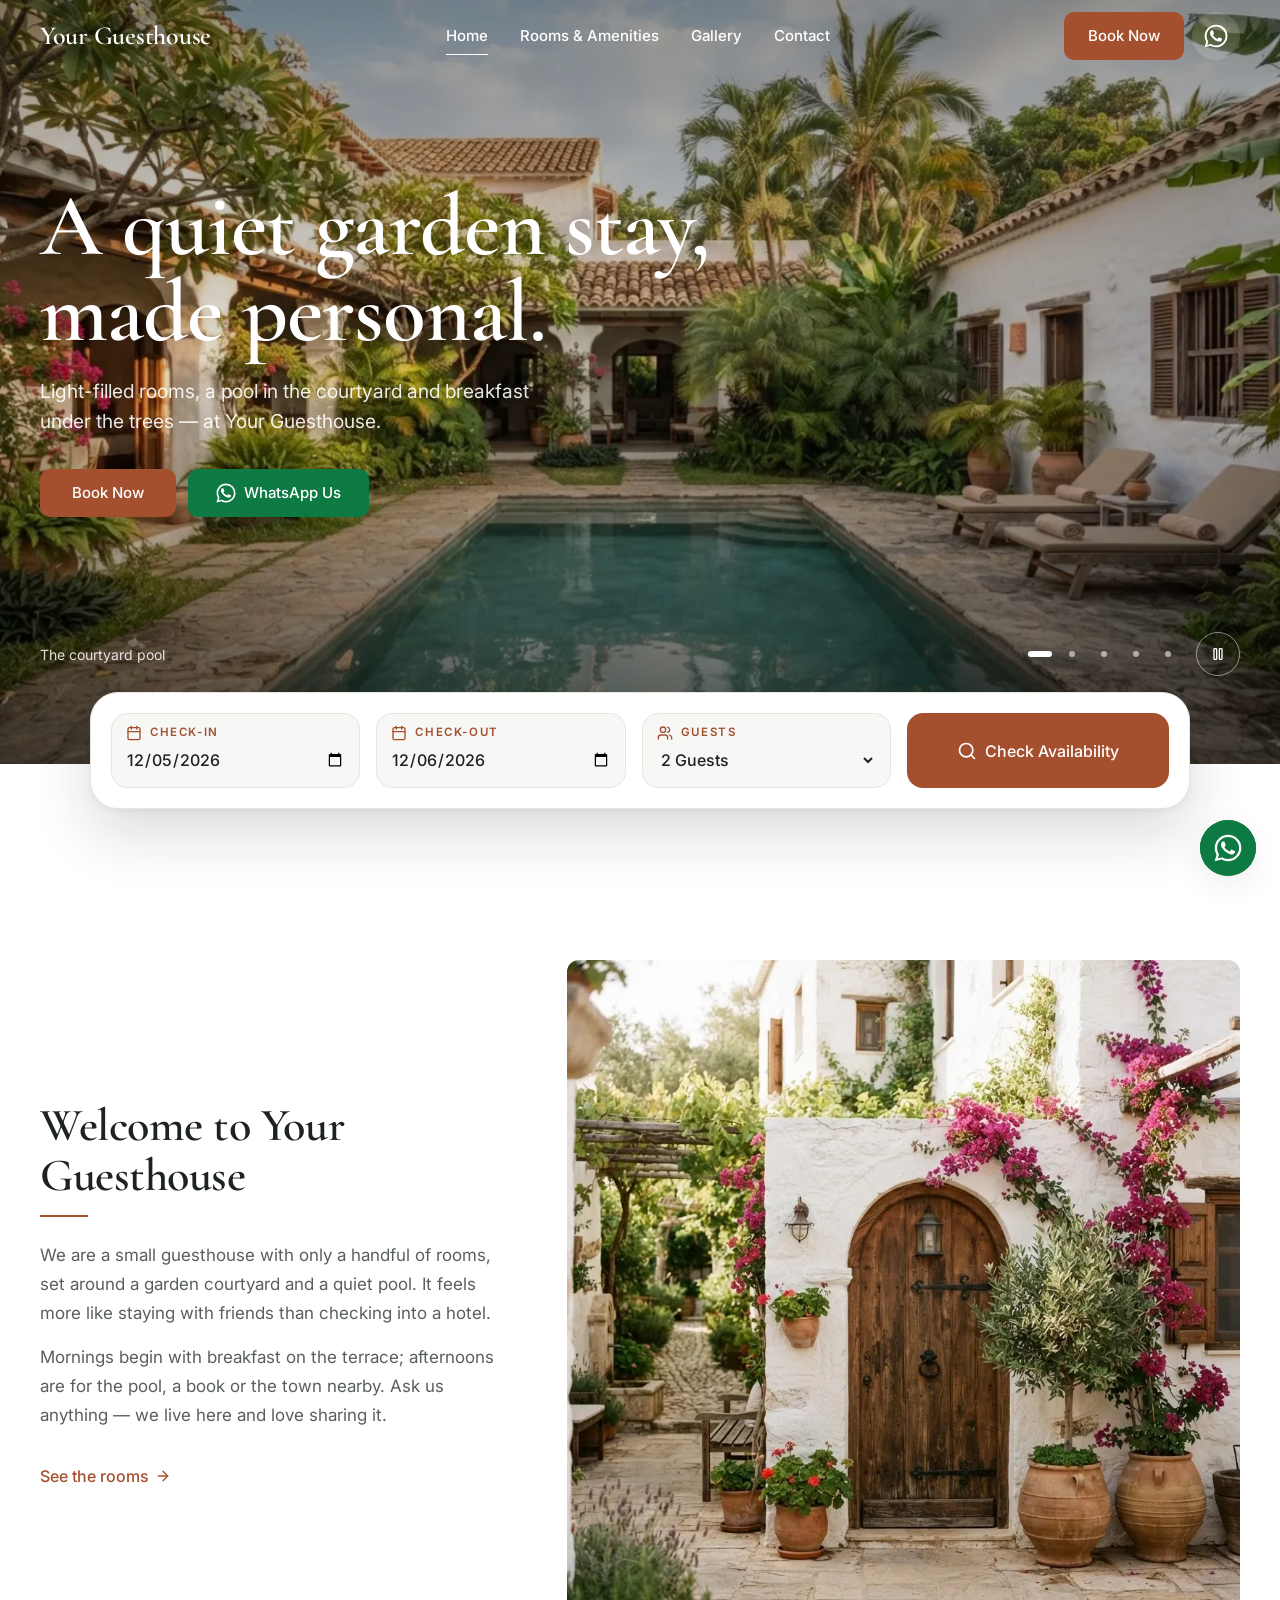
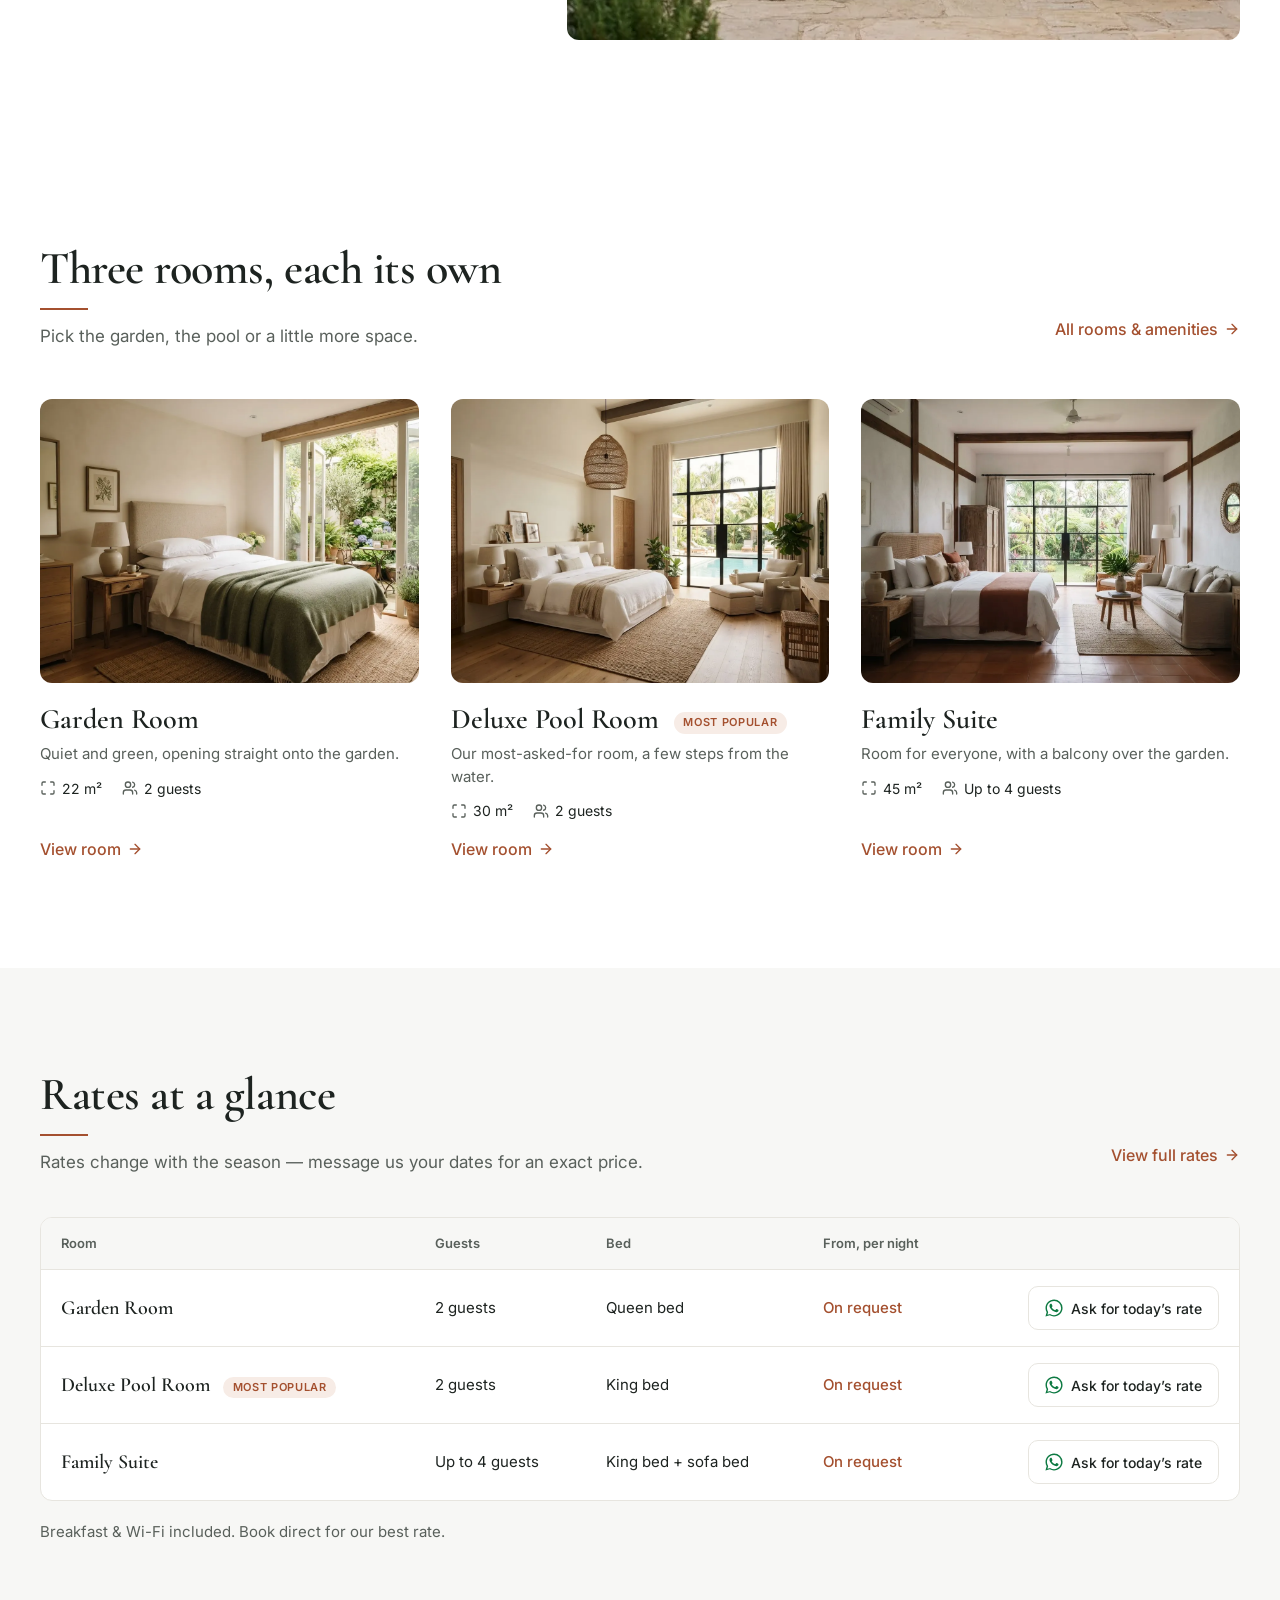
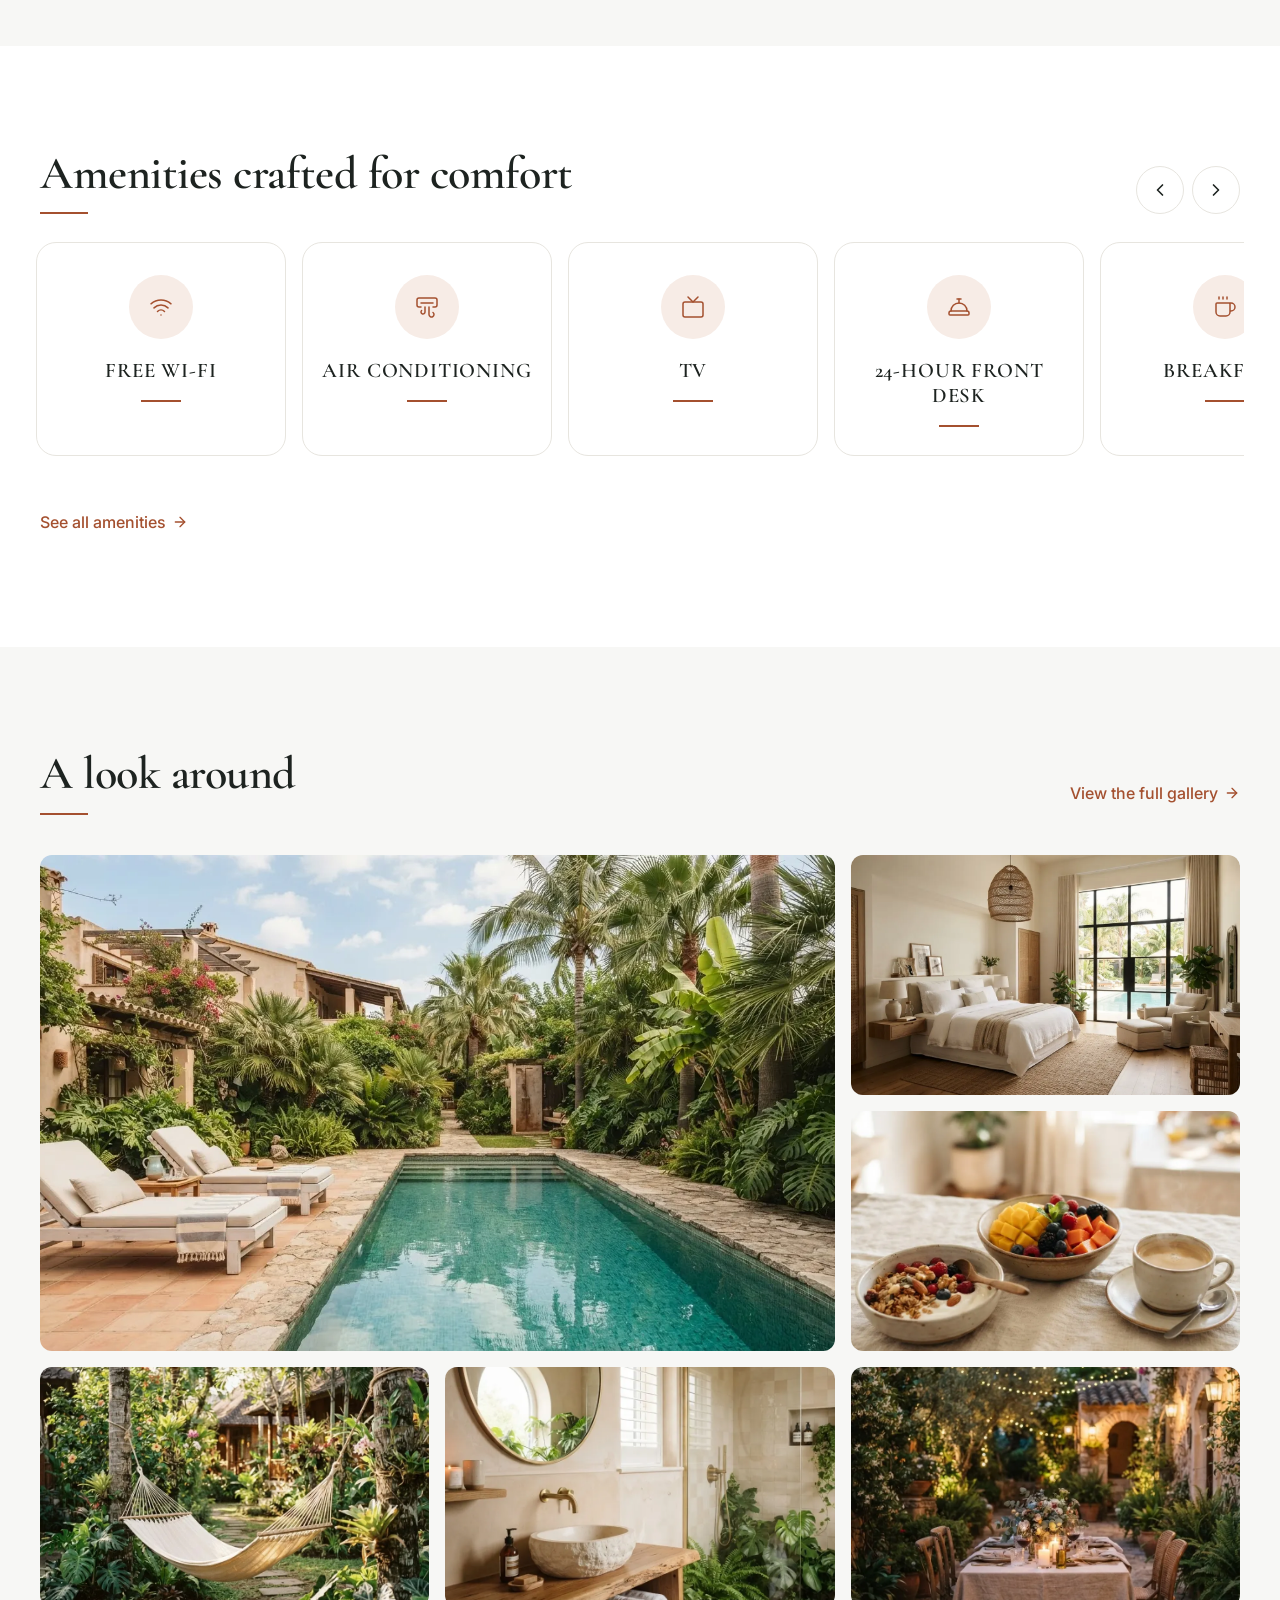
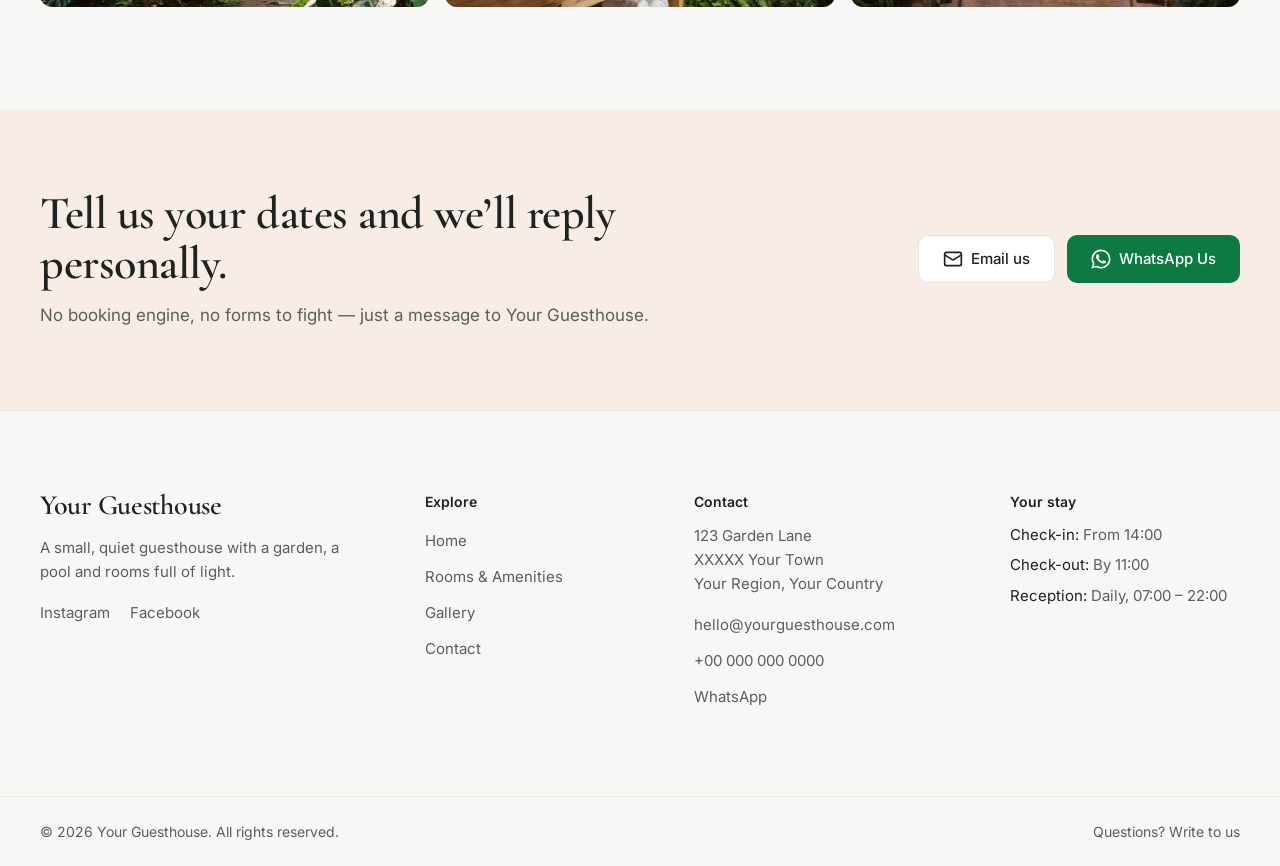
<file: index.html>
<!DOCTYPE html>
<html lang="en">
<head>
  <meta charset="utf-8">
  <meta name="viewport" content="width=device-width, initial-scale=1">
  <title>Your Guesthouse — Boutique guesthouse with garden &amp; pool</title>
  <meta name="description" content="Your Guesthouse is a small boutique guesthouse with light-filled rooms, a courtyard pool and breakfast included. Message us on WhatsApp or email to check availability.">
  <meta name="theme-color" content="#ffffff">
  <!-- TODO: replace the domain below with your real website address (also in sitemap.xml and robots.txt) -->
  <link rel="canonical" href="https://www.yourguesthouse.com/">

  <!-- Social sharing (Facebook, WhatsApp, X) -->
  <meta property="og:type" content="website">
  <meta property="og:site_name" content="Your Guesthouse">
  <meta property="og:title" content="Your Guesthouse — Boutique guesthouse with garden &amp; pool">
  <meta property="og:description" content="Your Guesthouse is a small boutique guesthouse with light-filled rooms, a courtyard pool and breakfast included. Message us on WhatsApp or email to check availability.">
  <meta property="og:url" content="https://www.yourguesthouse.com/">
  <meta property="og:image" content="https://www.yourguesthouse.com/images/hero-1.webp">
  <meta name="twitter:card" content="summary_large_image">
  <meta name="twitter:title" content="Your Guesthouse — Boutique guesthouse with garden &amp; pool">
  <meta name="twitter:description" content="Your Guesthouse is a small boutique guesthouse with light-filled rooms, a courtyard pool and breakfast included. Message us on WhatsApp or email to check availability.">
  <meta name="twitter:image" content="https://www.yourguesthouse.com/images/hero-1.webp">

  <!-- Tells the stylesheet that JavaScript is on, so scroll animations can start hidden. If main.js ever fails, a CSS fallback shows everything after 2 seconds. -->
  <script>document.documentElement.classList.add('js')</script>

  <link rel="icon" href="favicon.svg" type="image/svg+xml">

  <!-- Fonts: Cormorant Garamond (headings) + Inter (text). To change fonts, edit this URL and --font-serif / --font-sans in css/style.css -->
  <link rel="preconnect" href="https://fonts.googleapis.com">
  <link rel="preconnect" href="https://fonts.gstatic.com" crossorigin>
  <link rel="stylesheet" href="https://fonts.googleapis.com/css2?family=Cormorant+Garamond:wght@500;600;700&family=Inter:wght@400;500;600&display=swap">
  <link rel="stylesheet" href="css/style.css">
  <!-- Loads the first hero photo as early as possible so there is no blank flash -->
  <link rel="preload" as="image" href="images/hero-1.webp" imagesrcset="images/hero-1-800.webp 800w, images/hero-1.webp 1376w" imagesizes="100vw" fetchpriority="high">

  <!-- Structured data for Google (LodgingBusiness). TODO: replace the placeholder values; no ratings or reviews are invented. -->
  <script type="application/ld+json">
{
  "@context": "https://schema.org",
  "@type": "LodgingBusiness",
  "name": "Your Guesthouse",
  "description": "A small, quiet guesthouse with a garden, a pool and rooms full of light.",
  "url": "https://www.yourguesthouse.com",
  "email": "hello@yourguesthouse.com",
  "telephone": "+000000000000",
  "image": [
    "https://www.yourguesthouse.com/images/hero-1.webp",
    "https://www.yourguesthouse.com/images/room-deluxe.webp"
  ],
  "checkinTime": "14:00",
  "checkoutTime": "11:00",
  "address": {
    "@type": "PostalAddress",
    "streetAddress": "123 Garden Lane",
    "addressLocality": "Your Town",
    "addressRegion": "Your Region",
    "postalCode": "XXXXX",
    "addressCountry": "Your Country"
  },
  "amenityFeature": [
    {
      "@type": "LocationFeatureSpecification",
      "name": "Free Wi-Fi",
      "value": true
    },
    {
      "@type": "LocationFeatureSpecification",
      "name": "Breakfast included",
      "value": true
    },
    {
      "@type": "LocationFeatureSpecification",
      "name": "Air conditioning",
      "value": true
    },
    {
      "@type": "LocationFeatureSpecification",
      "name": "Courtyard pool",
      "value": true
    },
    {
      "@type": "LocationFeatureSpecification",
      "name": "Free parking",
      "value": true
    },
    {
      "@type": "LocationFeatureSpecification",
      "name": "Daily housekeeping",
      "value": true
    },
    {
      "@type": "LocationFeatureSpecification",
      "name": "Airport transfer",
      "value": true
    },
    {
      "@type": "LocationFeatureSpecification",
      "name": "Laundry service",
      "value": true
    },
    {
      "@type": "LocationFeatureSpecification",
      "name": "Reception",
      "value": true
    },
    {
      "@type": "LocationFeatureSpecification",
      "name": "Bicycles to borrow",
      "value": true
    },
    {
      "@type": "LocationFeatureSpecification",
      "name": "In-room safe",
      "value": true
    },
    {
      "@type": "LocationFeatureSpecification",
      "name": "Tropical garden",
      "value": true
    }
  ],
  "sameAs": [
    "https://www.instagram.com/",
    "https://www.facebook.com/"
  ]
}
  </script>
  <script src="js/main.js" defer></script>
</head>
<body>
<!-- Icons: one inline sprite, referenced everywhere with an svg use element -->
<svg width="0" height="0" style="position:absolute" aria-hidden="true" focusable="false">
<symbol id="i-air-vent" viewBox="0 0 24 24"><path d="M18 17.5a2.5 2.5 0 1 1-4 2.03V12" /> <path d="M6 12H4a2 2 0 0 1-2-2V5a2 2 0 0 1 2-2h16a2 2 0 0 1 2 2v5a2 2 0 0 1-2 2h-2" /> <path d="M6 8h12" /> <path d="M6.6 15.572A2 2 0 1 0 10 17v-5" /></symbol>
<symbol id="i-arrow-right" viewBox="0 0 24 24"><path d="M5 12h14" /> <path d="m12 5 7 7-7 7" /></symbol>
<symbol id="i-calendar" viewBox="0 0 24 24"><path d="M8 2v4" /> <path d="M16 2v4" /> <rect width="18" height="18" x="3" y="4" rx="2" /> <path d="M3 10h18" /></symbol>
<symbol id="i-car" viewBox="0 0 24 24"><path d="M19 17h2c.6 0 1-.4 1-1v-3c0-.9-.7-1.7-1.5-1.9C18.7 10.6 16 10 16 10s-1.3-1.4-2.2-2.3c-.5-.4-1.1-.7-1.8-.7H5c-.6 0-1.1.4-1.4.9l-1.4 2.9A3.7 3.7 0 0 0 2 12v4c0 .6.4 1 1 1h2" /> <circle cx="7" cy="17" r="2" /> <path d="M9 17h6" /> <circle cx="17" cy="17" r="2" /></symbol>
<symbol id="i-chevron-left" viewBox="0 0 24 24"><path d="m15 18-6-6 6-6" /></symbol>
<symbol id="i-chevron-right" viewBox="0 0 24 24"><path d="m9 18 6-6-6-6" /></symbol>
<symbol id="i-coffee" viewBox="0 0 24 24"><path d="M10 2v2" /> <path d="M14 2v2" /> <path d="M16 8a1 1 0 0 1 1 1v8a4 4 0 0 1-4 4H7a4 4 0 0 1-4-4V9a1 1 0 0 1 1-1h14a4 4 0 1 1 0 8h-1" /> <path d="M6 2v2" /></symbol>
<symbol id="i-concierge-bell" viewBox="0 0 24 24"><path d="M3 20a1 1 0 0 1-1-1v-1a2 2 0 0 1 2-2h16a2 2 0 0 1 2 2v1a1 1 0 0 1-1 1Z" /> <path d="M20 16a8 8 0 1 0-16 0" /> <path d="M12 4v4" /> <path d="M10 4h4" /></symbol>
<symbol id="i-mail" viewBox="0 0 24 24"><path d="m22 7-8.991 5.727a2 2 0 0 1-2.009 0L2 7" /> <rect x="2" y="4" width="20" height="16" rx="2" /></symbol>
<symbol id="i-maximize" viewBox="0 0 24 24"><path d="M8 3H5a2 2 0 0 0-2 2v3" /> <path d="M21 8V5a2 2 0 0 0-2-2h-3" /> <path d="M3 16v3a2 2 0 0 0 2 2h3" /> <path d="M16 21h3a2 2 0 0 0 2-2v-3" /></symbol>
<symbol id="i-menu" viewBox="0 0 24 24"><path d="M4 12h16" /> <path d="M4 18h16" /> <path d="M4 6h16" /></symbol>
<symbol id="i-pause" viewBox="0 0 24 24"><rect x="14" y="4" width="4" height="16" rx="1" /> <rect x="6" y="4" width="4" height="16" rx="1" /></symbol>
<symbol id="i-play" viewBox="0 0 24 24"><polygon points="6 3 20 12 6 21 6 3" /></symbol>
<symbol id="i-search" viewBox="0 0 24 24"><path d="m21 21-4.34-4.34" /> <circle cx="11" cy="11" r="8" /></symbol>
<symbol id="i-sparkles" viewBox="0 0 24 24"><path d="M9.937 15.5A2 2 0 0 0 8.5 14.063l-6.135-1.582a.5.5 0 0 1 0-.962L8.5 9.936A2 2 0 0 0 9.937 8.5l1.582-6.135a.5.5 0 0 1 .963 0L14.063 8.5A2 2 0 0 0 15.5 9.937l6.135 1.581a.5.5 0 0 1 0 .964L15.5 14.063a2 2 0 0 0-1.437 1.437l-1.582 6.135a.5.5 0 0 1-.963 0z" /> <path d="M20 3v4" /> <path d="M22 5h-4" /> <path d="M4 17v2" /> <path d="M5 18H3" /></symbol>
<symbol id="i-tv" viewBox="0 0 24 24"><path d="m17 2-5 5-5-5" /> <rect width="20" height="15" x="2" y="7" rx="2" /></symbol>
<symbol id="i-users" viewBox="0 0 24 24"><path d="M16 21v-2a4 4 0 0 0-4-4H6a4 4 0 0 0-4 4v2" /> <path d="M16 3.128a4 4 0 0 1 0 7.744" /> <path d="M22 21v-2a4 4 0 0 0-3-3.87" /> <circle cx="9" cy="7" r="4" /></symbol>
<symbol id="i-waves" viewBox="0 0 24 24"><path d="M2 6c.6.5 1.2 1 2.5 1C7 7 7 5 9.5 5c2.6 0 2.4 2 5 2 2.5 0 2.5-2 5-2 1.3 0 1.9.5 2.5 1" /> <path d="M2 12c.6.5 1.2 1 2.5 1 2.5 0 2.5-2 5-2 2.6 0 2.4 2 5 2 2.5 0 2.5-2 5-2 1.3 0 1.9.5 2.5 1" /> <path d="M2 18c.6.5 1.2 1 2.5 1 2.5 0 2.5-2 5-2 2.6 0 2.4 2 5 2 2.5 0 2.5-2 5-2 1.3 0 1.9.5 2.5 1" /></symbol>
<symbol id="i-whatsapp" viewBox="0 0 24 24"><path d="M17.47 14.38c-.3-.15-1.76-.87-2.03-.97-.27-.1-.47-.15-.67.15-.2.3-.77.97-.94 1.17-.17.2-.35.22-.65.07-.3-.15-1.26-.46-2.4-1.48-.89-.79-1.49-1.77-1.66-2.07-.17-.3-.02-.46.13-.61.13-.13.3-.35.45-.52.15-.17.2-.3.3-.5.1-.2.05-.37-.03-.52-.07-.15-.67-1.62-.92-2.22-.24-.58-.49-.5-.67-.51h-.57c-.2 0-.52.07-.79.37-.27.3-1.04 1.02-1.04 2.48s1.07 2.88 1.21 3.08c.15.2 2.1 3.2 5.08 4.49.71.31 1.26.49 1.69.63.71.23 1.36.2 1.87.12.57-.08 1.76-.72 2-1.41.25-.7.25-1.29.17-1.41-.07-.13-.27-.2-.57-.35zM12.04 21.5h-.01a9.43 9.43 0 0 1-4.8-1.32l-.35-.2-3.57.93.95-3.48-.22-.36a9.4 9.4 0 0 1-1.44-5.02c0-5.2 4.24-9.43 9.45-9.43a9.38 9.38 0 0 1 6.68 2.77 9.37 9.37 0 0 1 2.76 6.67c0 5.2-4.24 9.44-9.45 9.44zm8.04-17.47A11.3 11.3 0 0 0 12.04.7C5.77.7.67 5.8.67 12.06c0 2 .52 3.96 1.52 5.68L.57 23.3l5.7-1.5a11.33 11.33 0 0 0 5.77 1.47h.01c6.26 0 11.36-5.1 11.37-11.37a11.3 11.3 0 0 0-3.34-8.04z"/></symbol>
<symbol id="i-wifi" viewBox="0 0 24 24"><path d="M12 20h.01" /> <path d="M2 8.82a15 15 0 0 1 20 0" /> <path d="M5 12.859a10 10 0 0 1 14 0" /> <path d="M8.5 16.429a5 5 0 0 1 7 0" /></symbol>
<symbol id="i-x" viewBox="0 0 24 24"><path d="M18 6 6 18" /> <path d="m6 6 12 12" /></symbol>
</svg>
<a class="skip-link" href="#main">Skip to content</a>

<!-- ===== HEADER (same on every page) ===== -->
<header class="site-header site-header--home">
  <div class="container site-header__bar">
    <!-- TODO: replace "Your Guesthouse" with your guesthouse name (use Find &amp; Replace, see README) -->
    <a class="logo" href="index.html">Your Guesthouse</a>

    <nav class="main-nav" aria-label="Main">
      <ul>
          <li><a href="index.html" aria-current="page">Home</a></li>
          <li><a href="rooms.html">Rooms &amp; Amenities</a></li>
          <li><a href="gallery.html">Gallery</a></li>
          <li><a href="contact.html">Contact</a></li>
      </ul>
    </nav>

    <div class="header-actions">
      <a class="btn btn-accent" href="contact.html#booking">Book Now</a>
      <a class="icon-btn icon-btn--wa" href="https://wa.me/000000000001?text=Hello%2C%20I%27d%20like%20to%20check%20availability" target="_blank" rel="noopener noreferrer" aria-label="Message us on WhatsApp (opens in a new tab)"><svg class="icon icon--fill icon--lg" aria-hidden="true" focusable="false"><use href="#i-whatsapp"/></svg></a>
      <button class="icon-btn menu-toggle" type="button" aria-expanded="false" aria-controls="mobile-menu" aria-label="Open menu">
        <svg class="icon icon--lg icon-open" aria-hidden="true" focusable="false"><use href="#i-menu"/></svg><svg class="icon icon--lg icon-close" aria-hidden="true" focusable="false"><use href="#i-x"/></svg>
      </button>
    </div>
  </div>

  <!-- Mobile menu (opens with the hamburger button) -->
  <div id="mobile-menu" class="mobile-menu">
    <nav class="container" aria-label="Mobile">
      <ul>
          <li><a href="index.html" aria-current="page">Home</a></li>
          <li><a href="rooms.html">Rooms &amp; Amenities</a></li>
          <li><a href="gallery.html">Gallery</a></li>
          <li><a href="contact.html">Contact</a></li>
      </ul>
      <div class="mobile-menu__actions">
        <a class="btn btn-accent" href="contact.html#booking">Book Now</a>
        <a class="btn btn-whatsapp" href="https://wa.me/000000000001?text=Hello%2C%20I%27d%20like%20to%20check%20availability" target="_blank" rel="noopener noreferrer"><svg class="icon icon--fill" aria-hidden="true" focusable="false"><use href="#i-whatsapp"/></svg> WhatsApp Us</a>
      </div>
      <p class="mobile-menu__mail"><a href="mailto:hello@yourguesthouse.com">hello@yourguesthouse.com</a></p>
    </nav>
  </div>
</header>

<main id="main" tabindex="-1">
    <!-- ===== HERO SLIDER =====
         5 full-screen photos. Timing / zoom are set in js/main.js (HERO block).
         To change a photo: replace the file in /images, or edit the src below. Edit data-label for the small caption. -->
    <section class="hero hero--bar" aria-roledescription="carousel" aria-label="Photos of Your Guesthouse">
      <div class="hero__slides">
        <div class="hero__slide" role="group" aria-roledescription="slide" aria-label="1 of 5: The courtyard pool" data-label="The courtyard pool" style="--origin: 50% 60%">
          <img src="images/hero-1.webp" srcset="images/hero-1-800.webp 800w, images/hero-1.webp 1376w" sizes="100vw" width="1376" height="768" alt="Whitewashed guesthouse with terracotta roofs around a turquoise courtyard pool and frangipani trees" fetchpriority="high" decoding="async">
        </div>
        <div class="hero__slide" role="group" aria-roledescription="slide" aria-label="2 of 5: Loungers in the garden" data-label="Loungers in the garden" style="--origin: 40% 50%">
          <img src="[data-uri]" data-src="images/hero-3.webp" data-srcset="images/hero-3-800.webp 800w, images/hero-3.webp 1376w" sizes="100vw" width="1376" height="768" alt="Two white sun loungers beside a clear garden pool framed by palm trees" decoding="async">
        </div>
        <div class="hero__slide" role="group" aria-roledescription="slide" aria-label="3 of 5: A light-filled bedroom" data-label="A light-filled bedroom" style="--origin: 55% 45%">
          <img src="[data-uri]" data-src="images/hero-2.webp" data-srcset="images/hero-2-800.webp 800w, images/hero-2.webp 1376w" sizes="100vw" width="1376" height="768" alt="Bright bedroom with white linen, a rattan headboard and sheer curtains open to the garden" decoding="async">
        </div>
        <div class="hero__slide" role="group" aria-roledescription="slide" aria-label="4 of 5: Breakfast on the terrace" data-label="Breakfast on the terrace" style="--origin: 50% 55%">
          <img src="[data-uri]" data-src="images/hero-4.webp" data-srcset="images/hero-4-800.webp 800w, images/hero-4.webp 1376w" sizes="100vw" width="1376" height="768" alt="Breakfast of tropical fruit, coffee and croissants on a shaded wooden terrace table" decoding="async">
        </div>
        <div class="hero__slide" role="group" aria-roledescription="slide" aria-label="5 of 5: The garden path" data-label="The garden path" style="--origin: 50% 40%">
          <img src="[data-uri]" data-src="images/hero-5.webp" data-srcset="images/hero-5-800.webp 800w, images/hero-5.webp 1376w" sizes="100vw" width="1376" height="768" alt="Stone path winding through a lush courtyard garden towards white guesthouse walls" decoding="async">
        </div>
      </div>
      <div class="hero__overlay" aria-hidden="true"></div>

      <div class="hero__content">
        <div class="container">
          <div class="hero__text">
            <h1 data-reveal>A quiet garden stay, made personal.</h1>
            <p class="hero__sub" data-reveal style="--d:150ms">Light-filled rooms, a pool in the courtyard and breakfast under the trees — at Your Guesthouse.</p>
            <div class="btn-row" data-reveal style="--d:300ms">
              <a class="btn btn-accent" href="contact.html#booking">Book Now</a>
              <a class="btn btn-whatsapp" href="https://wa.me/000000000001?text=Hello%2C%20I%27d%20like%20to%20check%20availability" target="_blank" rel="noopener noreferrer"><svg class="icon icon--fill" aria-hidden="true" focusable="false"><use href="#i-whatsapp"/></svg> WhatsApp Us</a>
            </div>
          </div>
        </div>
      </div>

      <div class="hero__controls">
        <div class="container">
          <p class="hero__caption" aria-hidden="true"></p>
          <div class="hero__nav">
            <div class="hero__dots" role="group" aria-label="Choose slide"></div>
            <button class="hero__pause" type="button" aria-pressed="false" aria-label="Pause slideshow">
              <svg class="icon icon--sm icon-pause" aria-hidden="true" focusable="false"><use href="#i-pause"/></svg><svg class="icon icon--sm icon-play" aria-hidden="true" focusable="false"><use href="#i-play"/></svg>
            </button>
          </div>
        </div>
      </div>
      <p class="sr-only hero__live" aria-live="off"></p>
    </section>

    <!-- ===== AVAILABILITY BAR =====
         No backend: "Check Availability" opens the Contact page with these dates filled in (see js/main.js, section 5b). -->
    <div class="availability" data-reveal style="--d:700ms">
      <div class="container">
        <form id="availability-form" class="availability__card" novalidate aria-labelledby="availability-title">
          <h2 id="availability-title" class="sr-only">Check availability</h2>
          <div class="availability__field">
            <label for="avail-checkin"><svg class="icon icon--sm" aria-hidden="true" focusable="false"><use href="#i-calendar"/></svg> Check-in</label>
            <input class="control" type="date" id="avail-checkin" name="checkin" required aria-describedby="avail-error">
          </div>
          <div class="availability__field">
            <label for="avail-checkout"><svg class="icon icon--sm" aria-hidden="true" focusable="false"><use href="#i-calendar"/></svg> Check-out</label>
            <input class="control" type="date" id="avail-checkout" name="checkout" required aria-describedby="avail-error">
          </div>
          <div class="availability__field availability__field--guests">
            <label for="avail-guests"><svg class="icon icon--sm" aria-hidden="true" focusable="false"><use href="#i-users"/></svg> Guests</label>
            <select class="control" id="avail-guests" name="guests">
              <option value="1">1 Guest</option>
              <option value="2" selected>2 Guests</option>
              <option value="3">3 Guests</option>
              <option value="4">4 Guests</option>
              <option value="5">5 Guests</option>
              <option value="6">6 Guests</option>
            </select>
          </div>
          <button class="btn btn-accent availability__btn" type="submit"><svg class="icon" aria-hidden="true" focusable="false"><use href="#i-search"/></svg> Check Availability</button>
          <p id="avail-error" class="availability__error" aria-live="polite"></p>
        </form>
      </div>
    </div>

    <!-- ===== WELCOME ===== -->
    <section class="section bg-paper" aria-labelledby="welcome-heading">
      <div class="container welcome">
        <div class="welcome__text" data-reveal>
          <h2 id="welcome-heading" class="heading-2 heading--line" data-reveal>Welcome to Your Guesthouse</h2>
          <p class="lead mt-6">We are a small guesthouse with only a handful of rooms, set around a garden courtyard and a quiet pool. It feels more like staying with friends than checking into a hotel.</p>
          <p class="lead mt-4">Mornings begin with breakfast on the terrace; afternoons are for the pool, a book or the town nearby. Ask us anything — we live here and love sharing it.</p>
          <a class="text-link mt-6" href="rooms.html">See the rooms <svg class="icon icon--sm" aria-hidden="true" focusable="false"><use href="#i-arrow-right"/></svg></a>
        </div>
        <div class="welcome__media" data-reveal style="--d:150ms">
          <img class="welcome__img" src="images/intro-entrance.webp" width="928" height="1152" alt="Arched wooden entrance door flanked by olive trees in terracotta pots and bougainvillea" loading="lazy" decoding="async">
        </div>
      </div>
    </section>

    <!-- ===== HIGHLIGHTS ===== -->
    <!-- <section class="highlights" aria-labelledby="highlights-heading">
      <h2 id="highlights-heading" class="sr-only">What every stay includes</h2>
      <ul class="container">
        <li data-reveal>
          <svg class="icon icon--thin" aria-hidden="true" focusable="false"><use href="#i-coffee"/></svg>
          <div><h3>Breakfast included</h3><p>Fresh fruit, eggs and good coffee every morning.</p></div>
        </li>
        <li data-reveal style="--d:100ms">
          <svg class="icon icon--thin" aria-hidden="true" focusable="false"><use href="#i-wifi"/></svg>
          <div><h3>Free Wi-Fi</h3><p>A steady connection in every room and the garden.</p></div>
        </li>
        <li data-reveal style="--d:200ms">
          <svg class="icon icon--thin" aria-hidden="true" focusable="false"><use href="#i-waves"/></svg>
          <div><h3>Courtyard pool</h3><p>A quiet place to swim and read between outings.</p></div>
        </li>
        <li data-reveal style="--d:300ms">
          <svg class="icon icon--thin" aria-hidden="true" focusable="false"><use href="#i-concierge-bell"/></svg>
          <div><h3>A personal welcome</h3><p>We greet you ourselves and help plan your days.</p></div>
        </li>
      </ul>
    </section> -->

    <!-- ===== FEATURED ROOMS (edit the room details in rooms.html too) ===== -->
    <section class="section bg-paper" aria-labelledby="rooms-heading">
      <div class="container">
        <div class="section-head">
          <div>
            <h2 id="rooms-heading" class="heading-2 heading--line" data-reveal>Three rooms, each its own</h2>
            <p class="lead mt-3">Pick the garden, the pool or a little more space.</p>
          </div>
          <a class="text-link" href="rooms.html">All rooms &amp; amenities <svg class="icon icon--sm" aria-hidden="true" focusable="false"><use href="#i-arrow-right"/></svg></a>
        </div>
        <ul class="room-cards">
        <li data-reveal>
          <article class="room-card">
            <a class="room-card__img-link" href="rooms.html#garden-room" tabindex="-1" aria-hidden="true"><img src="images/room-garden.webp" width="1200" height="896" alt="" loading="lazy" decoding="async"></a>
            <h3 class="heading-3">Garden Room</h3>
            <p class="room-card__summary">Quiet and green, opening straight onto the garden.</p>
            <p class="room-card__meta">
              <span><svg class="icon icon--sm icon--muted" aria-hidden="true" focusable="false"><use href="#i-maximize"/></svg>22 m²</span>
              <span><svg class="icon icon--sm icon--muted" aria-hidden="true" focusable="false"><use href="#i-users"/></svg>2 guests</span>
            </p>
            <a class="text-link" href="rooms.html#garden-room" aria-label="View room: Garden Room">View room <svg class="icon icon--sm" aria-hidden="true" focusable="false"><use href="#i-arrow-right"/></svg></a>
          </article>
        </li>
        <li data-reveal style="--d:120ms">
          <article class="room-card">
            <a class="room-card__img-link" href="rooms.html#deluxe-pool-room" tabindex="-1" aria-hidden="true"><img src="images/room-deluxe.webp" width="1200" height="896" alt="" loading="lazy" decoding="async"></a>
            <h3 class="heading-3">Deluxe Pool Room <span class="badge">Most popular</span></h3>
            <p class="room-card__summary">Our most-asked-for room, a few steps from the water.</p>
            <p class="room-card__meta">
              <span><svg class="icon icon--sm icon--muted" aria-hidden="true" focusable="false"><use href="#i-maximize"/></svg>30 m²</span>
              <span><svg class="icon icon--sm icon--muted" aria-hidden="true" focusable="false"><use href="#i-users"/></svg>2 guests</span>
            </p>
            <a class="text-link" href="rooms.html#deluxe-pool-room" aria-label="View room: Deluxe Pool Room">View room <svg class="icon icon--sm" aria-hidden="true" focusable="false"><use href="#i-arrow-right"/></svg></a>
          </article>
        </li>
        <li data-reveal style="--d:240ms">
          <article class="room-card">
            <a class="room-card__img-link" href="rooms.html#family-suite" tabindex="-1" aria-hidden="true"><img src="images/room-suite.webp" width="1200" height="896" alt="" loading="lazy" decoding="async"></a>
            <h3 class="heading-3">Family Suite</h3>
            <p class="room-card__summary">Room for everyone, with a balcony over the garden.</p>
            <p class="room-card__meta">
              <span><svg class="icon icon--sm icon--muted" aria-hidden="true" focusable="false"><use href="#i-maximize"/></svg>45 m²</span>
              <span><svg class="icon icon--sm icon--muted" aria-hidden="true" focusable="false"><use href="#i-users"/></svg>Up to 4 guests</span>
            </p>
            <a class="text-link" href="rooms.html#family-suite" aria-label="View room: Family Suite">View room <svg class="icon icon--sm" aria-hidden="true" focusable="false"><use href="#i-arrow-right"/></svg></a>
          </article>
        </li>
        </ul>
      </div>
    </section>

    <!-- ===== RATES AT A GLANCE =====
         TODO: keep these prices the same as the table in rooms.html (section "RATES"). Replace "On request" with your price, e.g. "€95". -->
    <section class="section bg-mist" aria-labelledby="home-rates-heading">
      <div class="container">
        <div class="section-head">
          <div>
            <h2 id="home-rates-heading" class="heading-2 heading--line" data-reveal>Rates at a glance</h2>
            <p class="lead mt-3">Rates change with the season — message us your dates for an exact price.</p>
          </div>
          <a class="text-link" href="rooms.html#rates">View full rates <svg class="icon icon--sm" aria-hidden="true" focusable="false"><use href="#i-arrow-right"/></svg></a>
        </div>
        <div class="rates-wrap" data-reveal>
          <table class="rates-table">
            <caption class="sr-only">Room rates per night</caption>
            <thead>
              <tr>
                <th scope="col">Room</th>
                <th scope="col">Guests</th>
                <th scope="col">Bed</th>
                <th scope="col">From, per night</th>
                <th scope="col"><span class="sr-only">Ask about this room</span></th>
              </tr>
            </thead>
            <tbody>
            <tr data-reveal>
              <th scope="row" class="room-name">Garden Room</th>
              <td data-label="Guests">2 guests</td>
              <td data-label="Bed">Queen bed</td>
              <td data-label="From, per night" class="price">On request</td>
              <td class="rates-action"><a class="btn btn-outline btn-sm" href="https://wa.me/000000000001?text=Hello%2C%20I%27d%20like%20to%20know%20today%27s%20rate%20for%20the%20Garden%20Room%20at%20Your%20Guesthouse." target="_blank" rel="noopener noreferrer"><svg class="icon icon--fill" aria-hidden="true" focusable="false"><use href="#i-whatsapp"/></svg> Ask for today’s rate</a></td>
            </tr>
            <tr data-reveal style="--d:80ms">
              <th scope="row" class="room-name">Deluxe Pool Room <span class="badge">Most popular</span></th>
              <td data-label="Guests">2 guests</td>
              <td data-label="Bed">King bed</td>
              <td data-label="From, per night" class="price">On request</td>
              <td class="rates-action"><a class="btn btn-outline btn-sm" href="https://wa.me/000000000001?text=Hello%2C%20I%27d%20like%20to%20know%20today%27s%20rate%20for%20the%20Deluxe%20Pool%20Room%20at%20Your%20Guesthouse." target="_blank" rel="noopener noreferrer"><svg class="icon icon--fill" aria-hidden="true" focusable="false"><use href="#i-whatsapp"/></svg> Ask for today’s rate</a></td>
            </tr>
            <tr data-reveal style="--d:160ms">
              <th scope="row" class="room-name">Family Suite</th>
              <td data-label="Guests">Up to 4 guests</td>
              <td data-label="Bed">King bed + sofa bed</td>
              <td data-label="From, per night" class="price">On request</td>
              <td class="rates-action"><a class="btn btn-outline btn-sm" href="https://wa.me/000000000001?text=Hello%2C%20I%27d%20like%20to%20know%20today%27s%20rate%20for%20the%20Family%20Suite%20at%20Your%20Guesthouse." target="_blank" rel="noopener noreferrer"><svg class="icon icon--fill" aria-hidden="true" focusable="false"><use href="#i-whatsapp"/></svg> Ask for today’s rate</a></td>
            </tr>
            </tbody>
          </table>
        </div>
        <p class="rates-note">Breakfast &amp; Wi-Fi included. Book direct for our best rate.</p>
      </div>
    </section>

    <!-- ===== AMENITIES CAROUSEL =====
         Swipe or use the arrow buttons. To change an item, edit its <li>. Full list lives on rooms.html. -->
    <section class="section bg-paper" aria-labelledby="home-amenities-heading">
      <div class="container" data-carousel>
        <div class="section-head">
          <h2 id="home-amenities-heading" class="heading-2 heading--line" data-reveal>Amenities crafted for comfort</h2>
          <div class="carousel__arrows">
            <button class="carousel__btn" type="button" data-carousel-prev aria-label="Previous amenities"><svg class="icon" aria-hidden="true" focusable="false"><use href="#i-chevron-left"/></svg></button>
            <button class="carousel__btn" type="button" data-carousel-next aria-label="Next amenities"><svg class="icon" aria-hidden="true" focusable="false"><use href="#i-chevron-right"/></svg></button>
          </div>
        </div>
        <ul class="carousel__track" tabindex="0" role="region" aria-label="Amenities, scroll sideways">
          <li class="amenity-card" data-reveal>
            <div class="amenity-card__inner">
              <span class="amenity-card__icon"><svg class="icon icon--lg icon--thin" aria-hidden="true" focusable="false"><use href="#i-wifi"/></svg></span>
              <h3>Free Wi-Fi</h3>
              <span class="amenity-card__line" aria-hidden="true"></span>
            </div>
          </li>
          <li class="amenity-card" data-reveal style="--d:70ms">
            <div class="amenity-card__inner">
              <span class="amenity-card__icon"><svg class="icon icon--lg icon--thin" aria-hidden="true" focusable="false"><use href="#i-air-vent"/></svg></span>
              <h3>Air conditioning</h3>
              <span class="amenity-card__line" aria-hidden="true"></span>
            </div>
          </li>
          <li class="amenity-card" data-reveal style="--d:140ms">
            <div class="amenity-card__inner">
              <span class="amenity-card__icon"><svg class="icon icon--lg icon--thin" aria-hidden="true" focusable="false"><use href="#i-tv"/></svg></span>
              <h3>TV</h3>
              <span class="amenity-card__line" aria-hidden="true"></span>
            </div>
          </li>
          <li class="amenity-card" data-reveal style="--d:210ms">
            <div class="amenity-card__inner">
              <span class="amenity-card__icon"><svg class="icon icon--lg icon--thin" aria-hidden="true" focusable="false"><use href="#i-concierge-bell"/></svg></span>
              <h3>24-hour front desk</h3>
              <span class="amenity-card__line" aria-hidden="true"></span>
            </div>
          </li>
          <li class="amenity-card" data-reveal style="--d:280ms">
            <div class="amenity-card__inner">
              <span class="amenity-card__icon"><svg class="icon icon--lg icon--thin" aria-hidden="true" focusable="false"><use href="#i-coffee"/></svg></span>
              <h3>Breakfast</h3>
              <span class="amenity-card__line" aria-hidden="true"></span>
            </div>
          </li>
          <li class="amenity-card" data-reveal style="--d:350ms">
            <div class="amenity-card__inner">
              <span class="amenity-card__icon"><svg class="icon icon--lg icon--thin" aria-hidden="true" focusable="false"><use href="#i-waves"/></svg></span>
              <h3>Pool</h3>
              <span class="amenity-card__line" aria-hidden="true"></span>
            </div>
          </li>
          <li class="amenity-card" data-reveal style="--d:420ms">
            <div class="amenity-card__inner">
              <span class="amenity-card__icon"><svg class="icon icon--lg icon--thin" aria-hidden="true" focusable="false"><use href="#i-car"/></svg></span>
              <h3>Parking</h3>
              <span class="amenity-card__line" aria-hidden="true"></span>
            </div>
          </li>
          <li class="amenity-card" data-reveal style="--d:490ms">
            <div class="amenity-card__inner">
              <span class="amenity-card__icon"><svg class="icon icon--lg icon--thin" aria-hidden="true" focusable="false"><use href="#i-sparkles"/></svg></span>
              <h3>Housekeeping</h3>
              <span class="amenity-card__line" aria-hidden="true"></span>
            </div>
          </li>
        </ul>
        <a class="text-link mt-4" href="rooms.html#amenities">See all amenities <svg class="icon icon--sm" aria-hidden="true" focusable="false"><use href="#i-arrow-right"/></svg></a>
      </div>
    </section>

    <!-- ===== GALLERY PREVIEW (6 photos) ===== -->
    <section class="section bg-mist" aria-labelledby="gallery-heading">
      <div class="container">
        <div class="section-head">
          <h2 id="gallery-heading" class="heading-2 heading--line" data-reveal>A look around</h2>
          <a class="text-link" href="gallery.html">View the full gallery <svg class="icon icon--sm" aria-hidden="true" focusable="false"><use href="#i-arrow-right"/></svg></a>
        </div>
        <ul class="preview-grid">
          <li data-reveal><a href="gallery.html" aria-label="Loungers by the water — open the gallery"><img src="images/hero-3.webp" width="1376" height="768" alt="Two white sun loungers beside a clear garden pool framed by palm trees" loading="lazy" decoding="async"></a></li>
          <li data-reveal style="--d:80ms"><a href="gallery.html" aria-label="Deluxe Pool Room — open the gallery"><img src="images/room-deluxe.webp" width="1200" height="896" alt="Deluxe Pool Room with a king bed, rattan pendant lamp and tall windows facing the pool" loading="lazy" decoding="async"></a></li>
          <li data-reveal style="--d:160ms"><a href="gallery.html" aria-label="Fresh fruit at breakfast — open the gallery"><img src="images/breakfast.webp" width="1024" height="1024" alt="Bowls of fresh mango, papaya and berries with yoghurt, granola and a cup of coffee" loading="lazy" decoding="async"></a></li>
          <li data-reveal style="--d:240ms"><a href="gallery.html" aria-label="A hammock under the palms — open the gallery"><img src="images/garden-hammock.webp" width="928" height="1152" alt="Cream cotton hammock strung between palms in dappled garden light" loading="lazy" decoding="async"></a></li>
          <li data-reveal style="--d:320ms"><a href="gallery.html" aria-label="Stone basin and rain shower — open the gallery"><img src="images/bathroom.webp" width="896" height="1200" alt="Bathroom with a stone basin on a wooden vanity, round mirror and rain shower with plants" loading="lazy" decoding="async"></a></li>
          <li data-reveal style="--d:400ms"><a href="gallery.html" aria-label="Dinner in the courtyard — open the gallery"><img src="images/dinner-courtyard.webp" width="896" height="1200" alt="Candlelit table for two under string lights in the garden courtyard" loading="lazy" decoding="async"></a></li>
        </ul>
      </div>
    </section>

    <!-- ===== CALL TO ACTION ===== -->
    <section class="cta" aria-labelledby="cta-heading">
      <div class="container cta__inner">
        <div class="cta__text" data-reveal>
          <h2 id="cta-heading" class="heading-2">Tell us your dates and we’ll reply personally.</h2>
          <p class="lead mt-3">No booking engine, no forms to fight — just a message to Your Guesthouse.</p>
        </div>
        <div class="btn-row" data-reveal style="--d:150ms">
          <a class="btn btn-outline" href="mailto:hello@yourguesthouse.com?subject=Availability%20request%20%E2%80%93%20Your%20Guesthouse"><svg class="icon" aria-hidden="true" focusable="false"><use href="#i-mail"/></svg> Email us</a>
          <a class="btn btn-whatsapp" href="https://wa.me/000000000001?text=Hello%2C%20I%27d%20like%20to%20check%20availability" target="_blank" rel="noopener noreferrer"><svg class="icon icon--fill" aria-hidden="true" focusable="false"><use href="#i-whatsapp"/></svg> WhatsApp Us</a>
        </div>
      </div>
    </section>
</main>

<!-- ===== FOOTER (same on every page) ===== -->
<footer class="site-footer">
  <div class="container site-footer__grid">
    <div>
      <a class="logo" href="index.html">Your Guesthouse</a>
      <p class="site-footer__tagline">A small, quiet guesthouse with a garden, a pool and rooms full of light.</p>
      <!-- TODO: replace the social links with your own profiles (or delete this list) -->
      <ul class="site-footer__social">
        <li><a class="footer-link" href="https://www.instagram.com/" target="_blank" rel="noopener noreferrer">Instagram</a></li>
        <li><a class="footer-link" href="https://www.facebook.com/" target="_blank" rel="noopener noreferrer">Facebook</a></li>
      </ul>
    </div>

    <nav aria-label="Footer">
      <h2>Explore</h2>
      <ul>
          <li><a class="footer-link" href="index.html">Home</a></li>
          <li><a class="footer-link" href="rooms.html">Rooms &amp; Amenities</a></li>
          <li><a class="footer-link" href="gallery.html">Gallery</a></li>
          <li><a class="footer-link" href="contact.html">Contact</a></li>
      </ul>
    </nav>

    <div>
      <h2>Contact</h2>
      <address>
        <span>123 Garden Lane</span>
        <span>XXXXX Your Town</span>
        <span>Your Region, Your Country</span>
      </address>
      <ul>
        <li><a class="footer-link" href="mailto:hello@yourguesthouse.com">hello@yourguesthouse.com</a></li>
        <li><a class="footer-link" href="tel:+000000000000">+00 000 000 0000</a></li>
        <li><a class="footer-link" href="https://wa.me/000000000001?text=Hello%2C%20I%27d%20like%20to%20check%20availability" target="_blank" rel="noopener noreferrer">WhatsApp</a></li>
      </ul>
    </div>

    <div>
      <h2>Your stay</h2>
      <dl>
        <div><dt>Check-in: </dt><dd>From 14:00</dd></div>
        <div><dt>Check-out: </dt><dd>By 11:00</dd></div>
        <div><dt>Reception: </dt><dd>Daily, 07:00 – 22:00</dd></div>
      </dl>
    </div>
  </div>

  <div class="site-footer__bottom">
    <div class="container">
      <p>© <span data-year>2026</span> Your Guesthouse. All rights reserved.</p>
      <p><a href="mailto:hello@yourguesthouse.com">Questions? Write to us</a></p>
    </div>
  </div>
</footer>

<!-- ===== FLOATING WHATSAPP BUTTON ===== -->
<a class="wa-float" href="https://wa.me/000000000001?text=Hello%2C%20I%27d%20like%20to%20check%20availability" target="_blank" rel="noopener noreferrer" aria-label="Chat with us on WhatsApp (opens in a new tab)"><svg class="icon icon--fill" aria-hidden="true" focusable="false"><use href="#i-whatsapp"/></svg></a>
</body>
</html>
</file>
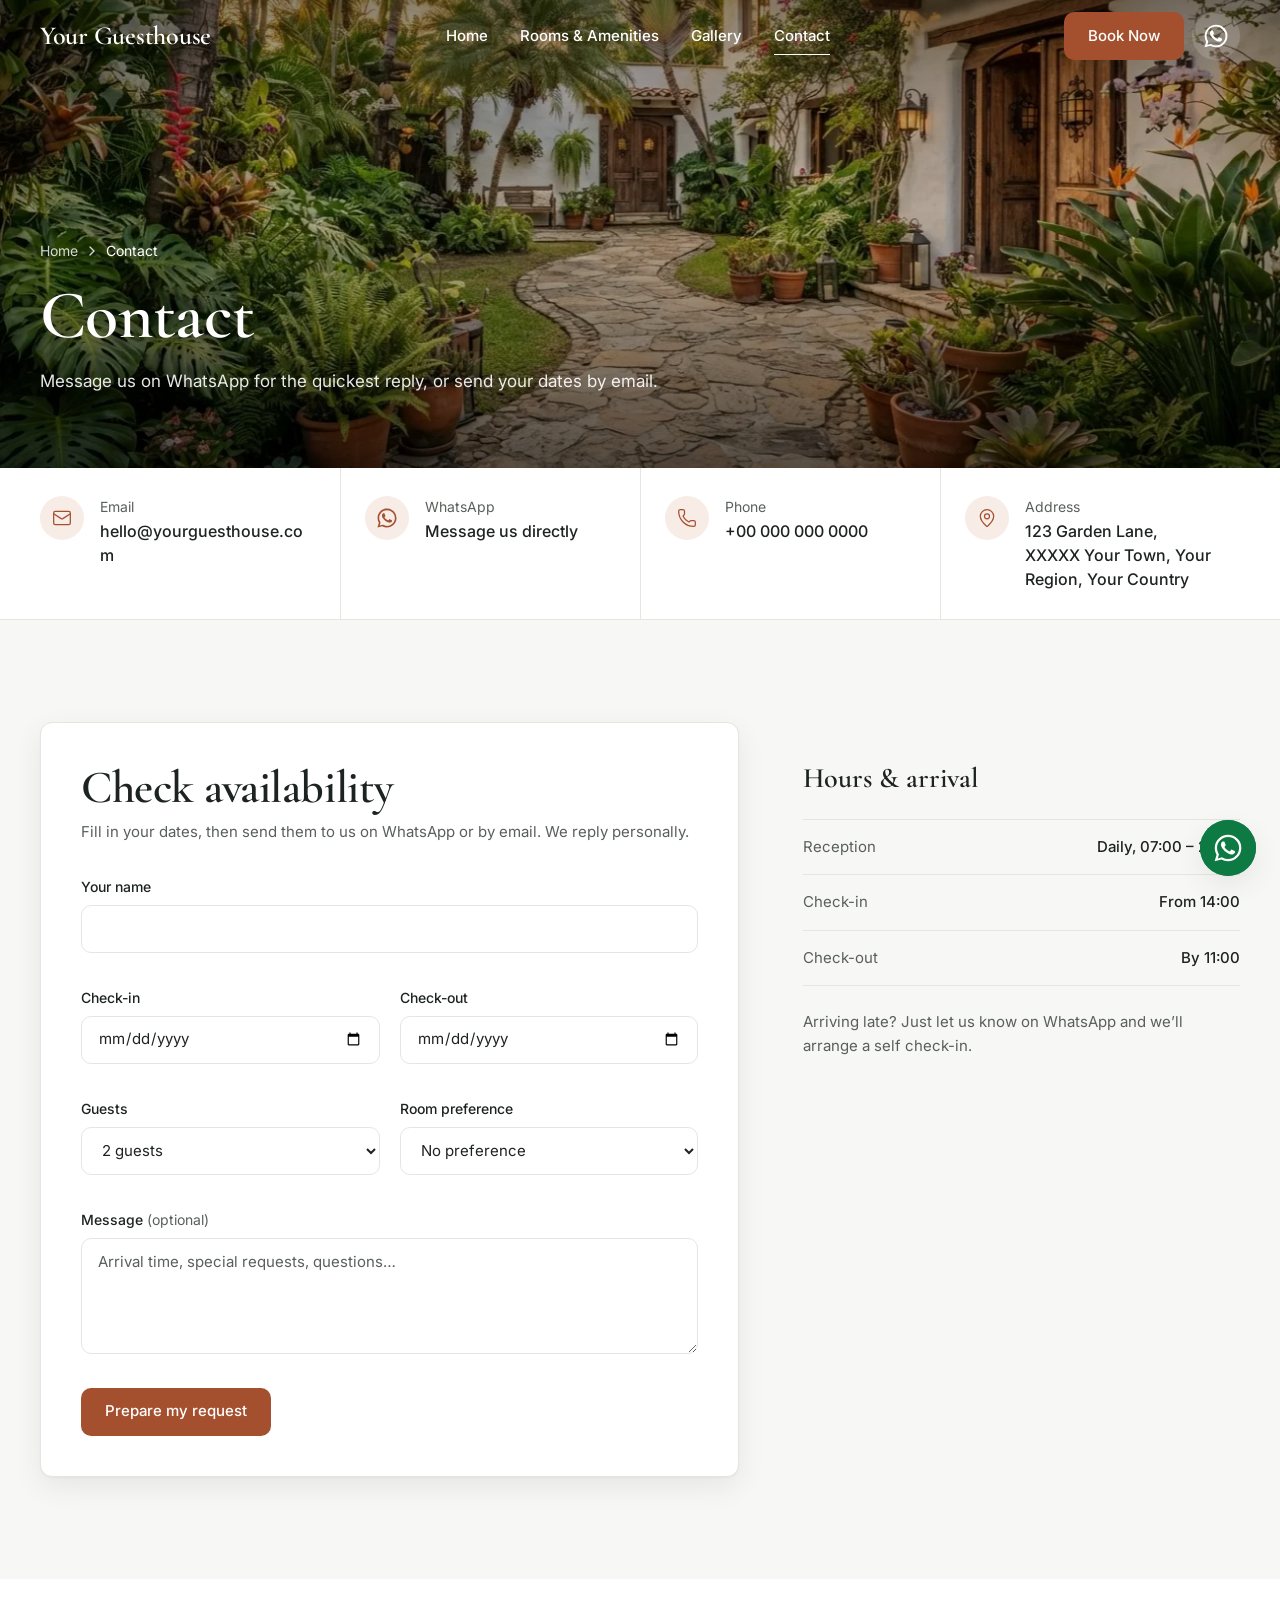
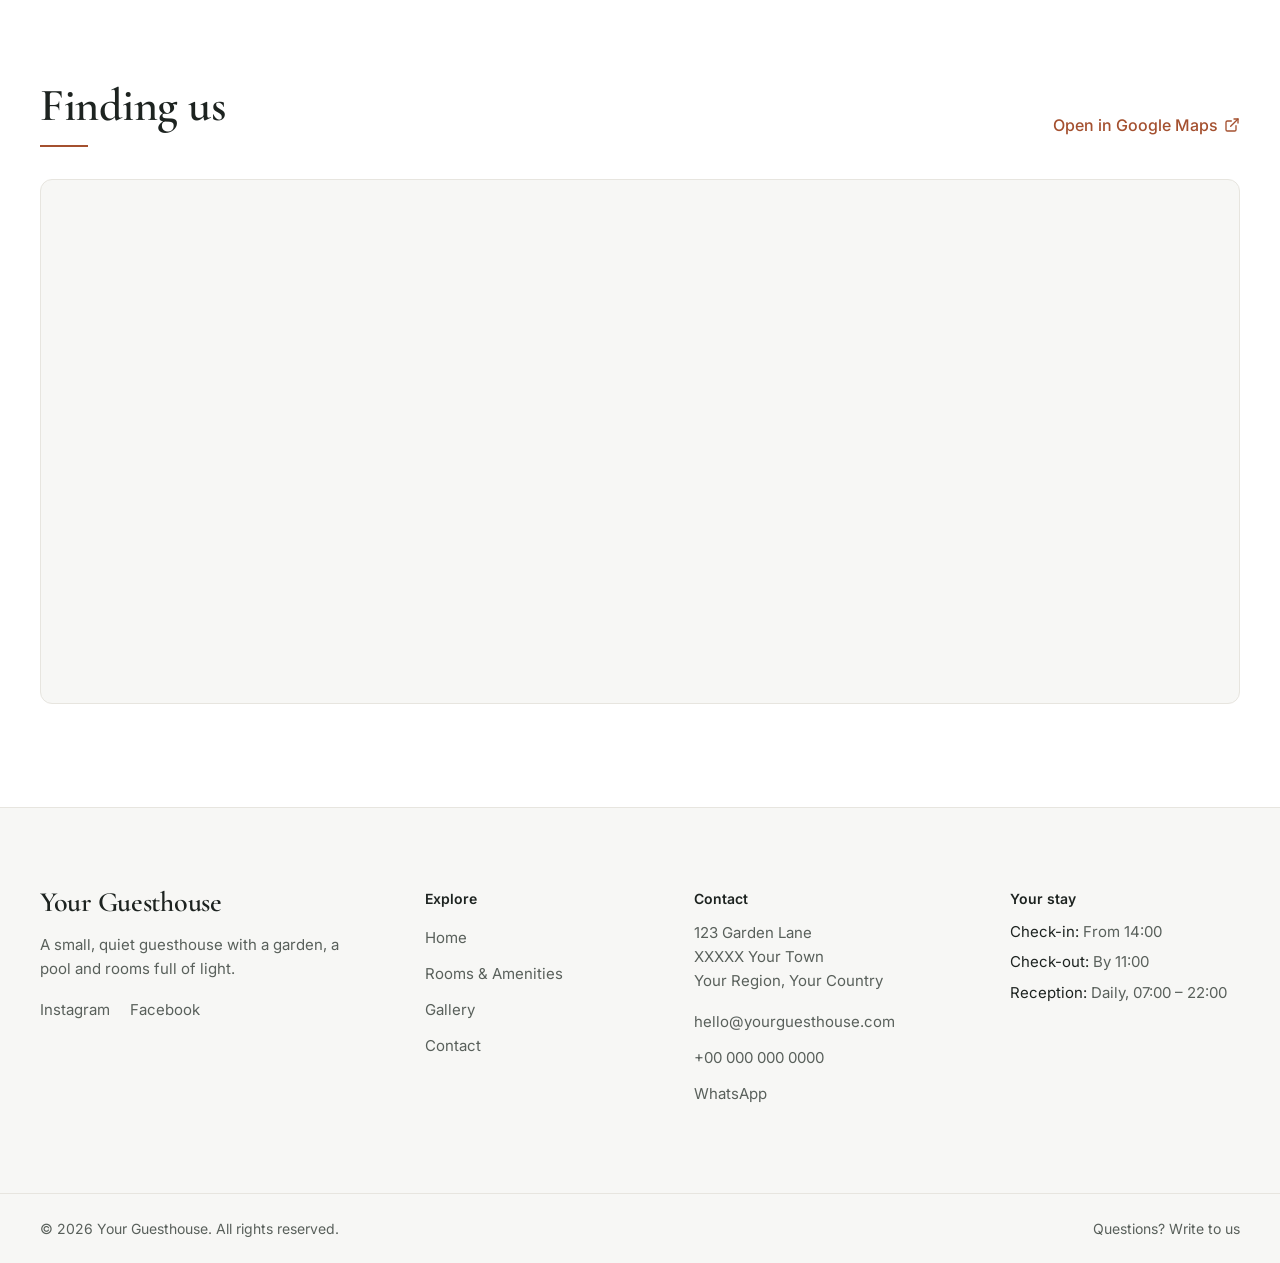
<file: contact.html>
<!DOCTYPE html>
<html lang="en">
<head>
  <meta charset="utf-8">
  <meta name="viewport" content="width=device-width, initial-scale=1">
  <title>Contact &amp; Booking — Your Guesthouse</title>
  <meta name="description" content="Check availability at Your Guesthouse. Send your dates via WhatsApp or email, find us on the map and see reception hours.">
  <meta name="theme-color" content="#ffffff">
  <!-- TODO: replace the domain below with your real website address (also in sitemap.xml and robots.txt) -->
  <link rel="canonical" href="https://www.yourguesthouse.com/contact.html">

  <!-- Social sharing (Facebook, WhatsApp, X) -->
  <meta property="og:type" content="website">
  <meta property="og:site_name" content="Your Guesthouse">
  <meta property="og:title" content="Contact &amp; Booking — Your Guesthouse">
  <meta property="og:description" content="Check availability at Your Guesthouse. Send your dates via WhatsApp or email, find us on the map and see reception hours.">
  <meta property="og:url" content="https://www.yourguesthouse.com/contact.html">
  <meta property="og:image" content="https://www.yourguesthouse.com/images/hero-1.webp">
  <meta name="twitter:card" content="summary_large_image">
  <meta name="twitter:title" content="Contact &amp; Booking — Your Guesthouse">
  <meta name="twitter:description" content="Check availability at Your Guesthouse. Send your dates via WhatsApp or email, find us on the map and see reception hours.">
  <meta name="twitter:image" content="https://www.yourguesthouse.com/images/hero-1.webp">

  <!-- Tells the stylesheet that JavaScript is on, so scroll animations can start hidden. If main.js ever fails, a CSS fallback shows everything after 2 seconds. -->
  <script>document.documentElement.classList.add('js')</script>

  <link rel="icon" href="favicon.svg" type="image/svg+xml">

  <!-- Fonts: Cormorant Garamond (headings) + Inter (text). To change fonts, edit this URL and --font-serif / --font-sans in css/style.css -->
  <link rel="preconnect" href="https://fonts.googleapis.com">
  <link rel="preconnect" href="https://fonts.gstatic.com" crossorigin>
  <link rel="stylesheet" href="https://fonts.googleapis.com/css2?family=Cormorant+Garamond:wght@500;600;700&family=Inter:wght@400;500;600&display=swap">
  <link rel="stylesheet" href="css/style.css">
  <!-- Loads the page-hero photo early so there is no blank flash -->
  <link rel="preload" as="image" href="images/hero-contact.webp" imagesrcset="images/hero-contact-800.webp 800w, images/hero-contact.webp 1376w" imagesizes="100vw" fetchpriority="high">
  <script src="js/main.js" defer></script>
</head>
<body>
<!-- Icons: one inline sprite, referenced everywhere with an svg use element -->
<svg width="0" height="0" style="position:absolute" aria-hidden="true" focusable="false">
<symbol id="i-chevron-right" viewBox="0 0 24 24"><path d="m9 18 6-6-6-6" /></symbol>
<symbol id="i-circle-check" viewBox="0 0 24 24"><circle cx="12" cy="12" r="10" /> <path d="m9 12 2 2 4-4" /></symbol>
<symbol id="i-external-link" viewBox="0 0 24 24"><path d="M15 3h6v6" /> <path d="M10 14 21 3" /> <path d="M18 13v6a2 2 0 0 1-2 2H5a2 2 0 0 1-2-2V8a2 2 0 0 1 2-2h6" /></symbol>
<symbol id="i-mail" viewBox="0 0 24 24"><path d="m22 7-8.991 5.727a2 2 0 0 1-2.009 0L2 7" /> <rect x="2" y="4" width="20" height="16" rx="2" /></symbol>
<symbol id="i-map-pin" viewBox="0 0 24 24"><path d="M20 10c0 4.993-5.539 10.193-7.399 11.799a1 1 0 0 1-1.202 0C9.539 20.193 4 14.993 4 10a8 8 0 0 1 16 0" /> <circle cx="12" cy="10" r="3" /></symbol>
<symbol id="i-menu" viewBox="0 0 24 24"><path d="M4 12h16" /> <path d="M4 18h16" /> <path d="M4 6h16" /></symbol>
<symbol id="i-phone" viewBox="0 0 24 24"><path d="M13.832 16.568a1 1 0 0 0 1.213-.303l.355-.465A2 2 0 0 1 17 15h3a2 2 0 0 1 2 2v3a2 2 0 0 1-2 2A18 18 0 0 1 2 4a2 2 0 0 1 2-2h3a2 2 0 0 1 2 2v3a2 2 0 0 1-.8 1.6l-.468.351a1 1 0 0 0-.292 1.233 14 14 0 0 0 6.392 6.384" /></symbol>
<symbol id="i-whatsapp" viewBox="0 0 24 24"><path d="M17.47 14.38c-.3-.15-1.76-.87-2.03-.97-.27-.1-.47-.15-.67.15-.2.3-.77.97-.94 1.17-.17.2-.35.22-.65.07-.3-.15-1.26-.46-2.4-1.48-.89-.79-1.49-1.77-1.66-2.07-.17-.3-.02-.46.13-.61.13-.13.3-.35.45-.52.15-.17.2-.3.3-.5.1-.2.05-.37-.03-.52-.07-.15-.67-1.62-.92-2.22-.24-.58-.49-.5-.67-.51h-.57c-.2 0-.52.07-.79.37-.27.3-1.04 1.02-1.04 2.48s1.07 2.88 1.21 3.08c.15.2 2.1 3.2 5.08 4.49.71.31 1.26.49 1.69.63.71.23 1.36.2 1.87.12.57-.08 1.76-.72 2-1.41.25-.7.25-1.29.17-1.41-.07-.13-.27-.2-.57-.35zM12.04 21.5h-.01a9.43 9.43 0 0 1-4.8-1.32l-.35-.2-3.57.93.95-3.48-.22-.36a9.4 9.4 0 0 1-1.44-5.02c0-5.2 4.24-9.43 9.45-9.43a9.38 9.38 0 0 1 6.68 2.77 9.37 9.37 0 0 1 2.76 6.67c0 5.2-4.24 9.44-9.45 9.44zm8.04-17.47A11.3 11.3 0 0 0 12.04.7C5.77.7.67 5.8.67 12.06c0 2 .52 3.96 1.52 5.68L.57 23.3l5.7-1.5a11.33 11.33 0 0 0 5.77 1.47h.01c6.26 0 11.36-5.1 11.37-11.37a11.3 11.3 0 0 0-3.34-8.04z"/></symbol>
<symbol id="i-x" viewBox="0 0 24 24"><path d="M18 6 6 18" /> <path d="m6 6 12 12" /></symbol>
</svg>
<a class="skip-link" href="#main">Skip to content</a>

<!-- ===== HEADER (same on every page) ===== -->
<header class="site-header site-header--home">
  <div class="container site-header__bar">
    <!-- TODO: replace "Your Guesthouse" with your guesthouse name (use Find &amp; Replace, see README) -->
    <a class="logo" href="index.html">Your Guesthouse</a>

    <nav class="main-nav" aria-label="Main">
      <ul>
          <li><a href="index.html">Home</a></li>
          <li><a href="rooms.html">Rooms &amp; Amenities</a></li>
          <li><a href="gallery.html">Gallery</a></li>
          <li><a href="contact.html" aria-current="page">Contact</a></li>
      </ul>
    </nav>

    <div class="header-actions">
      <a class="btn btn-accent" href="contact.html#booking">Book Now</a>
      <a class="icon-btn icon-btn--wa" href="https://wa.me/000000000001?text=Hello%2C%20I%27d%20like%20to%20check%20availability" target="_blank" rel="noopener noreferrer" aria-label="Message us on WhatsApp (opens in a new tab)"><svg class="icon icon--fill icon--lg" aria-hidden="true" focusable="false"><use href="#i-whatsapp"/></svg></a>
      <button class="icon-btn menu-toggle" type="button" aria-expanded="false" aria-controls="mobile-menu" aria-label="Open menu">
        <svg class="icon icon--lg icon-open" aria-hidden="true" focusable="false"><use href="#i-menu"/></svg><svg class="icon icon--lg icon-close" aria-hidden="true" focusable="false"><use href="#i-x"/></svg>
      </button>
    </div>
  </div>

  <!-- Mobile menu (opens with the hamburger button) -->
  <div id="mobile-menu" class="mobile-menu">
    <nav class="container" aria-label="Mobile">
      <ul>
          <li><a href="index.html">Home</a></li>
          <li><a href="rooms.html">Rooms &amp; Amenities</a></li>
          <li><a href="gallery.html">Gallery</a></li>
          <li><a href="contact.html" aria-current="page">Contact</a></li>
      </ul>
      <div class="mobile-menu__actions">
        <a class="btn btn-accent" href="contact.html#booking">Book Now</a>
        <a class="btn btn-whatsapp" href="https://wa.me/000000000001?text=Hello%2C%20I%27d%20like%20to%20check%20availability" target="_blank" rel="noopener noreferrer"><svg class="icon icon--fill" aria-hidden="true" focusable="false"><use href="#i-whatsapp"/></svg> WhatsApp Us</a>
      </div>
      <p class="mobile-menu__mail"><a href="mailto:hello@yourguesthouse.com">hello@yourguesthouse.com</a></p>
    </nav>
  </div>
</header>

<main id="main" tabindex="-1">
    <!-- ===== PAGE HERO =====
         To change the photo: replace images/hero-contact.webp (and the small images/hero-contact-800.webp), or edit the src below. -->
    <section class="page-hero">
      <div class="page-hero__media">
        <img class="page-hero__img" src="images/hero-contact.webp" srcset="images/hero-contact-800.webp 800w, images/hero-contact.webp 1376w" sizes="100vw" width="1376" height="768" alt="Stone path through a lush courtyard garden towards a carved wooden entrance door" fetchpriority="high" decoding="async">
      </div>
      <div class="page-hero__overlay" aria-hidden="true"></div>
      <div class="container page-hero__content">
        <nav class="breadcrumb" data-reveal aria-label="Breadcrumb">
          <ol>
            <li><a href="index.html">Home</a></li>
            <li><svg class="icon icon--sm" aria-hidden="true" focusable="false"><use href="#i-chevron-right"/></svg><span aria-current="page">Contact</span></li>
          </ol>
        </nav>
        <h1 data-reveal style="--d:120ms">Contact</h1>
        <p class="lead" data-reveal style="--d:240ms">Message us on WhatsApp for the quickest reply, or send your dates by email.</p>
      </div>
    </section>

    <!-- ===== DIRECT CONTACT ===== -->
    <section class="contact-methods bg-paper" aria-labelledby="direct-heading">
      <h2 id="direct-heading" class="sr-only">Contact us directly</h2>
      <ul class="container">
        <li>
          <a href="mailto:hello@yourguesthouse.com?subject=Enquiry%20%E2%80%93%20Your%20Guesthouse">
            <span class="contact-methods__icon"><svg class="icon icon--thin" aria-hidden="true" focusable="false"><use href="#i-mail"/></svg></span>
            <span><small>Email</small><strong>hello@yourguesthouse.com</strong></span>
          </a>
        </li>
        <li>
          <a href="https://wa.me/000000000001?text=Hello%2C%20I%27d%20like%20to%20check%20availability" target="_blank" rel="noopener noreferrer">
            <span class="contact-methods__icon"><svg class="icon icon--fill" aria-hidden="true" focusable="false"><use href="#i-whatsapp"/></svg></span>
            <span><small>WhatsApp</small><strong>Message us directly</strong></span>
          </a>
        </li>
        <li>
          <a href="tel:+000000000000">
            <span class="contact-methods__icon"><svg class="icon icon--thin" aria-hidden="true" focusable="false"><use href="#i-phone"/></svg></span>
            <span><small>Phone</small><strong>+00 000 000 0000</strong></span>
          </a>
        </li>
        <li>
          <a href="https://maps.google.com/?q=-8.5069,115.2625" target="_blank" rel="noopener noreferrer">
            <span class="contact-methods__icon"><svg class="icon icon--thin" aria-hidden="true" focusable="false"><use href="#i-map-pin"/></svg></span>
            <span><small>Address</small><strong>123 Garden Lane, XXXXX Your Town, Your Region, Your Country</strong></span>
          </a>
        </li>
      </ul>
    </section>

    <!-- ===== BOOKING FORM + HOURS ===== -->
    <section class="section bg-mist" aria-label="Booking and opening hours">
      <div class="container contact-layout">

        <!-- No backend: the form builds a ready-made WhatsApp / email message (see js/main.js, section 5) -->
        <div id="booking" class="booking" data-reveal>
          <h2 class="heading-2">Check availability</h2>
          <p class="booking__intro">Fill in your dates, then send them to us on WhatsApp or by email. We reply personally.</p>
          <p id="booking-prefill" class="booking__prefill" role="status" hidden><svg class="icon icon--sm" aria-hidden="true" focusable="false"><use href="#i-circle-check"/></svg> We filled in the dates from your search. Add your name (optional) and press “Prepare my request” to update the message.</p>

          <form id="booking-form" novalidate>
            <div class="field span-2">
              <label for="booking-name">Your name</label>
              <div class="field__control"><input class="control" id="booking-name" type="text" autocomplete="name" required aria-describedby="booking-name-error"></div>
              <p id="booking-name-error" class="field__error" aria-live="polite"></p>
            </div>
            <div class="field">
              <label for="booking-checkIn">Check-in</label>
              <div class="field__control"><input class="control" id="booking-checkIn" type="date" required aria-describedby="booking-checkIn-error"></div>
              <p id="booking-checkIn-error" class="field__error" aria-live="polite"></p>
            </div>
            <div class="field">
              <label for="booking-checkOut">Check-out</label>
              <div class="field__control"><input class="control" id="booking-checkOut" type="date" required aria-describedby="booking-checkOut-error"></div>
              <p id="booking-checkOut-error" class="field__error" aria-live="polite"></p>
            </div>
            <div class="field">
              <label for="booking-guests">Guests</label>
              <div class="field__control"><select class="control" id="booking-guests" required aria-describedby="booking-guests-error">
              <option value="1">1 guest</option>
              <option value="2" selected>2 guests</option>
              <option value="3">3 guests</option>
              <option value="4">4 guests</option>
              <option value="5">5 guests</option>
              <option value="6">6 guests</option>
              </select></div>
              <p id="booking-guests-error" class="field__error" aria-live="polite"></p>
            </div>
            <div class="field">
              <label for="booking-room">Room preference</label>
              <div class="field__control"><select class="control" id="booking-room" aria-describedby="booking-room-error">
              <option>No preference</option>
              <option>Garden Room</option>
              <option>Deluxe Pool Room</option>
              <option>Family Suite</option>
              </select></div>
              <p id="booking-room-error" class="field__error" aria-live="polite"></p>
            </div>
            <div class="field span-2">
              <label for="booking-message">Message <span>(optional)</span></label>
              <div class="field__control"><textarea class="control" id="booking-message" rows="4" placeholder="Arrival time, special requests, questions…" aria-describedby="booking-message-error"></textarea></div>
              <p id="booking-message-error" class="field__error" aria-live="polite"></p>
            </div>
            <div class="span-2">
              <button class="btn btn-accent btn-block" type="submit">Prepare my request</button>
            </div>
          </form>

          <div id="booking-result" class="booking__result" role="status" hidden>
            <p><svg class="icon" aria-hidden="true" focusable="false"><use href="#i-circle-check"/></svg> Your request is ready — choose how to send it.</p>
            <div class="btn-row">
              <a id="booking-wa" class="btn btn-whatsapp" href="https://wa.me/000000000001?text=Hello%2C%20I%27d%20like%20to%20check%20availability" target="_blank" rel="noopener noreferrer"><svg class="icon icon--fill" aria-hidden="true" focusable="false"><use href="#i-whatsapp"/></svg> Send via WhatsApp</a>
              <a id="booking-mail" class="btn btn-outline" href="mailto:hello@yourguesthouse.com"><svg class="icon" aria-hidden="true" focusable="false"><use href="#i-mail"/></svg> Send via Email</a>
            </div>
          </div>
        </div>

        <aside class="hours" data-reveal style="--d:150ms" aria-labelledby="hours-heading">
          <h2 id="hours-heading" class="heading-3">Hours &amp; arrival</h2>
          <dl>
            <div><dt>Reception</dt><dd>Daily, 07:00 – 22:00</dd></div>
            <div><dt>Check-in</dt><dd>From 14:00</dd></div>
            <div><dt>Check-out</dt><dd>By 11:00</dd></div>
          </dl>
          <p>Arriving late? Just let us know on WhatsApp and we’ll arrange a self check-in.</p>
        </aside>
      </div>
    </section>

    <!-- ===== GOOGLE MAP =====
         TODO: open maps.google.com → find your place → Share → "Embed a map" → copy the src="…" URL
         and paste it into the iframe below. Also replace the "Open in Google Maps" link (Share → Copy link). -->
    <section class="section bg-paper" aria-labelledby="map-heading">
      <div class="container">
        <div class="section-head">
          <h2 id="map-heading" class="heading-2 heading--line" data-reveal>Finding us</h2>
          <a class="text-link" href="https://maps.google.com/?q=-8.5069,115.2625" target="_blank" rel="noopener noreferrer">Open in Google Maps <svg class="icon icon--sm" aria-hidden="true" focusable="false"><use href="#i-external-link"/></svg></a>
        </div>
        <div class="map-frame" data-reveal>
          <iframe title="Map showing the location of Your Guesthouse" src="https://www.google.com/maps?q=-8.5069,115.2625&z=14&output=embed" loading="lazy" referrerpolicy="no-referrer-when-downgrade" allowfullscreen></iframe>
        </div>
      </div>
    </section>
</main>

<!-- ===== FOOTER (same on every page) ===== -->
<footer class="site-footer">
  <div class="container site-footer__grid">
    <div>
      <a class="logo" href="index.html">Your Guesthouse</a>
      <p class="site-footer__tagline">A small, quiet guesthouse with a garden, a pool and rooms full of light.</p>
      <!-- TODO: replace the social links with your own profiles (or delete this list) -->
      <ul class="site-footer__social">
        <li><a class="footer-link" href="https://www.instagram.com/" target="_blank" rel="noopener noreferrer">Instagram</a></li>
        <li><a class="footer-link" href="https://www.facebook.com/" target="_blank" rel="noopener noreferrer">Facebook</a></li>
      </ul>
    </div>

    <nav aria-label="Footer">
      <h2>Explore</h2>
      <ul>
          <li><a class="footer-link" href="index.html">Home</a></li>
          <li><a class="footer-link" href="rooms.html">Rooms &amp; Amenities</a></li>
          <li><a class="footer-link" href="gallery.html">Gallery</a></li>
          <li><a class="footer-link" href="contact.html">Contact</a></li>
      </ul>
    </nav>

    <div>
      <h2>Contact</h2>
      <address>
        <span>123 Garden Lane</span>
        <span>XXXXX Your Town</span>
        <span>Your Region, Your Country</span>
      </address>
      <ul>
        <li><a class="footer-link" href="mailto:hello@yourguesthouse.com">hello@yourguesthouse.com</a></li>
        <li><a class="footer-link" href="tel:+000000000000">+00 000 000 0000</a></li>
        <li><a class="footer-link" href="https://wa.me/000000000001?text=Hello%2C%20I%27d%20like%20to%20check%20availability" target="_blank" rel="noopener noreferrer">WhatsApp</a></li>
      </ul>
    </div>

    <div>
      <h2>Your stay</h2>
      <dl>
        <div><dt>Check-in: </dt><dd>From 14:00</dd></div>
        <div><dt>Check-out: </dt><dd>By 11:00</dd></div>
        <div><dt>Reception: </dt><dd>Daily, 07:00 – 22:00</dd></div>
      </dl>
    </div>
  </div>

  <div class="site-footer__bottom">
    <div class="container">
      <p>© <span data-year>2026</span> Your Guesthouse. All rights reserved.</p>
      <p><a href="mailto:hello@yourguesthouse.com">Questions? Write to us</a></p>
    </div>
  </div>
</footer>

<!-- ===== FLOATING WHATSAPP BUTTON ===== -->
<a class="wa-float" href="https://wa.me/000000000001?text=Hello%2C%20I%27d%20like%20to%20check%20availability" target="_blank" rel="noopener noreferrer" aria-label="Chat with us on WhatsApp (opens in a new tab)"><svg class="icon icon--fill" aria-hidden="true" focusable="false"><use href="#i-whatsapp"/></svg></a>
</body>
</html>
</file>
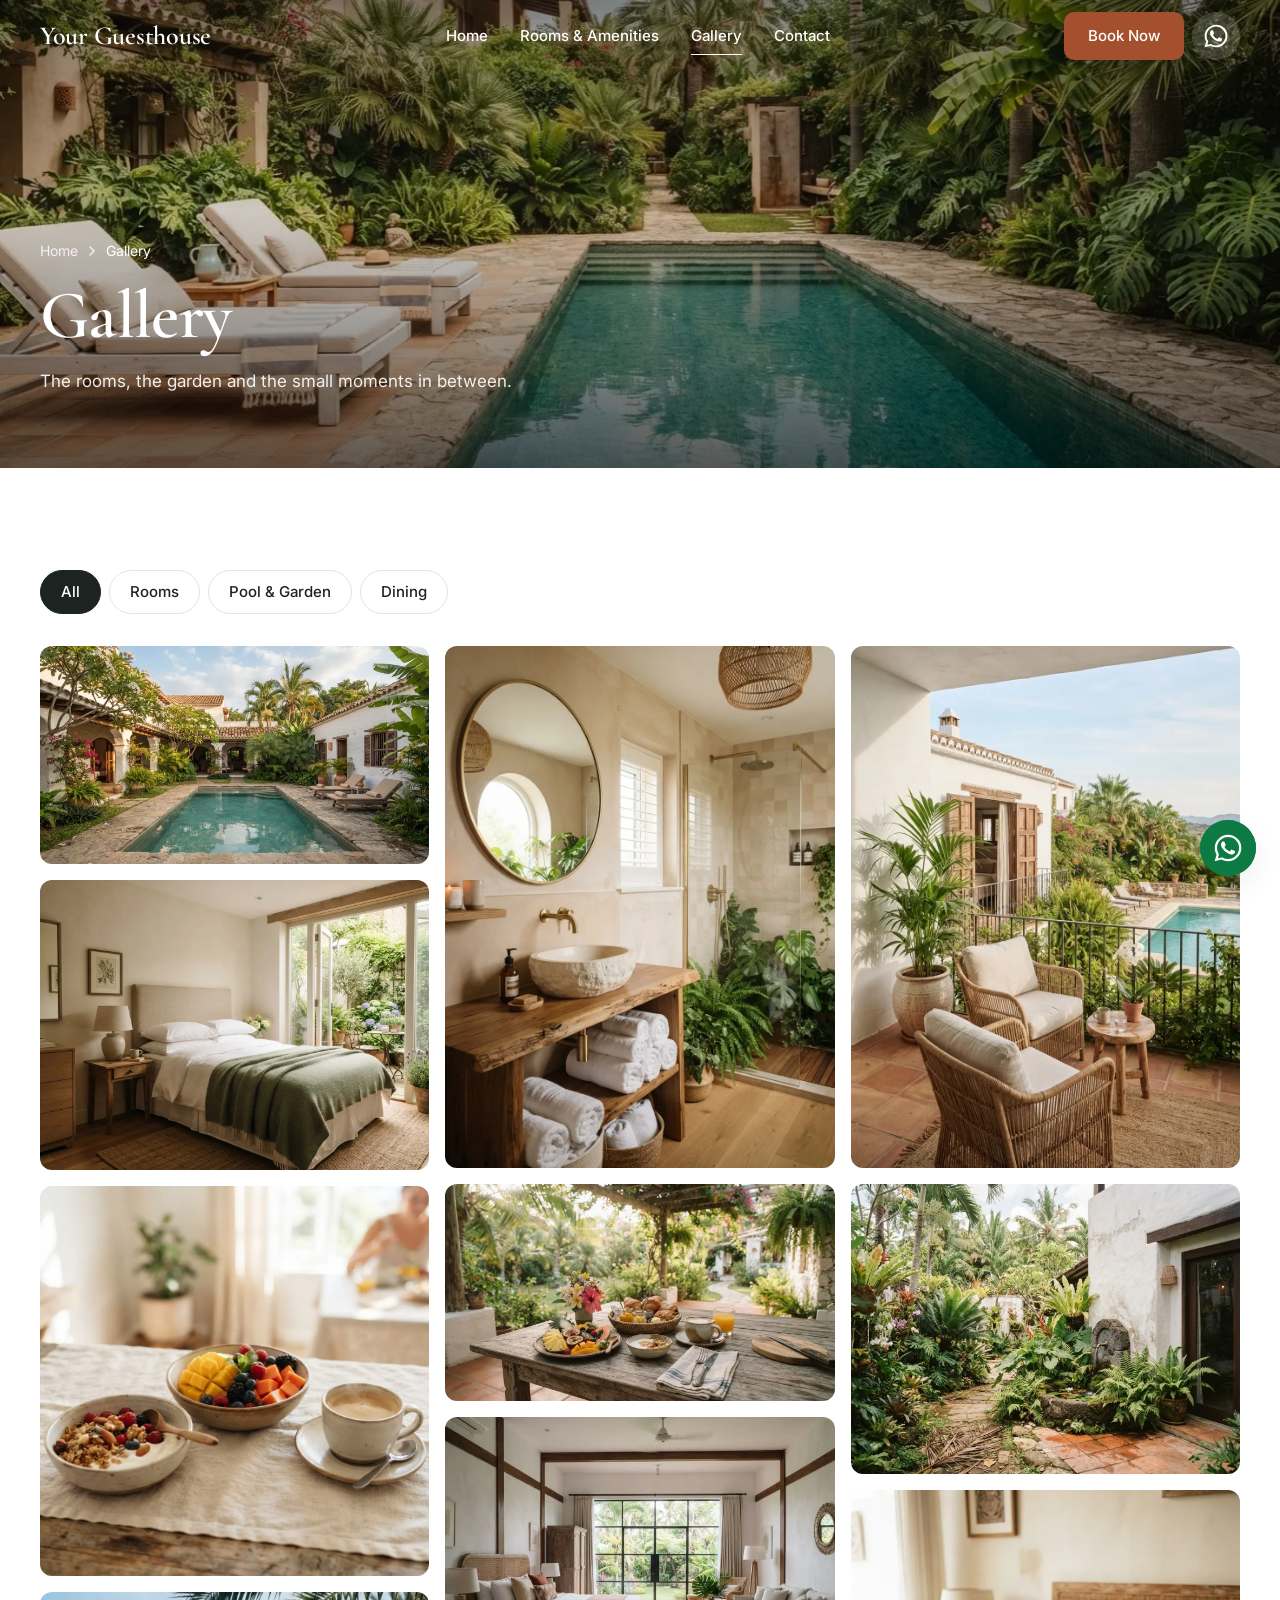
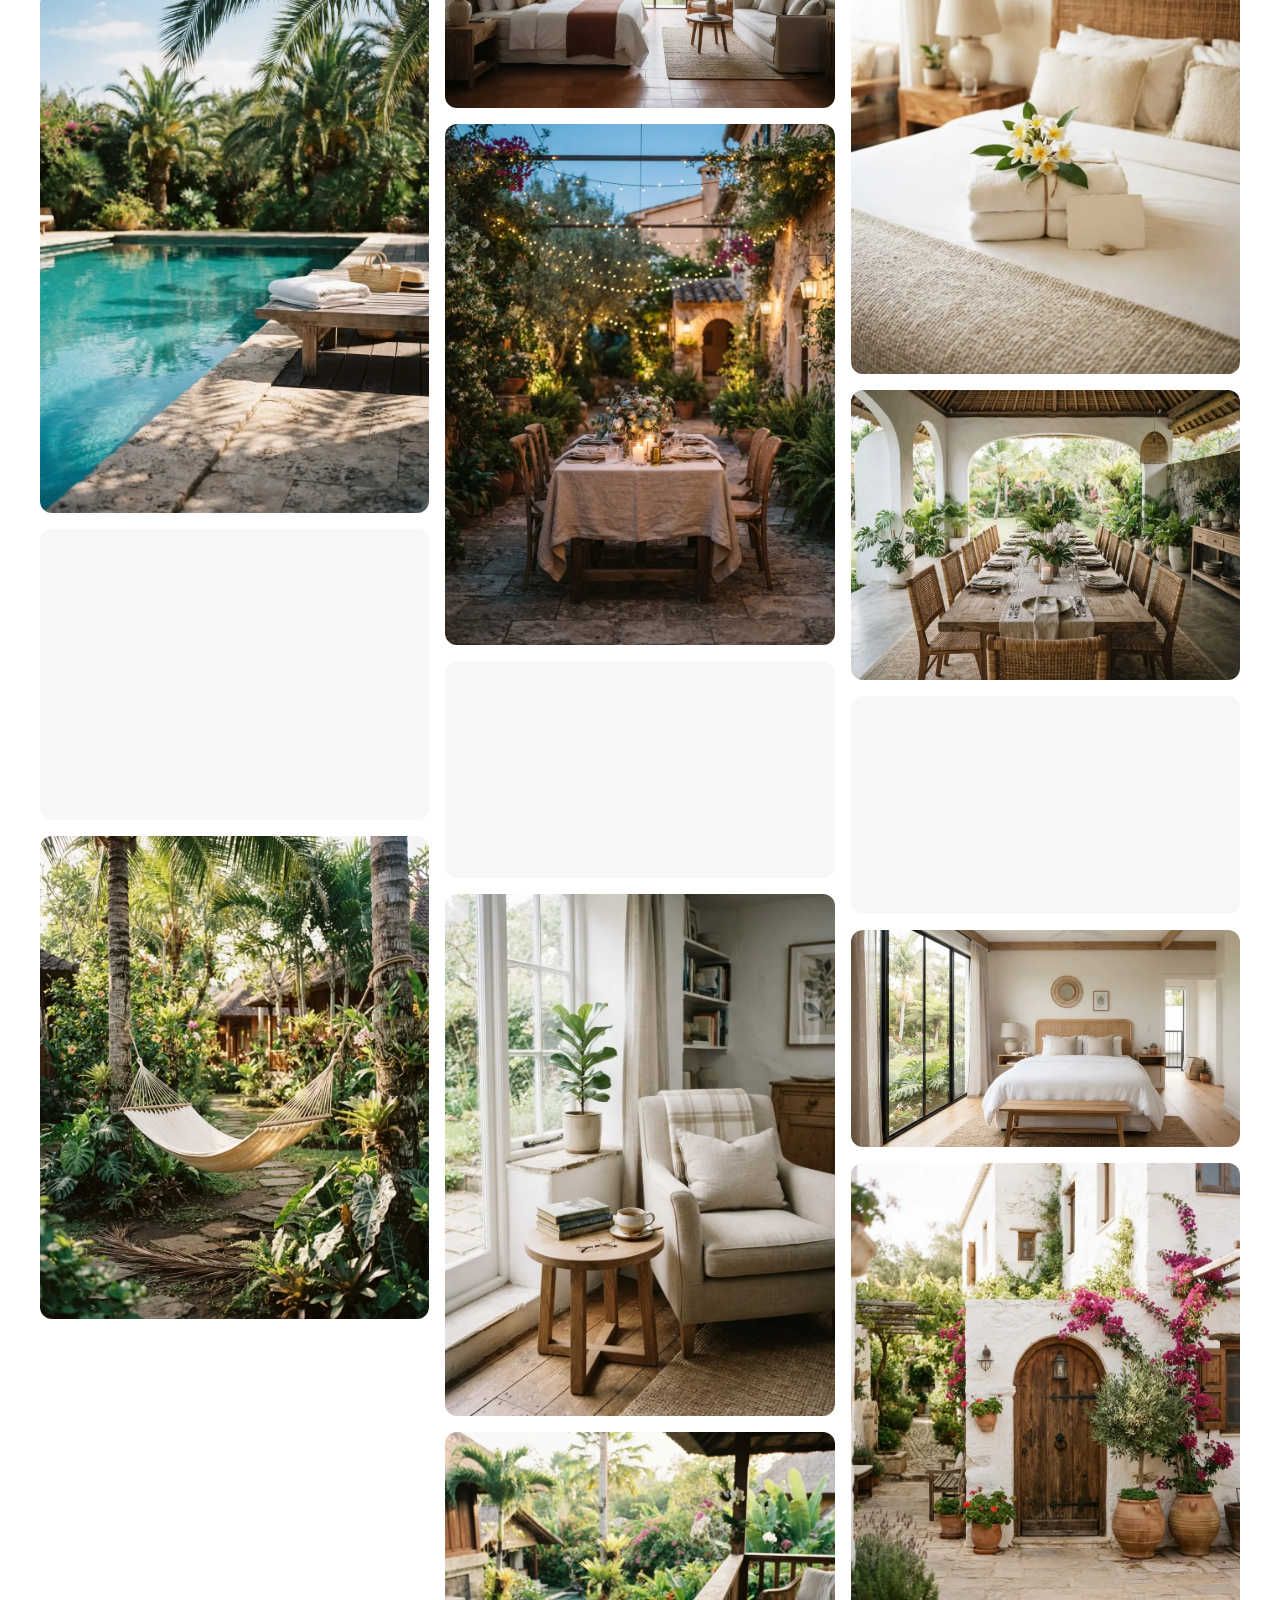
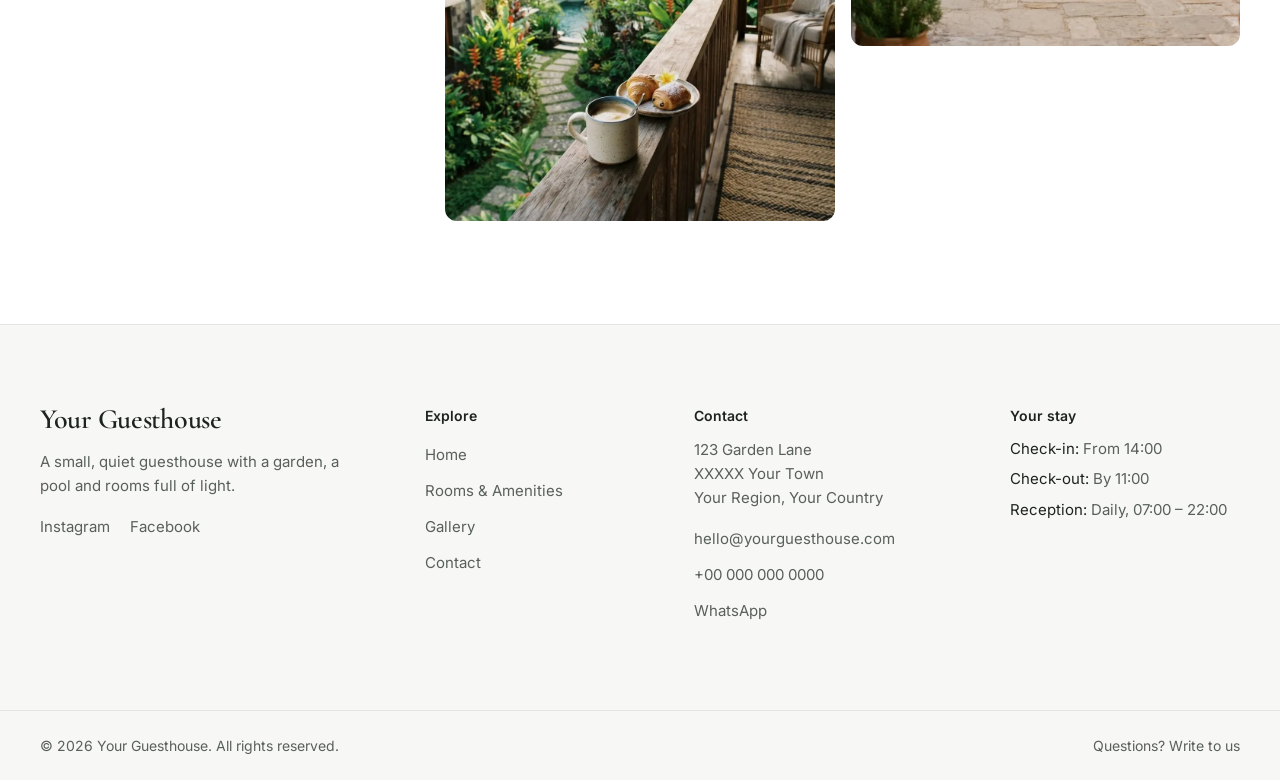
<file: gallery.html>
<!DOCTYPE html>
<html lang="en">
<head>
  <meta charset="utf-8">
  <meta name="viewport" content="width=device-width, initial-scale=1">
  <title>Gallery — Your Guesthouse</title>
  <meta name="description" content="Photos of the rooms, courtyard pool, garden and breakfast at Your Guesthouse.">
  <meta name="theme-color" content="#ffffff">
  <!-- TODO: replace the domain below with your real website address (also in sitemap.xml and robots.txt) -->
  <link rel="canonical" href="https://www.yourguesthouse.com/gallery.html">

  <!-- Social sharing (Facebook, WhatsApp, X) -->
  <meta property="og:type" content="website">
  <meta property="og:site_name" content="Your Guesthouse">
  <meta property="og:title" content="Gallery — Your Guesthouse">
  <meta property="og:description" content="Photos of the rooms, courtyard pool, garden and breakfast at Your Guesthouse.">
  <meta property="og:url" content="https://www.yourguesthouse.com/gallery.html">
  <meta property="og:image" content="https://www.yourguesthouse.com/images/hero-1.webp">
  <meta name="twitter:card" content="summary_large_image">
  <meta name="twitter:title" content="Gallery — Your Guesthouse">
  <meta name="twitter:description" content="Photos of the rooms, courtyard pool, garden and breakfast at Your Guesthouse.">
  <meta name="twitter:image" content="https://www.yourguesthouse.com/images/hero-1.webp">

  <!-- Tells the stylesheet that JavaScript is on, so scroll animations can start hidden. If main.js ever fails, a CSS fallback shows everything after 2 seconds. -->
  <script>document.documentElement.classList.add('js')</script>

  <link rel="icon" href="favicon.svg" type="image/svg+xml">

  <!-- Fonts: Cormorant Garamond (headings) + Inter (text). To change fonts, edit this URL and --font-serif / --font-sans in css/style.css -->
  <link rel="preconnect" href="https://fonts.googleapis.com">
  <link rel="preconnect" href="https://fonts.gstatic.com" crossorigin>
  <link rel="stylesheet" href="https://fonts.googleapis.com/css2?family=Cormorant+Garamond:wght@500;600;700&family=Inter:wght@400;500;600&display=swap">
  <link rel="stylesheet" href="css/style.css">
  <!-- Loads the page-hero photo early so there is no blank flash -->
  <link rel="preload" as="image" href="images/hero-gallery.webp" imagesrcset="images/hero-gallery-800.webp 800w, images/hero-gallery.webp 1376w" imagesizes="100vw" fetchpriority="high">
  <script src="js/main.js" defer></script>
</head>
<body>
<!-- Icons: one inline sprite, referenced everywhere with an svg use element -->
<svg width="0" height="0" style="position:absolute" aria-hidden="true" focusable="false">
<symbol id="i-chevron-left" viewBox="0 0 24 24"><path d="m15 18-6-6 6-6" /></symbol>
<symbol id="i-chevron-right" viewBox="0 0 24 24"><path d="m9 18 6-6-6-6" /></symbol>
<symbol id="i-menu" viewBox="0 0 24 24"><path d="M4 12h16" /> <path d="M4 18h16" /> <path d="M4 6h16" /></symbol>
<symbol id="i-whatsapp" viewBox="0 0 24 24"><path d="M17.47 14.38c-.3-.15-1.76-.87-2.03-.97-.27-.1-.47-.15-.67.15-.2.3-.77.97-.94 1.17-.17.2-.35.22-.65.07-.3-.15-1.26-.46-2.4-1.48-.89-.79-1.49-1.77-1.66-2.07-.17-.3-.02-.46.13-.61.13-.13.3-.35.45-.52.15-.17.2-.3.3-.5.1-.2.05-.37-.03-.52-.07-.15-.67-1.62-.92-2.22-.24-.58-.49-.5-.67-.51h-.57c-.2 0-.52.07-.79.37-.27.3-1.04 1.02-1.04 2.48s1.07 2.88 1.21 3.08c.15.2 2.1 3.2 5.08 4.49.71.31 1.26.49 1.69.63.71.23 1.36.2 1.87.12.57-.08 1.76-.72 2-1.41.25-.7.25-1.29.17-1.41-.07-.13-.27-.2-.57-.35zM12.04 21.5h-.01a9.43 9.43 0 0 1-4.8-1.32l-.35-.2-3.57.93.95-3.48-.22-.36a9.4 9.4 0 0 1-1.44-5.02c0-5.2 4.24-9.43 9.45-9.43a9.38 9.38 0 0 1 6.68 2.77 9.37 9.37 0 0 1 2.76 6.67c0 5.2-4.24 9.44-9.45 9.44zm8.04-17.47A11.3 11.3 0 0 0 12.04.7C5.77.7.67 5.8.67 12.06c0 2 .52 3.96 1.52 5.68L.57 23.3l5.7-1.5a11.33 11.33 0 0 0 5.77 1.47h.01c6.26 0 11.36-5.1 11.37-11.37a11.3 11.3 0 0 0-3.34-8.04z"/></symbol>
<symbol id="i-x" viewBox="0 0 24 24"><path d="M18 6 6 18" /> <path d="m6 6 12 12" /></symbol>
</svg>
<a class="skip-link" href="#main">Skip to content</a>

<!-- ===== HEADER (same on every page) ===== -->
<header class="site-header site-header--home">
  <div class="container site-header__bar">
    <!-- TODO: replace "Your Guesthouse" with your guesthouse name (use Find &amp; Replace, see README) -->
    <a class="logo" href="index.html">Your Guesthouse</a>

    <nav class="main-nav" aria-label="Main">
      <ul>
          <li><a href="index.html">Home</a></li>
          <li><a href="rooms.html">Rooms &amp; Amenities</a></li>
          <li><a href="gallery.html" aria-current="page">Gallery</a></li>
          <li><a href="contact.html">Contact</a></li>
      </ul>
    </nav>

    <div class="header-actions">
      <a class="btn btn-accent" href="contact.html#booking">Book Now</a>
      <a class="icon-btn icon-btn--wa" href="https://wa.me/000000000001?text=Hello%2C%20I%27d%20like%20to%20check%20availability" target="_blank" rel="noopener noreferrer" aria-label="Message us on WhatsApp (opens in a new tab)"><svg class="icon icon--fill icon--lg" aria-hidden="true" focusable="false"><use href="#i-whatsapp"/></svg></a>
      <button class="icon-btn menu-toggle" type="button" aria-expanded="false" aria-controls="mobile-menu" aria-label="Open menu">
        <svg class="icon icon--lg icon-open" aria-hidden="true" focusable="false"><use href="#i-menu"/></svg><svg class="icon icon--lg icon-close" aria-hidden="true" focusable="false"><use href="#i-x"/></svg>
      </button>
    </div>
  </div>

  <!-- Mobile menu (opens with the hamburger button) -->
  <div id="mobile-menu" class="mobile-menu">
    <nav class="container" aria-label="Mobile">
      <ul>
          <li><a href="index.html">Home</a></li>
          <li><a href="rooms.html">Rooms &amp; Amenities</a></li>
          <li><a href="gallery.html" aria-current="page">Gallery</a></li>
          <li><a href="contact.html">Contact</a></li>
      </ul>
      <div class="mobile-menu__actions">
        <a class="btn btn-accent" href="contact.html#booking">Book Now</a>
        <a class="btn btn-whatsapp" href="https://wa.me/000000000001?text=Hello%2C%20I%27d%20like%20to%20check%20availability" target="_blank" rel="noopener noreferrer"><svg class="icon icon--fill" aria-hidden="true" focusable="false"><use href="#i-whatsapp"/></svg> WhatsApp Us</a>
      </div>
      <p class="mobile-menu__mail"><a href="mailto:hello@yourguesthouse.com">hello@yourguesthouse.com</a></p>
    </nav>
  </div>
</header>

<main id="main" tabindex="-1">
    <!-- ===== PAGE HERO =====
         To change the photo: replace images/hero-gallery.webp (and the small images/hero-gallery-800.webp), or edit the src below. -->
    <section class="page-hero">
      <div class="page-hero__media">
        <img class="page-hero__img" src="images/hero-gallery.webp" srcset="images/hero-gallery-800.webp 800w, images/hero-gallery.webp 1376w" sizes="100vw" width="1376" height="768" alt="Two white sun loungers beside a long turquoise pool framed by palm trees" fetchpriority="high" decoding="async">
      </div>
      <div class="page-hero__overlay" aria-hidden="true"></div>
      <div class="container page-hero__content">
        <nav class="breadcrumb" data-reveal aria-label="Breadcrumb">
          <ol>
            <li><a href="index.html">Home</a></li>
            <li><svg class="icon icon--sm" aria-hidden="true" focusable="false"><use href="#i-chevron-right"/></svg><span aria-current="page">Gallery</span></li>
          </ol>
        </nav>
        <h1 data-reveal style="--d:120ms">Gallery</h1>
        <p class="lead" data-reveal style="--d:240ms">The rooms, the garden and the small moments in between.</p>
      </div>
    </section>

    <!-- ===== GALLERY =====
         To add a photo: copy one <li>…</li> line, change data-category (rooms | pool-garden | dining),
         data-caption, the image file name, width/height and alt text.
         To remove a photo: delete its <li> line. -->
    <section class="section bg-paper" aria-label="Photo gallery">
      <div class="container">
        <div class="filters" role="group" aria-label="Filter photos">
        <button class="filter-btn" type="button" data-filter="all" aria-pressed="true">All</button>
        <button class="filter-btn" type="button" data-filter="rooms" aria-pressed="false">Rooms</button>
        <button class="filter-btn" type="button" data-filter="pool-garden" aria-pressed="false">Pool &amp; Garden</button>
        <button class="filter-btn" type="button" data-filter="dining" aria-pressed="false">Dining</button>
        </div>
        <p id="gallery-status" class="sr-only" aria-live="polite"></p>

        <ul class="masonry">
        <li data-category="pool-garden" data-reveal><button type="button" data-caption="The courtyard and pool" aria-label="Open photo: The courtyard and pool"><img src="images/hero-1.webp" width="1376" height="768" alt="Whitewashed guesthouse with terracotta roofs around a turquoise courtyard pool and frangipani trees" loading="lazy" decoding="async"></button></li>
        <li data-category="rooms" data-reveal style="--d:70ms"><button type="button" data-caption="Garden Room" aria-label="Open photo: Garden Room"><img src="images/room-garden.webp" width="1200" height="896" alt="Garden Room with a queen bed, green wool throw and glass doors open to a planted patio" loading="lazy" decoding="async"></button></li>
        <li data-category="dining" data-reveal style="--d:140ms"><button type="button" data-caption="Fresh fruit at breakfast" aria-label="Open photo: Fresh fruit at breakfast"><img src="images/breakfast.webp" width="1024" height="1024" alt="Bowls of fresh mango, papaya and berries with yoghurt, granola and a cup of coffee" loading="lazy" decoding="async"></button></li>
        <li data-category="pool-garden" data-reveal style="--d:210ms"><button type="button" data-caption="Poolside, late morning" aria-label="Open photo: Poolside, late morning"><img src="images/pool-detail.webp" width="896" height="1200" alt="Stone pool edge with palm-leaf shadows and a folded towel on a wooden lounger" loading="lazy" decoding="async"></button></li>
        <li data-category="rooms" data-reveal><button type="button" data-caption="Deluxe Pool Room" aria-label="Open photo: Deluxe Pool Room"><img src="images/room-deluxe.webp" width="1200" height="896" alt="Deluxe Pool Room with a king bed, rattan pendant lamp and tall windows facing the pool" loading="lazy" decoding="async"></button></li>
        <li data-category="pool-garden" data-reveal style="--d:70ms"><button type="button" data-caption="A hammock under the palms" aria-label="Open photo: A hammock under the palms"><img src="images/garden-hammock.webp" width="928" height="1152" alt="Cream cotton hammock strung between palms in dappled garden light" loading="lazy" decoding="async"></button></li>
        <li data-category="rooms" data-reveal style="--d:140ms"><button type="button" data-caption="Stone basin and rain shower" aria-label="Open photo: Stone basin and rain shower"><img src="images/bathroom.webp" width="896" height="1200" alt="Bathroom with a stone basin on a wooden vanity, round mirror and rain shower with plants" loading="lazy" decoding="async"></button></li>
        <li data-category="dining" data-reveal style="--d:210ms"><button type="button" data-caption="Breakfast on the terrace" aria-label="Open photo: Breakfast on the terrace"><img src="images/hero-4.webp" width="1376" height="768" alt="Breakfast of tropical fruit, coffee and croissants on a shaded wooden terrace table" loading="lazy" decoding="async"></button></li>
        <li data-category="rooms" data-reveal><button type="button" data-caption="Family Suite" aria-label="Open photo: Family Suite"><img src="images/room-suite.webp" width="1200" height="896" alt="Family Suite with a king bed, separate linen sofa area and wooden ceiling beams" loading="lazy" decoding="async"></button></li>
        <li data-category="dining" data-reveal style="--d:70ms"><button type="button" data-caption="Dinner in the courtyard" aria-label="Open photo: Dinner in the courtyard"><img src="images/dinner-courtyard.webp" width="896" height="1200" alt="Candlelit table for two under string lights in the garden courtyard" loading="lazy" decoding="async"></button></li>
        <li data-category="pool-garden" data-reveal style="--d:140ms"><button type="button" data-caption="Loungers by the water" aria-label="Open photo: Loungers by the water"><img src="images/hero-3.webp" width="1376" height="768" alt="Two white sun loungers beside a clear garden pool framed by palm trees" loading="lazy" decoding="async"></button></li>
        <li data-category="rooms" data-reveal style="--d:210ms"><button type="button" data-caption="The reading corner" aria-label="Open photo: The reading corner"><img src="images/reading-nook.webp" width="896" height="1200" alt="Reading corner with a linen armchair, books and a cup of tea by the window" loading="lazy" decoding="async"></button></li>
        <li data-category="dining" data-reveal><button type="button" data-caption="Coffee on the balcony" aria-label="Open photo: Coffee on the balcony"><img src="images/terrace-coffee.webp" width="1024" height="1024" alt="Coffee and pastries on a wooden balcony rail overlooking the tropical garden" loading="lazy" decoding="async"></button></li>
        <li data-category="rooms" data-reveal style="--d:70ms"><button type="button" data-caption="Suite balcony" aria-label="Open photo: Suite balcony"><img src="images/suite-balcony.webp" width="896" height="1200" alt="Private suite balcony with two woven chairs and potted palms looking over the garden" loading="lazy" decoding="async"></button></li>
        <li data-category="pool-garden" data-reveal style="--d:140ms"><button type="button" data-caption="The fountain garden" aria-label="Open photo: The fountain garden"><img src="images/garden-palms.webp" width="1200" height="896" alt="Courtyard garden of palms and ferns around a small stone fountain" loading="lazy" decoding="async"></button></li>
        <li data-category="rooms" data-reveal style="--d:210ms"><button type="button" data-caption="Ready for your arrival" aria-label="Open photo: Ready for your arrival"><img src="images/towels-detail.webp" width="928" height="1152" alt="Freshly made bed with folded white towels and a sprig of frangipani flowers" loading="lazy" decoding="async"></button></li>
        <li data-category="dining" data-reveal><button type="button" data-caption="The shared table" aria-label="Open photo: The shared table"><img src="images/dining-table.webp" width="1200" height="896" alt="Long wooden communal table with rattan chairs in the open-air dining area" loading="lazy" decoding="async"></button></li>
        <li data-category="pool-garden" data-reveal style="--d:70ms"><button type="button" data-caption="The garden path" aria-label="Open photo: The garden path"><img src="images/hero-5.webp" width="1376" height="768" alt="Stone path winding through a lush courtyard garden towards white guesthouse walls" loading="lazy" decoding="async"></button></li>
        <li data-category="rooms" data-reveal style="--d:140ms"><button type="button" data-caption="Morning light" aria-label="Open photo: Morning light"><img src="images/hero-2.webp" width="1376" height="768" alt="Bright bedroom with white linen, a rattan headboard and sheer curtains open to the garden" loading="lazy" decoding="async"></button></li>
        <li data-category="pool-garden" data-reveal style="--d:210ms"><button type="button" data-caption="Our front door" aria-label="Open photo: Our front door"><img src="images/intro-entrance.webp" width="928" height="1152" alt="Arched wooden entrance door flanked by olive trees in terracotta pots and bougainvillea" loading="lazy" decoding="async"></button></li>
        </ul>
      </div>
    </section>

    <!-- ===== LIGHTBOX (opened by script) ===== -->
    <div id="lightbox" class="lightbox" role="dialog" aria-modal="true" aria-labelledby="lightbox-caption" hidden>
      <div class="lightbox__top">
        <p class="lightbox__count" aria-live="polite"></p>
        <button class="lightbox__btn lightbox__close" type="button" aria-label="Close photo viewer"><svg class="icon" aria-hidden="true" focusable="false"><use href="#i-x"/></svg></button>
      </div>
      <div class="lightbox__stage">
        <img class="lightbox__img" src="[data-uri]" alt="">
        <button class="lightbox__btn lightbox__side lightbox__side--prev lightbox__prev" type="button" aria-label="Previous photo"><svg class="icon" aria-hidden="true" focusable="false"><use href="#i-chevron-left"/></svg></button>
        <button class="lightbox__btn lightbox__side lightbox__side--next lightbox__next" type="button" aria-label="Next photo"><svg class="icon" aria-hidden="true" focusable="false"><use href="#i-chevron-right"/></svg></button>
      </div>
      <div class="lightbox__bottom">
        <button class="lightbox__btn lightbox__prev" type="button" aria-label="Previous photo"><svg class="icon" aria-hidden="true" focusable="false"><use href="#i-chevron-left"/></svg></button>
        <p id="lightbox-caption" class="lightbox__caption"></p>
        <button class="lightbox__btn lightbox__next" type="button" aria-label="Next photo"><svg class="icon" aria-hidden="true" focusable="false"><use href="#i-chevron-right"/></svg></button>
      </div>
    </div>
</main>

<!-- ===== FOOTER (same on every page) ===== -->
<footer class="site-footer">
  <div class="container site-footer__grid">
    <div>
      <a class="logo" href="index.html">Your Guesthouse</a>
      <p class="site-footer__tagline">A small, quiet guesthouse with a garden, a pool and rooms full of light.</p>
      <!-- TODO: replace the social links with your own profiles (or delete this list) -->
      <ul class="site-footer__social">
        <li><a class="footer-link" href="https://www.instagram.com/" target="_blank" rel="noopener noreferrer">Instagram</a></li>
        <li><a class="footer-link" href="https://www.facebook.com/" target="_blank" rel="noopener noreferrer">Facebook</a></li>
      </ul>
    </div>

    <nav aria-label="Footer">
      <h2>Explore</h2>
      <ul>
          <li><a class="footer-link" href="index.html">Home</a></li>
          <li><a class="footer-link" href="rooms.html">Rooms &amp; Amenities</a></li>
          <li><a class="footer-link" href="gallery.html">Gallery</a></li>
          <li><a class="footer-link" href="contact.html">Contact</a></li>
      </ul>
    </nav>

    <div>
      <h2>Contact</h2>
      <address>
        <span>123 Garden Lane</span>
        <span>XXXXX Your Town</span>
        <span>Your Region, Your Country</span>
      </address>
      <ul>
        <li><a class="footer-link" href="mailto:hello@yourguesthouse.com">hello@yourguesthouse.com</a></li>
        <li><a class="footer-link" href="tel:+000000000000">+00 000 000 0000</a></li>
        <li><a class="footer-link" href="https://wa.me/000000000001?text=Hello%2C%20I%27d%20like%20to%20check%20availability" target="_blank" rel="noopener noreferrer">WhatsApp</a></li>
      </ul>
    </div>

    <div>
      <h2>Your stay</h2>
      <dl>
        <div><dt>Check-in: </dt><dd>From 14:00</dd></div>
        <div><dt>Check-out: </dt><dd>By 11:00</dd></div>
        <div><dt>Reception: </dt><dd>Daily, 07:00 – 22:00</dd></div>
      </dl>
    </div>
  </div>

  <div class="site-footer__bottom">
    <div class="container">
      <p>© <span data-year>2026</span> Your Guesthouse. All rights reserved.</p>
      <p><a href="mailto:hello@yourguesthouse.com">Questions? Write to us</a></p>
    </div>
  </div>
</footer>

<!-- ===== FLOATING WHATSAPP BUTTON ===== -->
<a class="wa-float" href="https://wa.me/000000000001?text=Hello%2C%20I%27d%20like%20to%20check%20availability" target="_blank" rel="noopener noreferrer" aria-label="Chat with us on WhatsApp (opens in a new tab)"><svg class="icon icon--fill" aria-hidden="true" focusable="false"><use href="#i-whatsapp"/></svg></a>
</body>
</html>
</file>
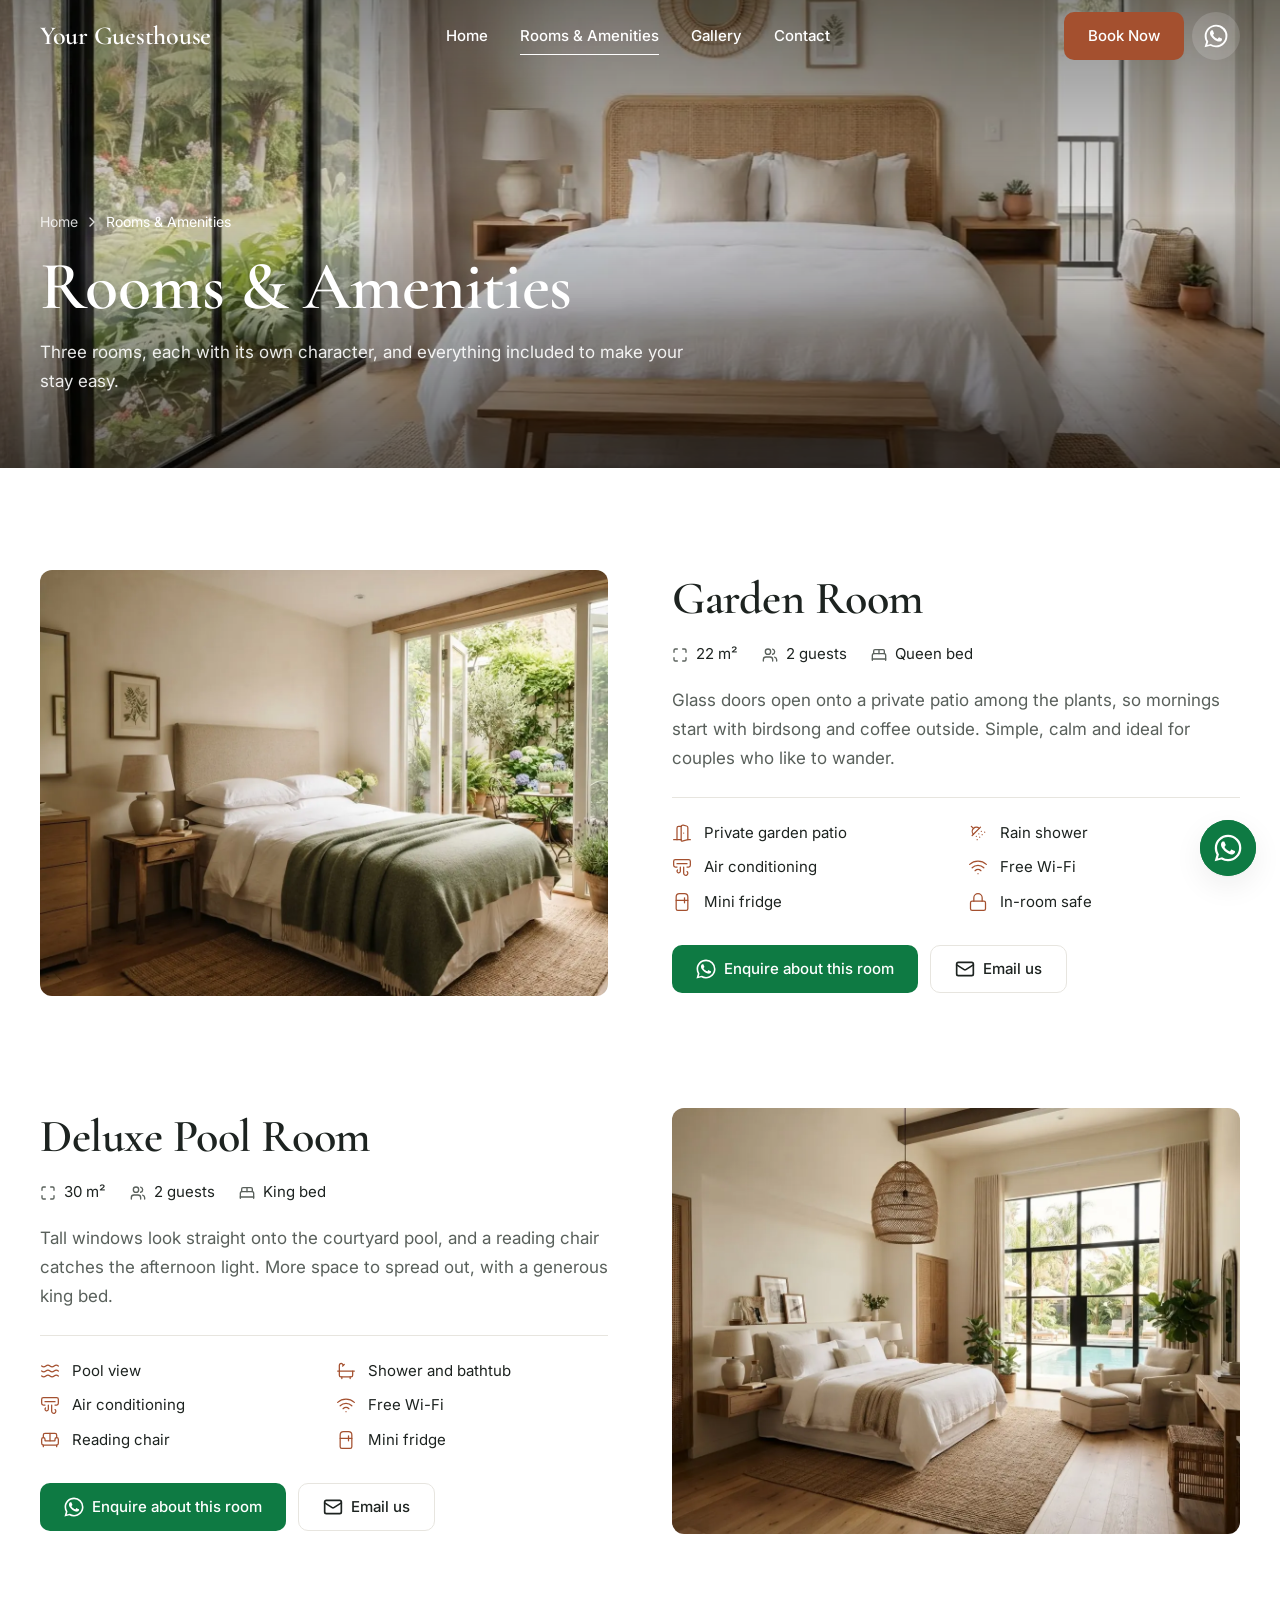
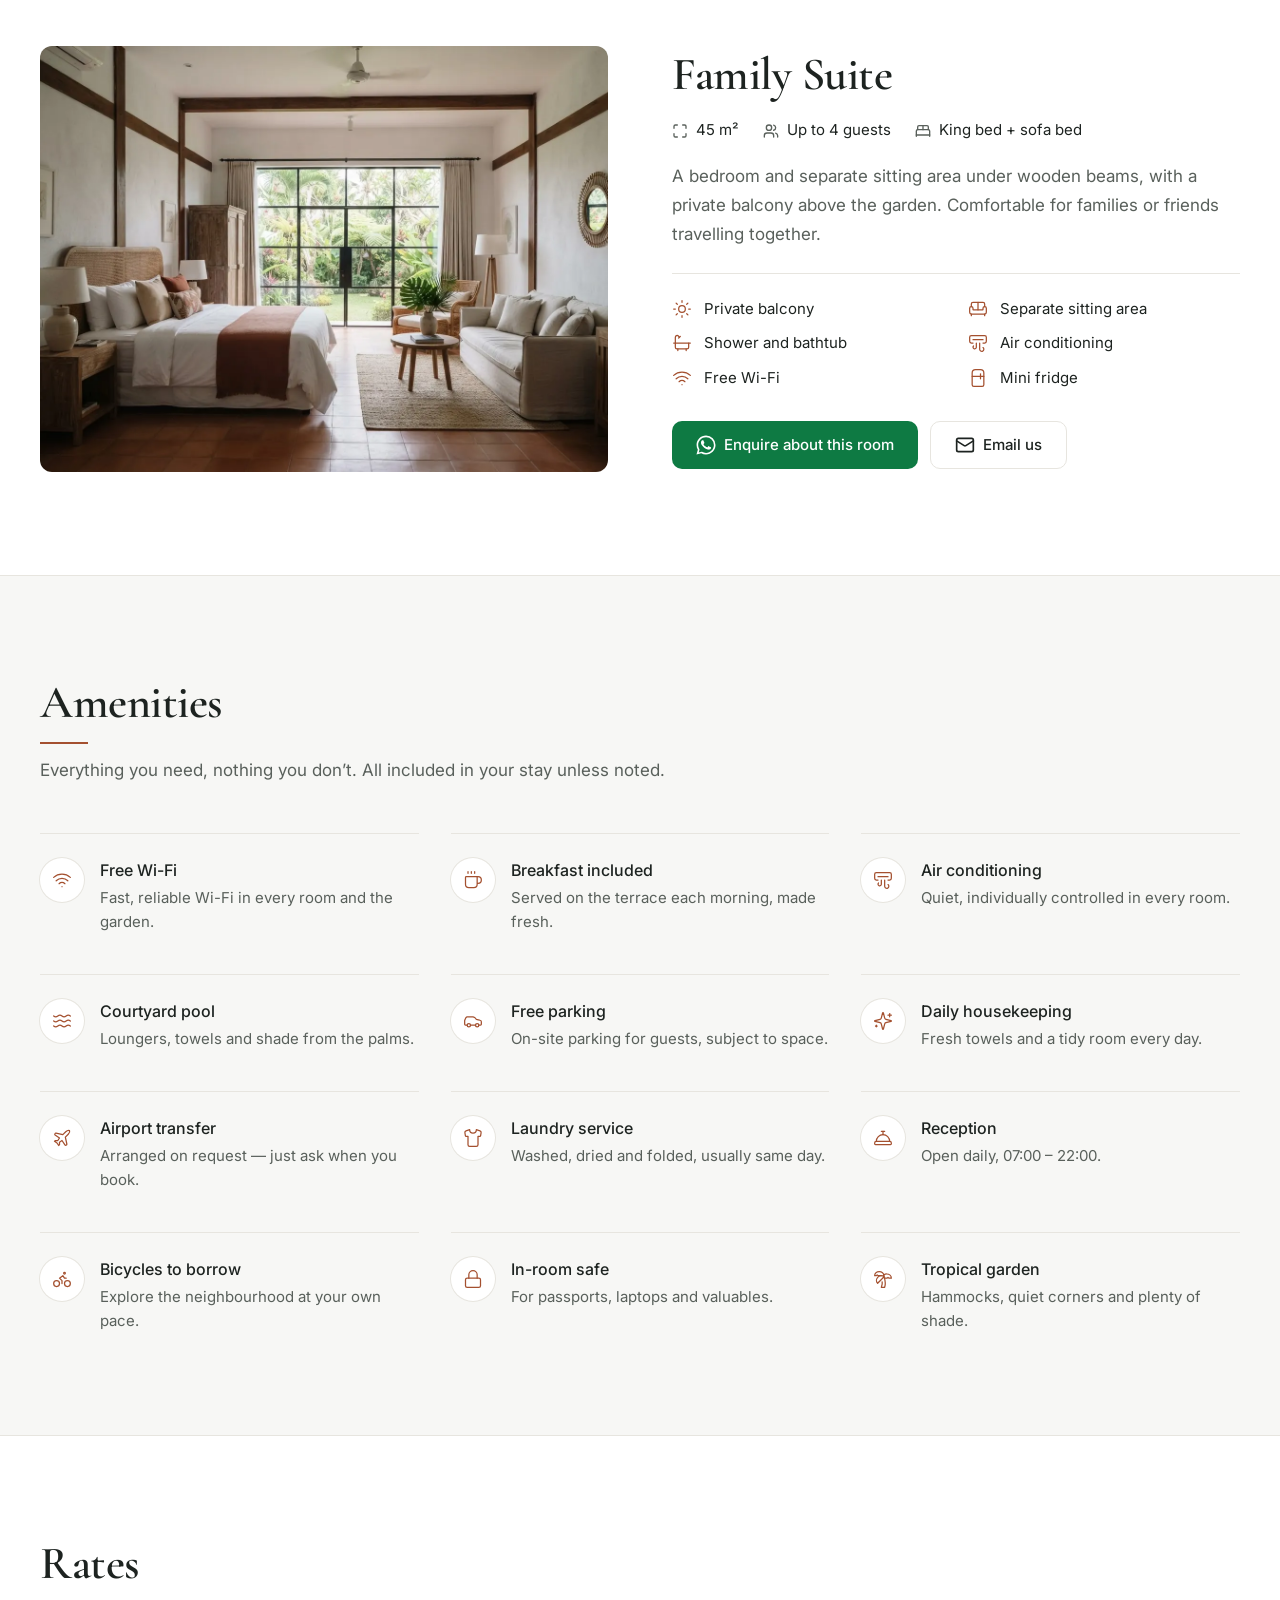
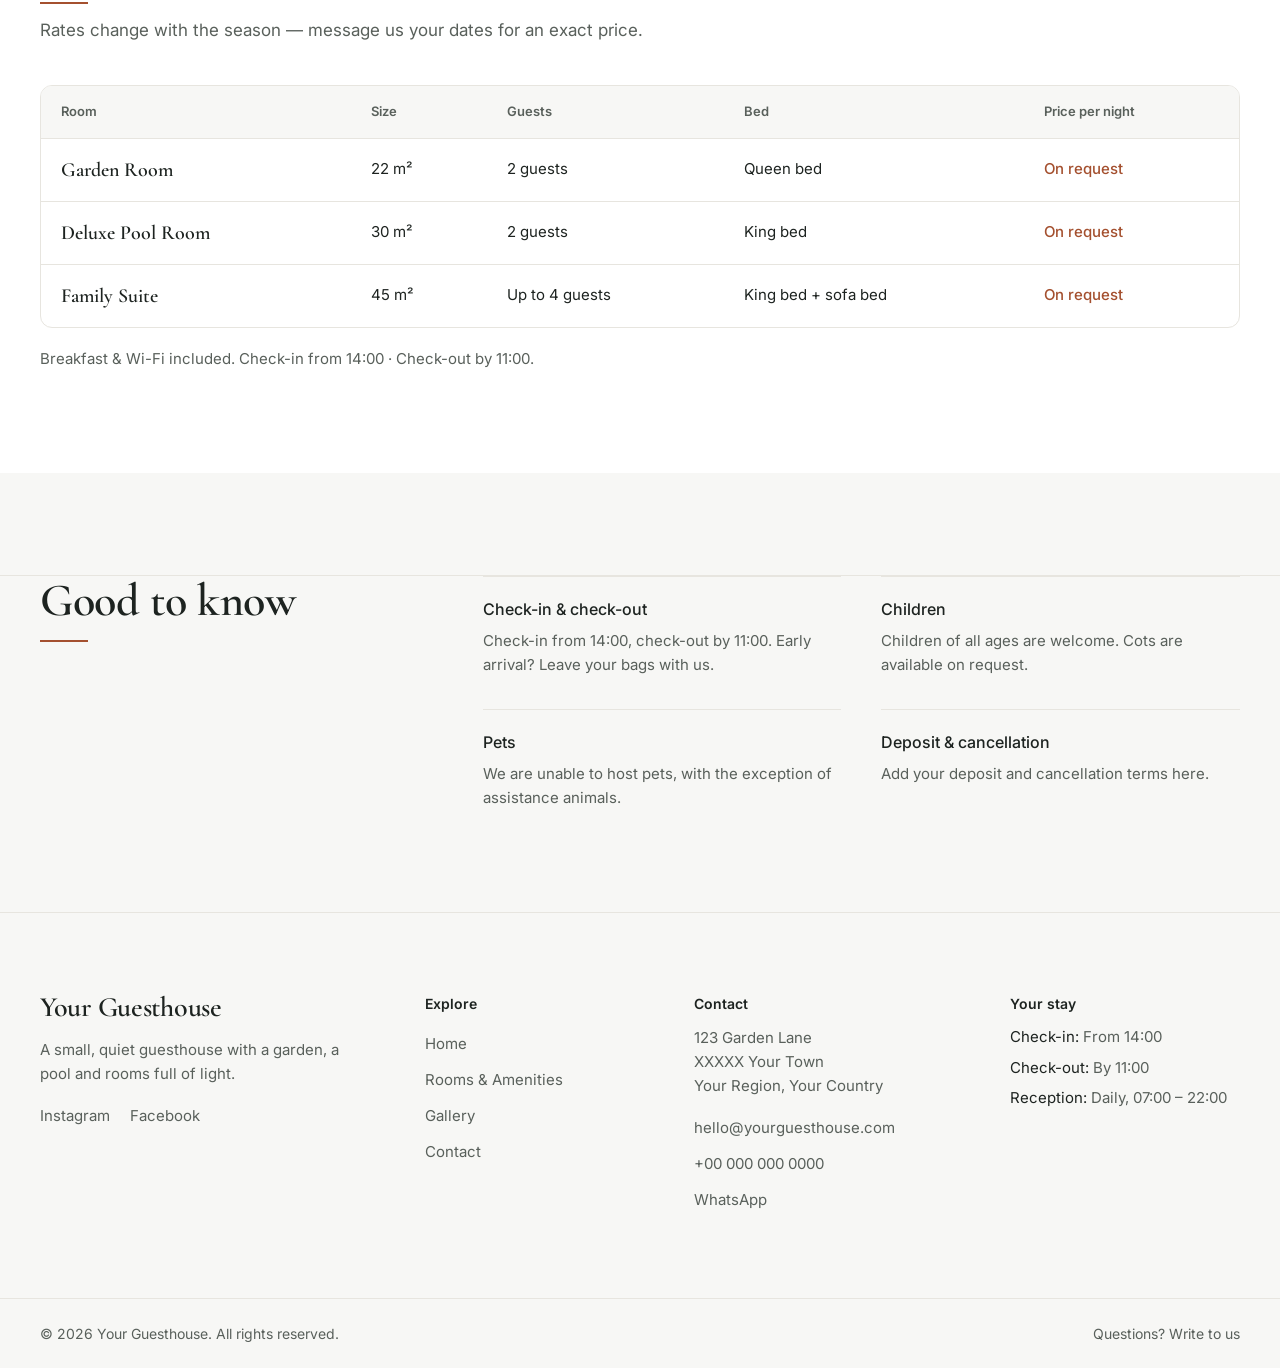
<file: rooms.html>
<!DOCTYPE html>
<html lang="en">
<head>
  <meta charset="utf-8">
  <meta name="viewport" content="width=device-width, initial-scale=1">
  <title>Rooms &amp; Amenities — Your Guesthouse</title>
  <meta name="description" content="Explore the Garden Room, Deluxe Pool Room and Family Suite at Your Guesthouse, plus amenities, rates and house information.">
  <meta name="theme-color" content="#ffffff">
  <!-- TODO: replace the domain below with your real website address (also in sitemap.xml and robots.txt) -->
  <link rel="canonical" href="https://www.yourguesthouse.com/rooms.html">

  <!-- Social sharing (Facebook, WhatsApp, X) -->
  <meta property="og:type" content="website">
  <meta property="og:site_name" content="Your Guesthouse">
  <meta property="og:title" content="Rooms &amp; Amenities — Your Guesthouse">
  <meta property="og:description" content="Explore the Garden Room, Deluxe Pool Room and Family Suite at Your Guesthouse, plus amenities, rates and house information.">
  <meta property="og:url" content="https://www.yourguesthouse.com/rooms.html">
  <meta property="og:image" content="https://www.yourguesthouse.com/images/room-deluxe.webp">
  <meta name="twitter:card" content="summary_large_image">
  <meta name="twitter:title" content="Rooms &amp; Amenities — Your Guesthouse">
  <meta name="twitter:description" content="Explore the Garden Room, Deluxe Pool Room and Family Suite at Your Guesthouse, plus amenities, rates and house information.">
  <meta name="twitter:image" content="https://www.yourguesthouse.com/images/room-deluxe.webp">

  <!-- Tells the stylesheet that JavaScript is on, so scroll animations can start hidden. If main.js ever fails, a CSS fallback shows everything after 2 seconds. -->
  <script>document.documentElement.classList.add('js')</script>

  <link rel="icon" href="favicon.svg" type="image/svg+xml">

  <!-- Fonts: Cormorant Garamond (headings) + Inter (text). To change fonts, edit this URL and --font-serif / --font-sans in css/style.css -->
  <link rel="preconnect" href="https://fonts.googleapis.com">
  <link rel="preconnect" href="https://fonts.gstatic.com" crossorigin>
  <link rel="stylesheet" href="https://fonts.googleapis.com/css2?family=Cormorant+Garamond:wght@500;600;700&family=Inter:wght@400;500;600&display=swap">
  <link rel="stylesheet" href="css/style.css">
  <!-- Loads the page-hero photo early so there is no blank flash -->
  <link rel="preload" as="image" href="images/hero-rooms.webp" imagesrcset="images/hero-rooms-800.webp 800w, images/hero-rooms.webp 1376w" imagesizes="100vw" fetchpriority="high">
  <script src="js/main.js" defer></script>
</head>
<body>
<!-- Icons: one inline sprite, referenced everywhere with an svg use element -->
<svg width="0" height="0" style="position:absolute" aria-hidden="true" focusable="false">
<symbol id="i-air-vent" viewBox="0 0 24 24"><path d="M18 17.5a2.5 2.5 0 1 1-4 2.03V12" /> <path d="M6 12H4a2 2 0 0 1-2-2V5a2 2 0 0 1 2-2h16a2 2 0 0 1 2 2v5a2 2 0 0 1-2 2h-2" /> <path d="M6 8h12" /> <path d="M6.6 15.572A2 2 0 1 0 10 17v-5" /></symbol>
<symbol id="i-bath" viewBox="0 0 24 24"><path d="M10 4 8 6" /> <path d="M17 19v2" /> <path d="M2 12h20" /> <path d="M7 19v2" /> <path d="M9 5 7.621 3.621A2.121 2.121 0 0 0 4 5v12a2 2 0 0 0 2 2h12a2 2 0 0 0 2-2v-5" /></symbol>
<symbol id="i-bed-double" viewBox="0 0 24 24"><path d="M2 20v-8a2 2 0 0 1 2-2h16a2 2 0 0 1 2 2v8" /> <path d="M4 10V6a2 2 0 0 1 2-2h12a2 2 0 0 1 2 2v4" /> <path d="M12 4v6" /> <path d="M2 18h20" /></symbol>
<symbol id="i-bike" viewBox="0 0 24 24"><circle cx="18.5" cy="17.5" r="3.5" /> <circle cx="5.5" cy="17.5" r="3.5" /> <circle cx="15" cy="5" r="1" /> <path d="M12 17.5V14l-3-3 4-3 2 3h2" /></symbol>
<symbol id="i-car" viewBox="0 0 24 24"><path d="M19 17h2c.6 0 1-.4 1-1v-3c0-.9-.7-1.7-1.5-1.9C18.7 10.6 16 10 16 10s-1.3-1.4-2.2-2.3c-.5-.4-1.1-.7-1.8-.7H5c-.6 0-1.1.4-1.4.9l-1.4 2.9A3.7 3.7 0 0 0 2 12v4c0 .6.4 1 1 1h2" /> <circle cx="7" cy="17" r="2" /> <path d="M9 17h6" /> <circle cx="17" cy="17" r="2" /></symbol>
<symbol id="i-chevron-right" viewBox="0 0 24 24"><path d="m9 18 6-6-6-6" /></symbol>
<symbol id="i-coffee" viewBox="0 0 24 24"><path d="M10 2v2" /> <path d="M14 2v2" /> <path d="M16 8a1 1 0 0 1 1 1v8a4 4 0 0 1-4 4H7a4 4 0 0 1-4-4V9a1 1 0 0 1 1-1h14a4 4 0 1 1 0 8h-1" /> <path d="M6 2v2" /></symbol>
<symbol id="i-concierge-bell" viewBox="0 0 24 24"><path d="M3 20a1 1 0 0 1-1-1v-1a2 2 0 0 1 2-2h16a2 2 0 0 1 2 2v1a1 1 0 0 1-1 1Z" /> <path d="M20 16a8 8 0 1 0-16 0" /> <path d="M12 4v4" /> <path d="M10 4h4" /></symbol>
<symbol id="i-door-open" viewBox="0 0 24 24"><path d="M11 20H2" /> <path d="M11 4.562v16.157a1 1 0 0 0 1.242.97L19 20V5.562a2 2 0 0 0-1.515-1.94l-4-1A2 2 0 0 0 11 4.561z" /> <path d="M11 4H8a2 2 0 0 0-2 2v14" /> <path d="M14 12h.01" /> <path d="M22 20h-3" /></symbol>
<symbol id="i-lock" viewBox="0 0 24 24"><rect width="18" height="11" x="3" y="11" rx="2" ry="2" /> <path d="M7 11V7a5 5 0 0 1 10 0v4" /></symbol>
<symbol id="i-mail" viewBox="0 0 24 24"><path d="m22 7-8.991 5.727a2 2 0 0 1-2.009 0L2 7" /> <rect x="2" y="4" width="20" height="16" rx="2" /></symbol>
<symbol id="i-maximize" viewBox="0 0 24 24"><path d="M8 3H5a2 2 0 0 0-2 2v3" /> <path d="M21 8V5a2 2 0 0 0-2-2h-3" /> <path d="M3 16v3a2 2 0 0 0 2 2h3" /> <path d="M16 21h3a2 2 0 0 0 2-2v-3" /></symbol>
<symbol id="i-menu" viewBox="0 0 24 24"><path d="M4 12h16" /> <path d="M4 18h16" /> <path d="M4 6h16" /></symbol>
<symbol id="i-plane" viewBox="0 0 24 24"><path d="M17.8 19.2 16 11l3.5-3.5C21 6 21.5 4 21 3c-1-.5-3 0-4.5 1.5L13 8 4.8 6.2c-.5-.1-.9.1-1.1.5l-.3.5c-.2.5-.1 1 .3 1.3L9 12l-2 3H4l-1 1 3 2 2 3 1-1v-3l3-2 3.5 5.3c.3.4.8.5 1.3.3l.5-.2c.4-.3.6-.7.5-1.2z" /></symbol>
<symbol id="i-refrigerator" viewBox="0 0 24 24"><path d="M5 6a4 4 0 0 1 4-4h6a4 4 0 0 1 4 4v14a2 2 0 0 1-2 2H7a2 2 0 0 1-2-2V6Z" /> <path d="M5 10h14" /> <path d="M15 7v6" /></symbol>
<symbol id="i-shirt" viewBox="0 0 24 24"><path d="M20.38 3.46 16 2a4 4 0 0 1-8 0L3.62 3.46a2 2 0 0 0-1.34 2.23l.58 3.47a1 1 0 0 0 .99.84H6v10c0 1.1.9 2 2 2h8a2 2 0 0 0 2-2V10h2.15a1 1 0 0 0 .99-.84l.58-3.47a2 2 0 0 0-1.34-2.23z" /></symbol>
<symbol id="i-shower-head" viewBox="0 0 24 24"><path d="m4 4 2.5 2.5" /> <path d="M13.5 6.5a4.95 4.95 0 0 0-7 7" /> <path d="M15 5 5 15" /> <path d="M14 17v.01" /> <path d="M10 16v.01" /> <path d="M13 13v.01" /> <path d="M16 10v.01" /> <path d="M11 20v.01" /> <path d="M17 14v.01" /> <path d="M20 11v.01" /></symbol>
<symbol id="i-sofa" viewBox="0 0 24 24"><path d="M20 9V6a2 2 0 0 0-2-2H6a2 2 0 0 0-2 2v3" /> <path d="M2 16a2 2 0 0 0 2 2h16a2 2 0 0 0 2-2v-5a2 2 0 0 0-4 0v1.5a.5.5 0 0 1-.5.5h-11a.5.5 0 0 1-.5-.5V11a2 2 0 0 0-4 0z" /> <path d="M4 18v2" /> <path d="M20 18v2" /> <path d="M12 4v9" /></symbol>
<symbol id="i-sparkles" viewBox="0 0 24 24"><path d="M9.937 15.5A2 2 0 0 0 8.5 14.063l-6.135-1.582a.5.5 0 0 1 0-.962L8.5 9.936A2 2 0 0 0 9.937 8.5l1.582-6.135a.5.5 0 0 1 .963 0L14.063 8.5A2 2 0 0 0 15.5 9.937l6.135 1.581a.5.5 0 0 1 0 .964L15.5 14.063a2 2 0 0 0-1.437 1.437l-1.582 6.135a.5.5 0 0 1-.963 0z" /> <path d="M20 3v4" /> <path d="M22 5h-4" /> <path d="M4 17v2" /> <path d="M5 18H3" /></symbol>
<symbol id="i-sun" viewBox="0 0 24 24"><circle cx="12" cy="12" r="4" /> <path d="M12 2v2" /> <path d="M12 20v2" /> <path d="m4.93 4.93 1.41 1.41" /> <path d="m17.66 17.66 1.41 1.41" /> <path d="M2 12h2" /> <path d="M20 12h2" /> <path d="m6.34 17.66-1.41 1.41" /> <path d="m19.07 4.93-1.41 1.41" /></symbol>
<symbol id="i-tree-palm" viewBox="0 0 24 24"><path d="M13 8c0-2.76-2.46-5-5.5-5S2 5.24 2 8h2l1-1 1 1h4" /> <path d="M13 7.14A5.82 5.82 0 0 1 16.5 6c3.04 0 5.5 2.24 5.5 5h-3l-1-1-1 1h-3" /> <path d="M5.89 9.71c-2.15 2.15-2.3 5.47-.35 7.43l4.24-4.25.7-.7.71-.71 2.12-2.12c-1.95-1.96-5.27-1.8-7.42.35" /> <path d="M11 15.5c.5 2.5-.17 4.5-1 6.5h4c2-5.5-.5-12-1-14" /></symbol>
<symbol id="i-users" viewBox="0 0 24 24"><path d="M16 21v-2a4 4 0 0 0-4-4H6a4 4 0 0 0-4 4v2" /> <path d="M16 3.128a4 4 0 0 1 0 7.744" /> <path d="M22 21v-2a4 4 0 0 0-3-3.87" /> <circle cx="9" cy="7" r="4" /></symbol>
<symbol id="i-waves" viewBox="0 0 24 24"><path d="M2 6c.6.5 1.2 1 2.5 1C7 7 7 5 9.5 5c2.6 0 2.4 2 5 2 2.5 0 2.5-2 5-2 1.3 0 1.9.5 2.5 1" /> <path d="M2 12c.6.5 1.2 1 2.5 1 2.5 0 2.5-2 5-2 2.6 0 2.4 2 5 2 2.5 0 2.5-2 5-2 1.3 0 1.9.5 2.5 1" /> <path d="M2 18c.6.5 1.2 1 2.5 1 2.5 0 2.5-2 5-2 2.6 0 2.4 2 5 2 2.5 0 2.5-2 5-2 1.3 0 1.9.5 2.5 1" /></symbol>
<symbol id="i-whatsapp" viewBox="0 0 24 24"><path d="M17.47 14.38c-.3-.15-1.76-.87-2.03-.97-.27-.1-.47-.15-.67.15-.2.3-.77.97-.94 1.17-.17.2-.35.22-.65.07-.3-.15-1.26-.46-2.4-1.48-.89-.79-1.49-1.77-1.66-2.07-.17-.3-.02-.46.13-.61.13-.13.3-.35.45-.52.15-.17.2-.3.3-.5.1-.2.05-.37-.03-.52-.07-.15-.67-1.62-.92-2.22-.24-.58-.49-.5-.67-.51h-.57c-.2 0-.52.07-.79.37-.27.3-1.04 1.02-1.04 2.48s1.07 2.88 1.21 3.08c.15.2 2.1 3.2 5.08 4.49.71.31 1.26.49 1.69.63.71.23 1.36.2 1.87.12.57-.08 1.76-.72 2-1.41.25-.7.25-1.29.17-1.41-.07-.13-.27-.2-.57-.35zM12.04 21.5h-.01a9.43 9.43 0 0 1-4.8-1.32l-.35-.2-3.57.93.95-3.48-.22-.36a9.4 9.4 0 0 1-1.44-5.02c0-5.2 4.24-9.43 9.45-9.43a9.38 9.38 0 0 1 6.68 2.77 9.37 9.37 0 0 1 2.76 6.67c0 5.2-4.24 9.44-9.45 9.44zm8.04-17.47A11.3 11.3 0 0 0 12.04.7C5.77.7.67 5.8.67 12.06c0 2 .52 3.96 1.52 5.68L.57 23.3l5.7-1.5a11.33 11.33 0 0 0 5.77 1.47h.01c6.26 0 11.36-5.1 11.37-11.37a11.3 11.3 0 0 0-3.34-8.04z"/></symbol>
<symbol id="i-wifi" viewBox="0 0 24 24"><path d="M12 20h.01" /> <path d="M2 8.82a15 15 0 0 1 20 0" /> <path d="M5 12.859a10 10 0 0 1 14 0" /> <path d="M8.5 16.429a5 5 0 0 1 7 0" /></symbol>
<symbol id="i-x" viewBox="0 0 24 24"><path d="M18 6 6 18" /> <path d="m6 6 12 12" /></symbol>
</svg>
<a class="skip-link" href="#main">Skip to content</a>

<!-- ===== HEADER (same on every page) ===== -->
<header class="site-header site-header--home">
  <div class="container site-header__bar">
    <!-- TODO: replace "Your Guesthouse" with your guesthouse name (use Find &amp; Replace, see README) -->
    <a class="logo" href="index.html">Your Guesthouse</a>

    <nav class="main-nav" aria-label="Main">
      <ul>
          <li><a href="index.html">Home</a></li>
          <li><a href="rooms.html" aria-current="page">Rooms &amp; Amenities</a></li>
          <li><a href="gallery.html">Gallery</a></li>
          <li><a href="contact.html">Contact</a></li>
      </ul>
    </nav>

    <div class="header-actions">
      <a class="btn btn-accent" href="contact.html#booking">Book Now</a>
      <a class="icon-btn icon-btn--wa" href="https://wa.me/000000000001?text=Hello%2C%20I%27d%20like%20to%20check%20availability" target="_blank" rel="noopener noreferrer" aria-label="Message us on WhatsApp (opens in a new tab)"><svg class="icon icon--fill icon--lg" aria-hidden="true" focusable="false"><use href="#i-whatsapp"/></svg></a>
      <button class="icon-btn menu-toggle" type="button" aria-expanded="false" aria-controls="mobile-menu" aria-label="Open menu">
        <svg class="icon icon--lg icon-open" aria-hidden="true" focusable="false"><use href="#i-menu"/></svg><svg class="icon icon--lg icon-close" aria-hidden="true" focusable="false"><use href="#i-x"/></svg>
      </button>
    </div>
  </div>

  <!-- Mobile menu (opens with the hamburger button) -->
  <div id="mobile-menu" class="mobile-menu">
    <nav class="container" aria-label="Mobile">
      <ul>
          <li><a href="index.html">Home</a></li>
          <li><a href="rooms.html" aria-current="page">Rooms &amp; Amenities</a></li>
          <li><a href="gallery.html">Gallery</a></li>
          <li><a href="contact.html">Contact</a></li>
      </ul>
      <div class="mobile-menu__actions">
        <a class="btn btn-accent" href="contact.html#booking">Book Now</a>
        <a class="btn btn-whatsapp" href="https://wa.me/000000000001?text=Hello%2C%20I%27d%20like%20to%20check%20availability" target="_blank" rel="noopener noreferrer"><svg class="icon icon--fill" aria-hidden="true" focusable="false"><use href="#i-whatsapp"/></svg> WhatsApp Us</a>
      </div>
      <p class="mobile-menu__mail"><a href="mailto:hello@yourguesthouse.com">hello@yourguesthouse.com</a></p>
    </nav>
  </div>
</header>

<main id="main" tabindex="-1">
    <!-- ===== PAGE HERO =====
         To change the photo: replace images/hero-rooms.webp (and the small images/hero-rooms-800.webp), or edit the src below. -->
    <section class="page-hero">
      <div class="page-hero__media">
        <img class="page-hero__img" src="images/hero-rooms.webp" srcset="images/hero-rooms-800.webp 800w, images/hero-rooms.webp 1376w" sizes="100vw" width="1376" height="768" alt="Bright bedroom with white linen, a rattan headboard and a tall window onto the tropical garden" fetchpriority="high" decoding="async">
      </div>
      <div class="page-hero__overlay" aria-hidden="true"></div>
      <div class="container page-hero__content">
        <nav class="breadcrumb" data-reveal aria-label="Breadcrumb">
          <ol>
            <li><a href="index.html">Home</a></li>
            <li><svg class="icon icon--sm" aria-hidden="true" focusable="false"><use href="#i-chevron-right"/></svg><span aria-current="page">Rooms &amp; Amenities</span></li>
          </ol>
        </nav>
        <h1 data-reveal style="--d:120ms">Rooms &amp; Amenities</h1>
        <p class="lead" data-reveal style="--d:240ms">Three rooms, each with its own character, and everything included to make your stay easy.</p>
      </div>
    </section>

    <!-- ===== ROOMS =====
         To edit a room: change the name, size, text and feature list inside its <article>.
         To add a room: copy a whole <article>…</article> block and give it a new id. -->
    <section class="section bg-paper" aria-label="Our rooms">
      <div class="container room-list">
        <article id="garden-room" class="room-block" data-reveal aria-labelledby="garden-room-title">
          <div class="room-block__media">
            <img class="room-block__img" src="images/room-garden.webp" width="1200" height="896" alt="Garden Room with a queen bed, green wool throw and glass doors open to a planted patio" loading="lazy" decoding="async">
          </div>
          <div class="room-block__text">
            <h2 id="garden-room-title" class="heading-2">Garden Room</h2>
            <dl class="room-block__facts">
              <div><svg class="icon icon--sm icon--muted" aria-hidden="true" focusable="false"><use href="#i-maximize"/></svg><dt>Size</dt><dd>22 m²</dd></div>
              <div><svg class="icon icon--sm icon--muted" aria-hidden="true" focusable="false"><use href="#i-users"/></svg><dt>Guests</dt><dd>2 guests</dd></div>
              <div><svg class="icon icon--sm icon--muted" aria-hidden="true" focusable="false"><use href="#i-bed-double"/></svg><dt>Bed</dt><dd>Queen bed</dd></div>
            </dl>
            <p class="lead">Glass doors open onto a private patio among the plants, so mornings start with birdsong and coffee outside. Simple, calm and ideal for couples who like to wander.</p>
            <h3 class="sr-only">In the room</h3>
            <ul class="feature-list">
            <li><svg class="icon icon--thin icon--accent" aria-hidden="true" focusable="false"><use href="#i-door-open"/></svg>Private garden patio</li>
            <li><svg class="icon icon--thin icon--accent" aria-hidden="true" focusable="false"><use href="#i-shower-head"/></svg>Rain shower</li>
            <li><svg class="icon icon--thin icon--accent" aria-hidden="true" focusable="false"><use href="#i-air-vent"/></svg>Air conditioning</li>
            <li><svg class="icon icon--thin icon--accent" aria-hidden="true" focusable="false"><use href="#i-wifi"/></svg>Free Wi-Fi</li>
            <li><svg class="icon icon--thin icon--accent" aria-hidden="true" focusable="false"><use href="#i-refrigerator"/></svg>Mini fridge</li>
            <li><svg class="icon icon--thin icon--accent" aria-hidden="true" focusable="false"><use href="#i-lock"/></svg>In-room safe</li>
            </ul>
            <div class="btn-row">
              <a class="btn btn-whatsapp" href="https://wa.me/000000000001?text=Hello%2C%20I%27d%20like%20to%20enquire%20about%20the%20Garden%20Room%20at%20Your%20Guesthouse." target="_blank" rel="noopener noreferrer"><svg class="icon icon--fill" aria-hidden="true" focusable="false"><use href="#i-whatsapp"/></svg> Enquire about this room</a>
              <a class="btn btn-outline" href="mailto:hello@yourguesthouse.com?subject=Enquiry%3A%20Garden%20Room&body=Hello%2C%20I%27d%20like%20to%20enquire%20about%20the%20Garden%20Room%20at%20Your%20Guesthouse."><svg class="icon" aria-hidden="true" focusable="false"><use href="#i-mail"/></svg> Email us</a>
            </div>
          </div>
        </article>
        <article id="deluxe-pool-room" class="room-block room-block--reverse" data-reveal aria-labelledby="deluxe-pool-room-title">
          <div class="room-block__media">
            <img class="room-block__img" src="images/room-deluxe.webp" width="1200" height="896" alt="Deluxe Pool Room with a king bed, rattan pendant lamp and tall windows facing the pool" loading="lazy" decoding="async">
          </div>
          <div class="room-block__text">
            <h2 id="deluxe-pool-room-title" class="heading-2">Deluxe Pool Room</h2>
            <dl class="room-block__facts">
              <div><svg class="icon icon--sm icon--muted" aria-hidden="true" focusable="false"><use href="#i-maximize"/></svg><dt>Size</dt><dd>30 m²</dd></div>
              <div><svg class="icon icon--sm icon--muted" aria-hidden="true" focusable="false"><use href="#i-users"/></svg><dt>Guests</dt><dd>2 guests</dd></div>
              <div><svg class="icon icon--sm icon--muted" aria-hidden="true" focusable="false"><use href="#i-bed-double"/></svg><dt>Bed</dt><dd>King bed</dd></div>
            </dl>
            <p class="lead">Tall windows look straight onto the courtyard pool, and a reading chair catches the afternoon light. More space to spread out, with a generous king bed.</p>
            <h3 class="sr-only">In the room</h3>
            <ul class="feature-list">
            <li><svg class="icon icon--thin icon--accent" aria-hidden="true" focusable="false"><use href="#i-waves"/></svg>Pool view</li>
            <li><svg class="icon icon--thin icon--accent" aria-hidden="true" focusable="false"><use href="#i-bath"/></svg>Shower and bathtub</li>
            <li><svg class="icon icon--thin icon--accent" aria-hidden="true" focusable="false"><use href="#i-air-vent"/></svg>Air conditioning</li>
            <li><svg class="icon icon--thin icon--accent" aria-hidden="true" focusable="false"><use href="#i-wifi"/></svg>Free Wi-Fi</li>
            <li><svg class="icon icon--thin icon--accent" aria-hidden="true" focusable="false"><use href="#i-sofa"/></svg>Reading chair</li>
            <li><svg class="icon icon--thin icon--accent" aria-hidden="true" focusable="false"><use href="#i-refrigerator"/></svg>Mini fridge</li>
            </ul>
            <div class="btn-row">
              <a class="btn btn-whatsapp" href="https://wa.me/000000000001?text=Hello%2C%20I%27d%20like%20to%20enquire%20about%20the%20Deluxe%20Pool%20Room%20at%20Your%20Guesthouse." target="_blank" rel="noopener noreferrer"><svg class="icon icon--fill" aria-hidden="true" focusable="false"><use href="#i-whatsapp"/></svg> Enquire about this room</a>
              <a class="btn btn-outline" href="mailto:hello@yourguesthouse.com?subject=Enquiry%3A%20Deluxe%20Pool%20Room&body=Hello%2C%20I%27d%20like%20to%20enquire%20about%20the%20Deluxe%20Pool%20Room%20at%20Your%20Guesthouse."><svg class="icon" aria-hidden="true" focusable="false"><use href="#i-mail"/></svg> Email us</a>
            </div>
          </div>
        </article>
        <article id="family-suite" class="room-block" data-reveal aria-labelledby="family-suite-title">
          <div class="room-block__media">
            <img class="room-block__img" src="images/room-suite.webp" width="1200" height="896" alt="Family Suite with a king bed, separate linen sofa area and wooden ceiling beams" loading="lazy" decoding="async">
          </div>
          <div class="room-block__text">
            <h2 id="family-suite-title" class="heading-2">Family Suite</h2>
            <dl class="room-block__facts">
              <div><svg class="icon icon--sm icon--muted" aria-hidden="true" focusable="false"><use href="#i-maximize"/></svg><dt>Size</dt><dd>45 m²</dd></div>
              <div><svg class="icon icon--sm icon--muted" aria-hidden="true" focusable="false"><use href="#i-users"/></svg><dt>Guests</dt><dd>Up to 4 guests</dd></div>
              <div><svg class="icon icon--sm icon--muted" aria-hidden="true" focusable="false"><use href="#i-bed-double"/></svg><dt>Bed</dt><dd>King bed + sofa bed</dd></div>
            </dl>
            <p class="lead">A bedroom and separate sitting area under wooden beams, with a private balcony above the garden. Comfortable for families or friends travelling together.</p>
            <h3 class="sr-only">In the room</h3>
            <ul class="feature-list">
            <li><svg class="icon icon--thin icon--accent" aria-hidden="true" focusable="false"><use href="#i-sun"/></svg>Private balcony</li>
            <li><svg class="icon icon--thin icon--accent" aria-hidden="true" focusable="false"><use href="#i-sofa"/></svg>Separate sitting area</li>
            <li><svg class="icon icon--thin icon--accent" aria-hidden="true" focusable="false"><use href="#i-bath"/></svg>Shower and bathtub</li>
            <li><svg class="icon icon--thin icon--accent" aria-hidden="true" focusable="false"><use href="#i-air-vent"/></svg>Air conditioning</li>
            <li><svg class="icon icon--thin icon--accent" aria-hidden="true" focusable="false"><use href="#i-wifi"/></svg>Free Wi-Fi</li>
            <li><svg class="icon icon--thin icon--accent" aria-hidden="true" focusable="false"><use href="#i-refrigerator"/></svg>Mini fridge</li>
            </ul>
            <div class="btn-row">
              <a class="btn btn-whatsapp" href="https://wa.me/000000000001?text=Hello%2C%20I%27d%20like%20to%20enquire%20about%20the%20Family%20Suite%20at%20Your%20Guesthouse." target="_blank" rel="noopener noreferrer"><svg class="icon icon--fill" aria-hidden="true" focusable="false"><use href="#i-whatsapp"/></svg> Enquire about this room</a>
              <a class="btn btn-outline" href="mailto:hello@yourguesthouse.com?subject=Enquiry%3A%20Family%20Suite&body=Hello%2C%20I%27d%20like%20to%20enquire%20about%20the%20Family%20Suite%20at%20Your%20Guesthouse."><svg class="icon" aria-hidden="true" focusable="false"><use href="#i-mail"/></svg> Email us</a>
            </div>
          </div>
        </article>
      </div>
    </section>

    <!-- ===== AMENITIES ===== -->
    <section id="amenities" class="section amenities bg-mist" aria-labelledby="amenities-heading">
      <div class="container">
        <h2 id="amenities-heading" class="heading-2 heading--line" data-reveal>Amenities</h2>
        <p class="lead mt-3">Everything you need, nothing you don’t. All included in your stay unless noted.</p>
        <ul class="amenity-grid">
          <li data-reveal>
            <span class="amenity-icon"><svg class="icon icon--thin" aria-hidden="true" focusable="false"><use href="#i-wifi"/></svg></span>
            <div><h3>Free Wi-Fi</h3><p>Fast, reliable Wi-Fi in every room and the garden.</p></div>
          </li>
          <li data-reveal style="--d:80ms">
            <span class="amenity-icon"><svg class="icon icon--thin" aria-hidden="true" focusable="false"><use href="#i-coffee"/></svg></span>
            <div><h3>Breakfast included</h3><p>Served on the terrace each morning, made fresh.</p></div>
          </li>
          <li data-reveal style="--d:160ms">
            <span class="amenity-icon"><svg class="icon icon--thin" aria-hidden="true" focusable="false"><use href="#i-air-vent"/></svg></span>
            <div><h3>Air conditioning</h3><p>Quiet, individually controlled in every room.</p></div>
          </li>
          <li data-reveal style="--d:240ms">
            <span class="amenity-icon"><svg class="icon icon--thin" aria-hidden="true" focusable="false"><use href="#i-waves"/></svg></span>
            <div><h3>Courtyard pool</h3><p>Loungers, towels and shade from the palms.</p></div>
          </li>
          <li data-reveal>
            <span class="amenity-icon"><svg class="icon icon--thin" aria-hidden="true" focusable="false"><use href="#i-car"/></svg></span>
            <div><h3>Free parking</h3><p>On-site parking for guests, subject to space.</p></div>
          </li>
          <li data-reveal style="--d:80ms">
            <span class="amenity-icon"><svg class="icon icon--thin" aria-hidden="true" focusable="false"><use href="#i-sparkles"/></svg></span>
            <div><h3>Daily housekeeping</h3><p>Fresh towels and a tidy room every day.</p></div>
          </li>
          <li data-reveal style="--d:160ms">
            <span class="amenity-icon"><svg class="icon icon--thin" aria-hidden="true" focusable="false"><use href="#i-plane"/></svg></span>
            <div><h3>Airport transfer</h3><p>Arranged on request — just ask when you book.</p></div>
          </li>
          <li data-reveal style="--d:240ms">
            <span class="amenity-icon"><svg class="icon icon--thin" aria-hidden="true" focusable="false"><use href="#i-shirt"/></svg></span>
            <div><h3>Laundry service</h3><p>Washed, dried and folded, usually same day.</p></div>
          </li>
          <li data-reveal>
            <span class="amenity-icon"><svg class="icon icon--thin" aria-hidden="true" focusable="false"><use href="#i-concierge-bell"/></svg></span>
            <div><h3>Reception</h3><p>Open daily, 07:00 – 22:00.</p></div>
          </li>
          <li data-reveal style="--d:80ms">
            <span class="amenity-icon"><svg class="icon icon--thin" aria-hidden="true" focusable="false"><use href="#i-bike"/></svg></span>
            <div><h3>Bicycles to borrow</h3><p>Explore the neighbourhood at your own pace.</p></div>
          </li>
          <li data-reveal style="--d:160ms">
            <span class="amenity-icon"><svg class="icon icon--thin" aria-hidden="true" focusable="false"><use href="#i-lock"/></svg></span>
            <div><h3>In-room safe</h3><p>For passports, laptops and valuables.</p></div>
          </li>
          <li data-reveal style="--d:240ms">
            <span class="amenity-icon"><svg class="icon icon--thin" aria-hidden="true" focusable="false"><use href="#i-tree-palm"/></svg></span>
            <div><h3>Tropical garden</h3><p>Hammocks, quiet corners and plenty of shade.</p></div>
          </li>
        </ul>
      </div>
    </section>

    <!-- ===== RATES (PRICING TABLE) =====
         TODO: replace each "On request" with your nightly price, e.g. "€95" or "$110".
         Keep the text inside <td data-label="Price per night" class="price">…</td>.
         On phones each row turns into a stacked card automatically. -->
    <section id="rates" class="section bg-paper" aria-labelledby="rates-heading">
      <div class="container">
        <div style="max-width:42rem">
          <h2 id="rates-heading" class="heading-2 heading--line" data-reveal>Rates</h2>
          <p class="lead mt-3">Rates change with the season — message us your dates for an exact price.</p>
        </div>
        <div class="rates-wrap" data-reveal>
          <table class="rates-table">
            <caption class="sr-only">Room rates per night</caption>
            <thead>
              <tr>
                <th scope="col">Room</th>
                <th scope="col">Size</th>
                <th scope="col">Guests</th>
                <th scope="col">Bed</th>
                <th scope="col">Price per night</th>
              </tr>
            </thead>
            <tbody>
              <tr>
                <th scope="row" class="room-name">Garden Room</th>
                <td data-label="Size">22 m²</td>
                <td data-label="Guests">2 guests</td>
                <td data-label="Bed">Queen bed</td>
                <td data-label="Price per night" class="price">On request</td>
              </tr>
              <tr>
                <th scope="row" class="room-name">Deluxe Pool Room</th>
                <td data-label="Size">30 m²</td>
                <td data-label="Guests">2 guests</td>
                <td data-label="Bed">King bed</td>
                <td data-label="Price per night" class="price">On request</td>
              </tr>
              <tr>
                <th scope="row" class="room-name">Family Suite</th>
                <td data-label="Size">45 m²</td>
                <td data-label="Guests">Up to 4 guests</td>
                <td data-label="Bed">King bed + sofa bed</td>
                <td data-label="Price per night" class="price">On request</td>
              </tr>
            </tbody>
          </table>
        </div>
        <p class="rates-note">Breakfast &amp; Wi-Fi included. Check-in from 14:00 · Check-out by 11:00.</p>
      </div>
    </section>

    <!-- ===== GOOD TO KNOW (policies) - TODO: replace with your own ===== -->
    <section class="section bg-mist" aria-labelledby="policies-heading">
      <div class="container policies">
        <h2 id="policies-heading" class="heading-2 heading--line" data-reveal>Good to know</h2>
        <dl class="policy-list">
          <div><dt>Check-in &amp; check-out</dt><dd>Check-in from 14:00, check-out by 11:00. Early arrival? Leave your bags with us.</dd></div>
          <div><dt>Children</dt><dd>Children of all ages are welcome. Cots are available on request.</dd></div>
          <div><dt>Pets</dt><dd>We are unable to host pets, with the exception of assistance animals.</dd></div>
          <div><dt>Deposit &amp; cancellation</dt><dd>Add your deposit and cancellation terms here.</dd></div>
        </dl>
      </div>
    </section>
</main>

<!-- ===== FOOTER (same on every page) ===== -->
<footer class="site-footer">
  <div class="container site-footer__grid">
    <div>
      <a class="logo" href="index.html">Your Guesthouse</a>
      <p class="site-footer__tagline">A small, quiet guesthouse with a garden, a pool and rooms full of light.</p>
      <!-- TODO: replace the social links with your own profiles (or delete this list) -->
      <ul class="site-footer__social">
        <li><a class="footer-link" href="https://www.instagram.com/" target="_blank" rel="noopener noreferrer">Instagram</a></li>
        <li><a class="footer-link" href="https://www.facebook.com/" target="_blank" rel="noopener noreferrer">Facebook</a></li>
      </ul>
    </div>

    <nav aria-label="Footer">
      <h2>Explore</h2>
      <ul>
          <li><a class="footer-link" href="index.html">Home</a></li>
          <li><a class="footer-link" href="rooms.html">Rooms &amp; Amenities</a></li>
          <li><a class="footer-link" href="gallery.html">Gallery</a></li>
          <li><a class="footer-link" href="contact.html">Contact</a></li>
      </ul>
    </nav>

    <div>
      <h2>Contact</h2>
      <address>
        <span>123 Garden Lane</span>
        <span>XXXXX Your Town</span>
        <span>Your Region, Your Country</span>
      </address>
      <ul>
        <li><a class="footer-link" href="mailto:hello@yourguesthouse.com">hello@yourguesthouse.com</a></li>
        <li><a class="footer-link" href="tel:+000000000000">+00 000 000 0000</a></li>
        <li><a class="footer-link" href="https://wa.me/000000000001?text=Hello%2C%20I%27d%20like%20to%20check%20availability" target="_blank" rel="noopener noreferrer">WhatsApp</a></li>
      </ul>
    </div>

    <div>
      <h2>Your stay</h2>
      <dl>
        <div><dt>Check-in: </dt><dd>From 14:00</dd></div>
        <div><dt>Check-out: </dt><dd>By 11:00</dd></div>
        <div><dt>Reception: </dt><dd>Daily, 07:00 – 22:00</dd></div>
      </dl>
    </div>
  </div>

  <div class="site-footer__bottom">
    <div class="container">
      <p>© <span data-year>2026</span> Your Guesthouse. All rights reserved.</p>
      <p><a href="mailto:hello@yourguesthouse.com">Questions? Write to us</a></p>
    </div>
  </div>
</footer>

<!-- ===== FLOATING WHATSAPP BUTTON ===== -->
<a class="wa-float" href="https://wa.me/000000000001?text=Hello%2C%20I%27d%20like%20to%20check%20availability" target="_blank" rel="noopener noreferrer" aria-label="Chat with us on WhatsApp (opens in a new tab)"><svg class="icon icon--fill" aria-hidden="true" focusable="false"><use href="#i-whatsapp"/></svg></a>
</body>
</html>
</file>
<file: css/style.css>
/* ==========================================================================
   STYLE.CSS - the only stylesheet for all 4 pages.

   HOW TO EDIT
   - Colours, fonts, radius and spacing live in section 1 (CSS variables).
     Change a value there and the whole site updates.
   - Want the green look? Add  data-accent="sage"  to the <html> tag.
   - Breakpoints used (mobile-first):
       600px  = tablet   |  1024px = laptop  |  1440px = large desktop
   ========================================================================== */

/* ==========================================================================
   1. THEME VARIABLES
   ========================================================================== */
:root {
  --accent: #a4502f;          /* warm terracotta - TODO: replace with your brand colour */
  --accent-hover: #8a4126;
  --accent-soft: #f7ece6;     /* very light tint (call-to-action band, icon circles) */
  --whatsapp: #0e7a43;        /* WhatsApp green, darkened so white text is readable */
  --whatsapp-hover: #0b6436;
  --paper: #ffffff;           /* main background */
  --mist: #f7f7f5;            /* alternating section background */
  --ink: #1d2320;             /* main text */
  --muted: #59605b;           /* secondary text */
  --line: #e7e5df;            /* thin borders */
  --error: #b42318;
  --font-serif: 'Cormorant Garamond', Georgia, 'Times New Roman', serif;
  --font-sans: 'Inter', system-ui, -apple-system, 'Segoe UI', Roboto, sans-serif;
  --radius: 10px;
  --radius-lg: 12px;
  --shadow-soft: 0 1px 2px rgba(20, 24, 22, 0.04), 0 10px 30px rgba(20, 24, 22, 0.07);
  --ease: cubic-bezier(0.23, 1, 0.32, 1);
  --header-h: 72px;
  --kb-duration: 5400ms;      /* hero zoom length - set by js/main.js from the HERO settings */
}

/* Optional second palette: <html data-accent="sage"> */
[data-accent='sage'] {
  --accent: #4f6b52;
  --accent-hover: #3f5742;
  --accent-soft: #eef2ec;
}

/* ==========================================================================
   2. RESET + BASE
   ========================================================================== */
*, *::before, *::after { box-sizing: border-box; }
* { margin: 0; }

html {
  scroll-behavior: smooth;               /* smooth scrolling for #anchors */
  -webkit-text-size-adjust: 100%;
}

body {
  font-family: var(--font-sans);
  font-size: 16px;
  line-height: 1.5;
  color: var(--ink);
  background: var(--paper);
  -webkit-font-smoothing: antialiased;
  overflow-x: hidden;
}

img, svg, iframe { display: block; max-width: 100%; }
img { height: auto; }
ul, ol { list-style: none; padding: 0; }
a { color: inherit; text-decoration: none; }
button, input, select, textarea { font: inherit; color: inherit; }
button { background: none; border: 0; padding: 0; cursor: pointer; }
h1, h2, h3, h4 { font-size: inherit; font-weight: inherit; }
table { border-collapse: collapse; }
address { font-style: normal; }

/* Anchored sections stop below the sticky header */
[id] { scroll-margin-top: calc(var(--header-h) + 16px); }

/* Visible keyboard focus everywhere */
:focus-visible {
  outline: 2px solid var(--accent);
  outline-offset: 3px;
  border-radius: 4px;
}

/* Icons: <svg class="icon"><use href="#i-wifi"/></svg>  (symbols are inline at the top of each page) */
.icon {
  width: 1.25rem;
  height: 1.25rem;
  flex-shrink: 0;
  fill: none;
  stroke: currentColor;
  stroke-width: 2;
  stroke-linecap: round;
  stroke-linejoin: round;
}
.icon--thin { stroke-width: 1.5; }
.icon--fill { fill: currentColor; stroke: none; }   /* WhatsApp logo */
.icon--sm { width: 1rem; height: 1rem; }
.icon--lg { width: 1.5rem; height: 1.5rem; }
.icon--accent { color: var(--accent); }
.icon--muted { color: var(--muted); }

/* Visually hidden but available to screen readers */
.sr-only {
  position: absolute;
  width: 1px;
  height: 1px;
  padding: 0;
  margin: -1px;
  overflow: hidden;
  clip: rect(0, 0, 0, 0);
  white-space: nowrap;
  border: 0;
}

/* Skip link: appears when focused with the keyboard */
.skip-link {
  position: absolute;
  left: -9999px;
  top: 1rem;
  z-index: 60;
  padding: 0.75rem 1rem;
  border-radius: var(--radius);
  background: var(--paper);
  color: var(--ink);
  font-weight: 500;
  box-shadow: var(--shadow-soft);
}
.skip-link:focus { left: 1rem; }

/* ==========================================================================
   3. LAYOUT HELPERS
   ========================================================================== */
.container {
  width: 100%;
  max-width: 1280px;
  margin-inline: auto;
  padding-inline: 1.25rem;
}
@media (min-width: 600px)  { .container { padding-inline: 2rem; } }
@media (min-width: 1024px) { .container { padding-inline: 2.5rem; } }

.section { padding-block: clamp(4rem, 8vw, 7rem); }
.bg-paper { background: var(--paper); }
.bg-mist  { background: var(--mist); }
.bg-soft  { background: var(--accent-soft); }

/* Heading + link side by side (stacks on mobile) */
.section-head {
  display: flex;
  flex-direction: column;
  justify-content: space-between;
  gap: 1rem;
}
@media (min-width: 600px) {
  .section-head { flex-direction: row; align-items: flex-end; }
}

/* ==========================================================================
   4. TYPOGRAPHY
   ========================================================================== */
.heading-2 {
  font-family: var(--font-serif);
  font-weight: 600;
  font-size: clamp(2rem, 3.6vw, 3rem);
  line-height: 1.08;
  letter-spacing: -0.01em;
}
.heading-3 {
  font-family: var(--font-serif);
  font-weight: 600;
  font-size: clamp(1.5rem, 2.2vw, 1.875rem);
  line-height: 1.15;
}
.lead {
  font-size: clamp(1.0625rem, 1.3vw, 1.1875rem);
  line-height: 1.7;
  color: var(--muted);
}
.mt-1 { margin-top: 0.25rem; }
.mt-2 { margin-top: 0.5rem; }
.mt-3 { margin-top: 0.75rem; }
.mt-4 { margin-top: 1rem; }
.mt-6 { margin-top: 1.5rem; }
.mt-8 { margin-top: 2rem; }

/* ==========================================================================
   5. BUTTONS + LINKS
   Use: class="btn btn-accent" | "btn btn-whatsapp" | "btn btn-outline"
   ========================================================================== */
.btn {
  display: inline-flex;
  align-items: center;
  justify-content: center;
  gap: 0.5rem;
  min-height: 48px;
  padding-inline: 1.5rem;
  border-radius: var(--radius);
  font-size: 15px;
  font-weight: 500;
  white-space: nowrap;
  transition: background-color 160ms var(--ease), color 160ms var(--ease),
    border-color 160ms var(--ease), transform 160ms var(--ease), box-shadow 160ms var(--ease);
}
.btn:hover { transform: translateY(-2px); box-shadow: 0 8px 20px rgba(20, 24, 22, 0.14); }
.btn:active { transform: scale(0.97); box-shadow: none; }
.btn-sm { min-height: 44px; padding-inline: 1rem; font-size: 14px; }
.btn-sm .icon { width: 1.125rem; height: 1.125rem; color: var(--whatsapp); }
.btn-accent { background: var(--accent); color: #fff; }
.btn-accent:hover { background: var(--accent-hover); }
.btn-whatsapp { background: var(--whatsapp); color: #fff; }
.btn-whatsapp:hover { background: var(--whatsapp-hover); }
.btn-outline { background: var(--paper); color: var(--ink); border: 1px solid var(--line); }
.btn-outline:hover { border-color: var(--ink); }
.btn-block { width: 100%; }
@media (min-width: 600px) { .btn-block { width: auto; } }

.btn-row {
  display: flex;
  flex-direction: column;
  gap: 0.75rem;
}
@media (min-width: 600px) { .btn-row { flex-direction: row; } }

.text-link {
  display: inline-flex;
  align-items: center;
  gap: 0.375rem;
  min-height: 44px;
  font-weight: 500;
  color: var(--accent);
  text-underline-offset: 4px;
}
.text-link:hover { text-decoration: underline; }

/* ==========================================================================
   6. HEADER (sticky on every page)
   Home: transparent over the hero, turns solid after 60px of scroll
   (the class "is-solid" is added by js/main.js).
   ========================================================================== */
.site-header {
  position: fixed;
  inset: 0 0 auto 0;
  z-index: 50;
  background: var(--paper);
  color: var(--ink);
  box-shadow: 0 1px 0 var(--line), 0 8px 24px rgba(20, 24, 22, 0.06);
  transition: background-color 200ms ease, box-shadow 200ms ease, color 200ms ease;
}
.site-header--home:not(.is-solid) {
  background: transparent;
  color: #fff;
  box-shadow: none;
}
.site-header__bar {
  display: flex;
  align-items: center;
  justify-content: space-between;
  gap: 1.5rem;
  height: var(--header-h);
}
.logo {
  font-family: var(--font-serif);
  font-size: 1.625rem;
  font-weight: 600;
  line-height: 1;
  letter-spacing: -0.01em;
  white-space: nowrap;
}

.main-nav { display: none; }
.main-nav ul { display: flex; align-items: center; gap: 2rem; }
.main-nav a {
  position: relative;
  display: inline-block;
  padding-block: 0.5rem;
  font-size: 15px;
  font-weight: 500;
  white-space: nowrap;
}
/* underline grows from the left on hover; stays for the current page */
.main-nav a::after {
  content: '';
  position: absolute;
  inset: auto 0 0 0;
  height: 1px;
  background: currentColor;
  transform: scaleX(0);
  transform-origin: left;
  transition: transform 300ms var(--ease);
}
.main-nav a:hover::after,
.main-nav a[aria-current='page']::after { transform: scaleX(1); }
@media (min-width: 1024px) { .main-nav { display: block; } }

.header-actions { display: flex; align-items: center; gap: 0.5rem; }
.header-actions .btn-accent { display: none; }
@media (min-width: 600px) { .header-actions .btn-accent { display: inline-flex; } }

.icon-btn {
  display: inline-flex;
  align-items: center;
  justify-content: center;
  width: 48px;
  height: 48px;
  border-radius: 9999px;
  transition: background-color 150ms ease;
}
.icon-btn--wa { background: var(--whatsapp); color: #fff; }
.icon-btn--wa:hover { background: var(--whatsapp-hover); }
.site-header--home:not(.is-solid) .icon-btn--wa { background: rgba(255, 255, 255, 0.15); }
.site-header--home:not(.is-solid) .icon-btn--wa:hover { background: rgba(255, 255, 255, 0.25); }

.menu-toggle .icon-close { display: none; }
.menu-toggle[aria-expanded='true'] .icon-open { display: none; }
.menu-toggle[aria-expanded='true'] .icon-close { display: block; }
@media (min-width: 1024px) { .menu-toggle { display: none; } }

/* Mobile menu: full-screen panel under the header. Always in the DOM so aria-controls is valid. */
.mobile-menu {
  position: fixed;
  inset: var(--header-h) 0 0 0;
  overflow-y: auto;
  background: var(--paper);
  color: var(--ink);
  border-top: 1px solid var(--line);
  visibility: hidden;
  opacity: 0;
  transform: translateY(-8px);
  transition: opacity 200ms ease-out, transform 200ms ease-out, visibility 200ms;
}
.mobile-menu.is-open { visibility: visible; opacity: 1; transform: none; }
.mobile-menu nav { display: flex; flex-direction: column; min-height: 100%; padding-block: 2rem; }
.mobile-menu li { border-bottom: 1px solid var(--line); }
.mobile-menu li a {
  display: flex;
  align-items: center;
  min-height: 64px;
  font-family: var(--font-serif);
  font-size: 2rem;
  font-weight: 600;
}
.mobile-menu li a[aria-current='page'] { color: var(--accent); }
.mobile-menu__actions { display: grid; gap: 0.75rem; margin-top: 2rem; }
@media (min-width: 600px) { .mobile-menu__actions { grid-template-columns: 1fr 1fr; } }
.mobile-menu__mail { margin-top: auto; padding-top: 2.5rem; font-size: 14px; color: var(--muted); }
.mobile-menu__mail a:hover { text-decoration: underline; text-underline-offset: 4px; }
@media (min-width: 1024px) { .mobile-menu { display: none; } }

/* Every page starts with a photo hero that sits underneath the fixed header */
main { outline: none; }

/* ==========================================================================
   7. HOME - HERO SLIDER
   Photos are stacked. The active one fades in on top while slowly zooming
   (Ken Burns, scale 1 -> 1.12). Timing is set in js/main.js (HERO block).
   ========================================================================== */
@keyframes kenburns {
  from { transform: scale(1); }
  to   { transform: scale(1.12); }
}

.hero {
  position: relative;
  width: 100%;
  height: 100vh;
  height: 100svh;
  min-height: 560px;
  overflow: hidden;
  background: #b9ad9c;     /* shows for a split second before the first photo paints */
  color: #fff;
}
.hero__slides { position: absolute; inset: 0; }
.hero__slide {
  position: absolute;
  inset: 0;
  overflow: hidden;
  opacity: 0;
  z-index: 0;
}
.hero__slide.is-prev   { opacity: 1; z-index: 1; }
.hero__slide.is-active { opacity: 1; z-index: 2; transition: opacity var(--fade, 900ms) ease-in-out; }
.hero__slide img {
  width: 100%;
  height: 100%;
  object-fit: cover;
  transform-origin: var(--origin, 50% 50%);
}
.hero__slide.is-active img,
.hero__slide.is-prev img {
  will-change: transform;
  animation: kenburns var(--kb-duration) ease-out forwards;
}
.hero.is-paused .hero__slide img { animation-play-state: paused; }
/* Before the script starts (or if JS is off) the first photo is already visible - no blank flash */
.hero:not(.is-ready) .hero__slide:first-child { opacity: 1; }

.hero__overlay {
  position: absolute;
  inset: 0;
  z-index: 3;
  background: linear-gradient(to bottom, rgba(0, 0, 0, 0.4), rgba(0, 0, 0, 0.1) 50%, rgba(0, 0, 0, 0.6));
}
.hero__content {
  position: relative;
  z-index: 4;
  display: flex;
  align-items: flex-end;
  height: 100%;
  padding-bottom: 8rem;
}
.hero__text { max-width: 42rem; }
.hero h1 {
  font-family: var(--font-serif);
  font-size: clamp(2.75rem, 7vw, 5.5rem);
  font-weight: 600;
  line-height: 0.98;
  letter-spacing: -0.01em;
}
.hero__sub {
  max-width: 32rem;
  margin-top: 1.25rem;
  font-size: clamp(1.0625rem, 1.5vw, 1.25rem);
  line-height: 1.6;
  color: rgba(255, 255, 255, 0.9);
}
.hero .btn-row { margin-top: 2rem; }
.hero .btn-accent { padding-inline: 2rem; }
.hero .btn-whatsapp { padding-inline: 1.75rem; }
@media (min-width: 600px) { .hero__content { padding-bottom: 9rem; } }
@media (min-width: 1024px) { .hero__content { align-items: center; padding-bottom: 0; } }

.hero__controls { position: absolute; inset: auto 0 1.25rem 0; z-index: 5; }
@media (min-width: 600px) { .hero__controls { bottom: 2rem; } }
.hero__controls .container { display: flex; align-items: center; justify-content: space-between; gap: 1rem; }
.hero__caption { display: none; font-size: 14px; color: rgba(255, 255, 255, 0.85); }
@media (min-width: 600px) { .hero__caption { display: block; } }
.hero__nav { display: flex; align-items: center; gap: 0.25rem; margin-left: auto; }
.hero__dots { display: flex; align-items: center; }
.hero__dot {
  display: inline-flex;
  align-items: center;
  justify-content: center;
  width: 2rem;
  height: 44px;
}
.hero__dot span {
  display: block;
  width: 0.375rem;
  height: 0.375rem;
  border-radius: 9999px;
  background: rgba(255, 255, 255, 0.55);
  transition: width 300ms ease-out, background-color 300ms ease-out;
}
.hero__dot:hover span { background: rgba(255, 255, 255, 0.85); }
.hero__dot[aria-current='true'] span { width: 1.5rem; background: #fff; }
.hero__pause {
  display: inline-flex;
  align-items: center;
  justify-content: center;
  width: 44px;
  height: 44px;
  margin-left: 0.5rem;
  border: 1px solid rgba(255, 255, 255, 0.5);
  border-radius: 9999px;
  color: #fff;
  transition: background-color 150ms ease;
}
.hero__pause:hover { background: rgba(255, 255, 255, 0.15); }
.hero__pause .icon-play { display: none; }
.hero__pause[aria-pressed='true'] .icon-play { display: block; }
.hero__pause[aria-pressed='true'] .icon-pause { display: none; }
.hero :focus-visible { outline-color: #fff; }

/* Home hero when the availability bar sits underneath it */
.hero--bar { height: calc(100vh - 5rem); height: calc(100svh - 5rem); min-height: 520px; }
.hero--bar .hero__content { padding-bottom: 9rem; }
.hero--bar .hero__controls { bottom: 4rem; }
@media (min-width: 600px) {
  .hero--bar .hero__content { padding-bottom: 10.5rem; }
  .hero--bar .hero__controls { bottom: 5.5rem; }
}
@media (min-width: 1024px) {
  .hero--bar { height: calc(100vh - 8.5rem); height: calc(100svh - 8.5rem); min-height: 520px; }
  .hero--bar .hero__content { padding-bottom: 4rem; }
}

/* ==========================================================================
   7b. HOME - AVAILABILITY BAR (floats over the bottom edge of the hero)
   ========================================================================== */
.availability { position: relative; z-index: 6; margin-top: -1.5rem; }
.availability__card {
  display: grid;
  grid-template-columns: 1fr 1fr;
  gap: 0.75rem;
  max-width: 1100px;
  margin-inline: auto;
  padding: 1rem;
  border: 1px solid var(--line);
  border-radius: 24px;
  background: var(--paper);
  box-shadow: 0 2px 6px rgba(20, 24, 22, 0.05), 0 24px 60px rgba(20, 24, 22, 0.16);
}
.availability__field {
  min-width: 0;
  padding: 0.625rem 0.875rem 0.5rem;
  border: 1px solid var(--line);
  border-radius: 16px;
  background: var(--mist);
  transition: border-color 150ms ease, box-shadow 150ms ease;
}
.availability__field:focus-within { border-color: var(--accent); box-shadow: 0 0 0 3px var(--accent-soft); }
.availability__field label {
  display: flex;
  align-items: center;
  gap: 0.5rem;
  font-size: 11.5px;
  font-weight: 600;
  letter-spacing: 0.14em;
  text-transform: uppercase;
  color: var(--accent);
}
.availability__field .control {
  min-height: 38px;
  padding-inline: 0;
  border: 0;
  background: transparent;
  font-size: 16px;
  font-weight: 500;
  box-shadow: none;
}
.availability__field .control:focus,
.availability__field .control:hover { border: 0; box-shadow: none; }
.availability__field--guests,
.availability__btn,
.availability__error { grid-column: 1 / -1; }
.availability__btn { min-height: 56px; border-radius: 16px; font-size: 16px; }
.availability__error { margin: 0; font-size: 14px; color: var(--error); }
.availability__error:empty { display: none; }
.availability + .section { padding-top: calc(clamp(4rem, 8vw, 7rem) + 2rem); }
@media (min-width: 600px) {
  .availability__field--guests,
  .availability__btn { grid-column: auto; }
  .availability__error { grid-column: 1 / -1; }
}
@media (min-width: 1024px) {
  .availability { margin-top: -4.5rem; }
  .availability__card { grid-template-columns: 1fr 1fr 1fr 1.05fr; gap: 1rem; padding: 1.25rem; border-radius: 28px; }
  .availability__btn { min-height: 100%; }
  .availability + .section { padding-top: calc(clamp(4rem, 8vw, 7rem) + 3rem); }
}

/* ==========================================================================
   8. HOME - WELCOME, HIGHLIGHTS, FEATURED ROOMS, GALLERY PREVIEW, CTA BAND
   ========================================================================== */
/* Welcome */
.welcome { display: grid; align-items: center; gap: 3rem; }
.welcome__img {
  width: 100%;
  aspect-ratio: 4 / 5;
  object-fit: cover;
  border-radius: var(--radius-lg);
}
@media (min-width: 600px) { .welcome__img { aspect-ratio: 5 / 4; } }
@media (min-width: 1024px) {
  .welcome { grid-template-columns: repeat(12, 1fr); gap: 4rem; }
  .welcome__text { grid-column: span 5; }
  .welcome__media { grid-column: span 7; }
  .welcome__img { aspect-ratio: 4 / 5; max-height: 680px; }
}

/* Highlights strip */
.highlights { border-block: 1px solid var(--line); background: var(--mist); }
.highlights ul { display: grid; row-gap: 2rem; padding-block: 3rem; }
.highlights li { display: flex; gap: 1rem; }
.highlights h3 { font-weight: 500; }
.highlights p { margin-top: 0.25rem; font-size: 15px; line-height: 1.6; color: var(--muted); }
.highlights .icon { margin-top: 0.125rem; width: 1.5rem; height: 1.5rem; color: var(--accent); }
@media (min-width: 600px) { .highlights ul { grid-template-columns: 1fr 1fr; column-gap: 2.5rem; } }
@media (min-width: 1024px) {
  .highlights ul { grid-template-columns: repeat(4, 1fr); padding-block: 3.5rem; column-gap: 0; }
  .highlights li { padding-inline: 2rem; border-left: 1px solid var(--line); }
  .highlights li:first-child { padding-left: 0; border-left: 0; }
  .highlights li:last-child { padding-right: 0; }
}

/* Featured rooms (3 cards) */
.room-cards { display: grid; gap: 2.5rem; margin-top: 3rem; }
@media (min-width: 768px) { .room-cards { grid-template-columns: repeat(3, 1fr); gap: 1.5rem; } }
@media (min-width: 1024px) { .room-cards { gap: 2rem; } }
.room-card { display: flex; flex-direction: column; height: 100%; }
.room-card__img-link { display: block; overflow: hidden; border-radius: var(--radius-lg); }
.room-card__img-link img {
  width: 100%;
  aspect-ratio: 4 / 3;
  object-fit: cover;
  transition: transform 300ms ease-out;
}
.room-card:hover .room-card__img-link img { transform: scale(1.03); }
.room-card h3 { margin-top: 1.25rem; }
.room-card__summary { margin-top: 0.5rem; font-size: 15px; color: var(--muted); }
.room-card__meta { display: flex; flex-wrap: wrap; gap: 0.25rem 1.25rem; margin-top: 0.75rem; font-size: 14px; }
.room-card__meta span { display: inline-flex; align-items: center; gap: 0.375rem; }
.room-card .text-link { margin-top: auto; padding-top: 0.75rem; }

/* Gallery preview (6 tiles, first one large) */
.preview-grid {
  display: grid;
  grid-template-columns: repeat(2, 1fr);
  grid-auto-rows: 150px;
  gap: 0.75rem;
  margin-top: 2.5rem;
}
.preview-grid li:nth-child(1) { grid-column: span 2; grid-row: span 2; }
.preview-grid li:nth-child(6) { grid-column: span 2; }
.preview-grid a { display: block; height: 100%; overflow: hidden; border-radius: var(--radius-lg); }
.preview-grid img { width: 100%; height: 100%; object-fit: cover; transition: transform 300ms ease-out; }
.preview-grid a:hover img { transform: scale(1.04); }
@media (min-width: 600px) { .preview-grid { grid-auto-rows: 200px; } }
@media (min-width: 768px) {
  .preview-grid { grid-template-columns: repeat(3, 1fr); gap: 1rem; }
  .preview-grid li:nth-child(6) { grid-column: span 1; }
}
@media (min-width: 1024px) { .preview-grid { grid-auto-rows: 240px; } }

/* Call-to-action band (light) */
.cta { background: var(--accent-soft); }
.cta__inner {
  display: flex;
  flex-direction: column;
  align-items: flex-start;
  justify-content: space-between;
  gap: 2rem;
  padding-block: 4rem;
}
.cta__text { max-width: 42rem; }
.cta .btn-row { width: 100%; }
@media (min-width: 600px) { .cta .btn-row { width: auto; } }
@media (min-width: 1024px) {
  .cta__inner { flex-direction: row; align-items: center; padding-block: 5rem; }
}

/* ==========================================================================
   9. PAGE HERO (Rooms, Gallery, Contact) - photo header with breadcrumb
   The photo drifts slowly while you scroll (js/main.js sets --py) and zooms in once.
   ========================================================================== */
@keyframes pagezoom {
  from { transform: scale(1); }
  to   { transform: scale(1.06); }
}
.page-hero {
  position: relative;
  display: flex;
  align-items: flex-end;
  min-height: clamp(340px, 52vh, 560px);
  overflow: hidden;
  background: #b9ad9c;
  color: #fff;
}
.page-hero__media {
  position: absolute;
  inset: -30% 0 0 0;           /* extra picture above, so the scroll drift never shows a gap */
  transform: translate3d(0, var(--py, 0px), 0);
  will-change: transform;
}
.page-hero__img {
  width: 100%;
  height: 100%;
  object-fit: cover;
  animation: pagezoom 9s ease-out forwards;
}
.page-hero__overlay {
  position: absolute;
  inset: 0;
  background: linear-gradient(to bottom, rgba(0, 0, 0, 0.45), rgba(0, 0, 0, 0.12) 45%, rgba(0, 0, 0, 0.6));
}
.page-hero__content { position: relative; z-index: 2; padding-top: calc(var(--header-h) + 3rem); padding-bottom: 3rem; }
@media (min-width: 600px) { .page-hero__content { padding-bottom: 4.5rem; } }
.breadcrumb ol { display: flex; flex-wrap: wrap; align-items: center; gap: 0.375rem; font-size: 14px; color: var(--muted); }
.breadcrumb li { display: flex; align-items: center; gap: 0.375rem; }
.breadcrumb a:hover { text-decoration: underline; text-underline-offset: 4px; }
.page-hero .breadcrumb ol { color: rgba(255, 255, 255, 0.82); }
.page-hero .breadcrumb [aria-current='page'],
.page-hero .breadcrumb a:hover { color: #fff; }
.page-hero h1 {
  margin-top: 1.25rem;
  font-family: var(--font-serif);
  font-size: clamp(2.5rem, 5.5vw, 4.25rem);
  font-weight: 600;
  line-height: 1.03;
  letter-spacing: -0.01em;
}
.page-hero .lead { max-width: 42rem; margin-top: 1rem; color: rgba(255, 255, 255, 0.9); }
.page-hero :focus-visible { outline-color: #fff; }

/* ==========================================================================
   10. ROOMS PAGE - room blocks, amenities, rates table, policies
   ========================================================================== */
.room-list { display: grid; gap: 5rem; }
@media (min-width: 1024px) { .room-list { gap: 7rem; } }
.room-block { display: grid; align-items: center; gap: 2rem; }
.room-block__img {
  width: 100%;
  aspect-ratio: 4 / 3;
  object-fit: cover;
  border-radius: var(--radius-lg);
}
.room-block__facts { display: flex; flex-wrap: wrap; gap: 0.5rem 1.5rem; margin-top: 1.25rem; font-size: 15px; }
.room-block__facts div { display: flex; align-items: center; gap: 0.5rem; }
.room-block__facts dt { position: absolute; width: 1px; height: 1px; overflow: hidden; clip: rect(0, 0, 0, 0); }
.room-block .lead { margin-top: 1.25rem; }
.feature-list {
  display: grid;
  gap: 0.75rem 1.5rem;
  margin-top: 1.5rem;
  padding-top: 1.5rem;
  border-top: 1px solid var(--line);
}
.feature-list li { display: flex; align-items: center; gap: 0.75rem; font-size: 15px; }
.room-block .btn-row { margin-top: 2rem; }
@media (min-width: 600px) {
  .feature-list { grid-template-columns: 1fr 1fr; }
  .room-block .btn-row { align-items: center; }
}
@media (min-width: 1024px) {
  .room-block { grid-template-columns: 1fr 1fr; gap: 4rem; }
  .room-block--reverse .room-block__media { order: 2; }
  .room-block--reverse .room-block__text { order: 1; }
}

/* Amenities */
.amenities { border-block: 1px solid var(--line); }
.amenity-grid { display: grid; gap: 2.5rem 2rem; margin-top: 3rem; }
.amenity-grid li { display: flex; gap: 1rem; padding-top: 1.5rem; border-top: 1px solid var(--line); }
.amenity-grid h3 { font-weight: 500; }
.amenity-grid p { margin-top: 0.25rem; font-size: 15px; line-height: 1.6; color: var(--muted); }
.amenity-icon {
  display: inline-flex;
  align-items: center;
  justify-content: center;
  width: 2.75rem;
  height: 2.75rem;
  flex-shrink: 0;
  border-radius: 9999px;
  background: var(--paper);
  color: var(--accent);
  box-shadow: 0 0 0 1px var(--line);
}
@media (min-width: 600px) { .amenity-grid { grid-template-columns: 1fr 1fr; } }
@media (min-width: 1024px) { .amenity-grid { grid-template-columns: repeat(3, 1fr); } }
@media (min-width: 1440px) { .amenity-grid { grid-template-columns: repeat(4, 1fr); } }

/* Pricing table: a normal table on tablet/desktop, stacked cards on phones */
.rates-wrap { margin-top: 2.5rem; }
@media (min-width: 600px) {
  .rates-wrap { overflow: hidden; border: 1px solid var(--line); border-radius: var(--radius-lg); }
}
.rates-table { width: 100%; font-size: 0.9375rem; }
.rates-table th,
.rates-table td { text-align: left; padding: 1rem 1.25rem; border-bottom: 1px solid var(--line); }
.rates-table thead th { font-size: 0.8125rem; font-weight: 600; color: var(--muted); background: var(--mist); }
.rates-table tbody tr:last-child th,
.rates-table tbody tr:last-child td { border-bottom: 0; }
.rates-table .room-name { font-family: var(--font-serif); font-size: 1.25rem; font-weight: 600; }
.rates-table .price { font-weight: 500; color: var(--accent); }
.rates-note { margin-top: 1.25rem; font-size: 15px; color: var(--muted); }
.rates-table tbody tr { transition: background-color 200ms ease; }
.rates-table tbody tr:hover { background: var(--mist); }
.bg-mist .rates-wrap { background: var(--paper); }
.bg-mist .rates-table tbody tr:hover { background: var(--accent-soft); }
.rates-table .rates-action { text-align: right; }
.badge {
  display: inline-block;
  margin-left: 0.5rem;
  padding: 0.2rem 0.6rem;
  border-radius: 9999px;
  background: var(--accent-soft);
  color: var(--accent);
  font-family: var(--font-sans);
  font-size: 11px;
  font-weight: 600;
  letter-spacing: 0.06em;
  line-height: 1.4;
  text-transform: uppercase;
  vertical-align: middle;
  white-space: nowrap;
}
.bg-mist .badge { background: var(--accent-soft); }
@media (max-width: 599px) {
  .rates-table thead { position: absolute; width: 1px; height: 1px; overflow: hidden; clip: rect(0 0 0 0); }
  .rates-table tr {
    display: block;
    margin-bottom: 0.875rem;
    padding: 0.5rem 0;
    border: 1px solid var(--line);
    border-radius: var(--radius);
    background: var(--paper);
  }
  .rates-table th[scope='row'],
  .rates-table td {
    display: flex;
    justify-content: space-between;
    gap: 1rem;
    padding: 0.5rem 1rem;
    border-bottom: 0;
  }
  .rates-table th[scope='row'] { padding-top: 0.75rem; }
  .rates-table td[data-label]::before { content: attr(data-label); color: var(--muted); }
  .rates-table td.rates-action { display: block; padding: 0.5rem 1rem 0.75rem; text-align: left; }
  .rates-table td.rates-action .btn { width: 100%; }
}

/* The home-page rates table has an extra button column, so it turns into cards up to 767px */
@media (min-width: 600px) and (max-width: 767px) {
  .rates-wrap { border: 0; border-radius: 0; overflow: visible; }
  .rates-table thead { position: absolute; width: 1px; height: 1px; overflow: hidden; clip: rect(0 0 0 0); }
  .rates-table tr { display: block; margin-bottom: 0.875rem; padding: 0.5rem 0; border: 1px solid var(--line); border-radius: var(--radius); background: var(--paper); }
  .rates-table th[scope='row'], .rates-table td { display: flex; justify-content: space-between; gap: 1rem; padding: 0.5rem 1rem; border-bottom: 0; }
  .rates-table th[scope='row'] { padding-top: 0.75rem; }
  .rates-table td[data-label]::before { content: attr(data-label); color: var(--muted); }
  .rates-table td.rates-action { display: block; padding: 0.5rem 1rem 0.75rem; text-align: left; }
  .rates-table td.rates-action .btn { width: 100%; }
}
@media (min-width: 768px) and (max-width: 1023px) {
  .rates-table th, .rates-table td { padding-inline: 0.75rem; }
}

/* Good to know */
.policies { display: grid; gap: 2.5rem; border-top: 1px solid var(--line); }
.policy-list { display: grid; gap: 2rem 2.5rem; }
.policy-list div { padding-top: 1.25rem; border-top: 1px solid var(--line); }
.policy-list dt { font-weight: 500; }
.policy-list dd { margin-top: 0.5rem; font-size: 15px; line-height: 1.6; color: var(--muted); }
@media (min-width: 600px) { .policy-list { grid-template-columns: 1fr 1fr; } }
@media (min-width: 1024px) { .policies { grid-template-columns: 1fr 2fr; gap: 4rem; } }

/* ==========================================================================
   11. GALLERY PAGE - filter buttons, masonry grid, lightbox
   ========================================================================== */
.filters { display: flex; flex-wrap: wrap; gap: 0.5rem; }
.filter-btn {
  min-height: 44px;
  padding-inline: 1.25rem;
  border: 1px solid var(--line);
  border-radius: 9999px;
  background: var(--paper);
  font-size: 15px;
  font-weight: 500;
  transition: border-color 150ms ease, background-color 150ms ease, color 150ms ease;
}
.filter-btn:hover { border-color: var(--ink); }
.filter-btn[aria-pressed='true'] { border-color: var(--ink); background: var(--ink); color: var(--paper); }

/* Masonry with CSS columns: 1 column mobile, 2 tablet, 3 laptop, 4 large desktop */
.masonry { column-count: 1; column-gap: 1rem; margin-top: 2rem; }
.masonry li { margin-bottom: 1rem; break-inside: avoid; }
.masonry li[hidden] { display: none; }
.masonry button {
  display: block;
  width: 100%;
  overflow: hidden;
  border-radius: var(--radius-lg);
  background: var(--mist);
}
.masonry img { width: 100%; height: auto; transition: transform 300ms ease-out; }
.masonry button:hover img { transform: scale(1.04); }
@media (min-width: 600px)  { .masonry { column-count: 2; } }
@media (min-width: 1024px) { .masonry { column-count: 3; } }
@media (min-width: 1440px) { .masonry { column-count: 4; } }

/* Lightbox */
.lightbox {
  position: fixed;
  inset: 0;
  z-index: 100;
  display: flex;
  flex-direction: column;
  background: rgba(255, 255, 255, 0.97);
  backdrop-filter: blur(4px);
  opacity: 0;
  transition: opacity 200ms var(--ease);
}
.lightbox[hidden] { display: none; }
.lightbox.is-open { opacity: 1; }
.lightbox__top { display: flex; align-items: center; justify-content: space-between; padding: 0.75rem 1rem; }
.lightbox__count { font-size: 14px; color: var(--muted); }
.lightbox__stage {
  position: relative;
  display: flex;
  flex: 1;
  align-items: center;
  justify-content: center;
  min-height: 0;
  padding-inline: 0.75rem;
}
.lightbox__img {
  width: auto;
  height: auto;
  max-width: 100%;
  max-height: calc(100vh - 180px);
  max-height: calc(100svh - 180px);
  object-fit: contain;
  border-radius: var(--radius);
  box-shadow: var(--shadow-soft);
  transition: opacity 180ms var(--ease), transform 180ms var(--ease);
}
.lightbox__img.is-changing { opacity: 0; transform: scale(0.98); }
.lightbox__btn {
  display: inline-flex;
  align-items: center;
  justify-content: center;
  width: 48px;
  height: 48px;
  border-radius: 9999px;
  background: var(--paper);
  box-shadow: var(--shadow-soft), 0 0 0 1px var(--line);
  transition: background-color 150ms ease;
}
.lightbox__btn:hover { background: var(--mist); }
.lightbox__side { display: none; position: absolute; top: 50%; transform: translateY(-50%); }
.lightbox__side--prev { left: 0.75rem; }
.lightbox__side--next { right: 0.75rem; }
.lightbox__bottom { display: flex; align-items: center; justify-content: space-between; gap: 1rem; padding: 1rem; }
.lightbox__caption { text-align: center; font-family: var(--font-serif); font-size: 1.25rem; font-weight: 600; }
@media (min-width: 600px) {
  .lightbox__top { padding: 0.75rem 1.5rem; }
  .lightbox__stage { padding-inline: 5rem; }
  .lightbox__side { display: inline-flex; }
  .lightbox__side--prev { left: 1.25rem; }
  .lightbox__side--next { right: 1.25rem; }
  .lightbox__bottom { justify-content: center; padding: 1.25rem 1.5rem; }
  .lightbox__bottom .lightbox__btn { display: none; }
}

/* ==========================================================================
   12. CONTACT PAGE
   ========================================================================== */
.contact-methods { border-bottom: 1px solid var(--line); }
.contact-methods ul { display: grid; }
.contact-methods li { border-top: 1px solid var(--line); }
.contact-methods li:first-child { border-top: 0; }
.contact-methods a { display: flex; align-items: flex-start; gap: 1rem; height: 100%; padding-block: 1.75rem; }
.contact-methods__icon {
  display: inline-flex;
  align-items: center;
  justify-content: center;
  width: 2.75rem;
  height: 2.75rem;
  flex-shrink: 0;
  border-radius: 9999px;
  background: var(--accent-soft);
  color: var(--accent);
}
.contact-methods small { display: block; font-size: 14px; color: var(--muted); }
.contact-methods strong { display: block; margin-top: 0.125rem; font-weight: 500; overflow-wrap: anywhere; text-underline-offset: 4px; }
.contact-methods a:hover strong { text-decoration: underline; }
@media (min-width: 600px) {
  .contact-methods ul { grid-template-columns: 1fr 1fr; }
  .contact-methods li:nth-child(2) { border-top: 0; }
  .contact-methods li:nth-child(even) { padding-left: 1.5rem; }
}
@media (min-width: 1024px) {
  .contact-methods ul { grid-template-columns: repeat(4, 1fr); }
  .contact-methods li { border-top: 0; border-left: 1px solid var(--line); padding-inline: 1.5rem; }
  .contact-methods li:first-child { border-left: 0; padding-left: 0; }
}

.contact-layout { display: grid; gap: 3rem; }
@media (min-width: 1024px) { .contact-layout { grid-template-columns: 1.6fr 1fr; gap: 4rem; } }
.hours { padding-top: 0; }
@media (min-width: 1024px) { .hours { padding-top: 2.5rem; } }
.hours dl { margin-top: 1.5rem; border-block: 1px solid var(--line); }
.hours dl div { display: flex; justify-content: space-between; gap: 1rem; padding-block: 1rem; font-size: 15px; }
.hours dl div + div { border-top: 1px solid var(--line); }
.hours dt { color: var(--muted); }
.hours dd { text-align: right; font-weight: 500; }
.hours p { margin-top: 1.5rem; font-size: 15px; line-height: 1.6; color: var(--muted); }

/* Booking form */
.booking {
  padding: 1.5rem;
  border: 1px solid var(--line);
  border-radius: var(--radius-lg);
  background: var(--paper);
  box-shadow: var(--shadow-soft);
}
@media (min-width: 600px) { .booking { padding: 2.5rem; } }
.booking__intro { margin-top: 0.5rem; font-size: 15px; color: var(--muted); }
.booking form { display: grid; gap: 0.5rem 1.25rem; margin-top: 2rem; }
@media (min-width: 600px) {
  .booking form { grid-template-columns: 1fr 1fr; }
  .booking .span-2 { grid-column: span 2; }
}
.field label { display: block; font-size: 14px; font-weight: 500; }
.field label span { font-weight: 400; color: var(--muted); }
.field__control { margin-top: 0.5rem; }
.control {
  display: block;
  width: 100%;
  min-height: 48px;
  padding-inline: 1rem;
  border: 1px solid var(--line);
  border-radius: var(--radius);
  background: var(--paper);
  font-size: 15px;
  transition: border-color 150ms ease, box-shadow 150ms ease;
}
textarea.control { padding-block: 0.75rem; resize: vertical; }
.control::placeholder { color: var(--muted); }
.control:hover { border-color: #c9c6bd; }
.control:focus { outline: none; border-color: var(--accent); box-shadow: 0 0 0 3px var(--accent-soft); }
.control[aria-invalid='true'] { border-color: var(--error); }
.control[aria-invalid='true']:focus { box-shadow: 0 0 0 3px rgba(180, 35, 24, 0.2); }
.field__error { min-height: 1.25rem; margin-top: 0.375rem; font-size: 14px; color: var(--error); }
.booking__result {
  margin-top: 1.5rem;
  padding: 1.25rem;
  border: 1px solid var(--line);
  border-radius: var(--radius);
  background: var(--mist);
}
.booking__result[hidden] { display: none; }
.booking__result p { display: flex; align-items: center; gap: 0.5rem; font-weight: 500; }
.booking__result p .icon { color: var(--whatsapp); }
.booking__result .btn-row { margin-top: 1rem; }

/* Map */
.map-frame {
  aspect-ratio: 4 / 3;
  margin-top: 2rem;
  overflow: hidden;
  border: 1px solid var(--line);
  border-radius: var(--radius-lg);
  background: var(--mist);
}
.map-frame iframe { width: 100%; height: 100%; border: 0; }
@media (min-width: 600px) { .map-frame { aspect-ratio: 16 / 7; } }

/* Booking form note shown when the dates come from the home-page bar */
.booking__prefill {
  display: flex;
  align-items: flex-start;
  gap: 0.5rem;
  margin-top: 1rem;
  padding: 0.75rem 1rem;
  border-radius: var(--radius);
  background: var(--accent-soft);
  font-size: 14px;
  line-height: 1.5;
}
.booking__prefill[hidden] { display: none; }
.booking__prefill .icon { margin-top: 0.125rem; color: var(--accent); }

/* ==========================================================================
   12b. HOME - AMENITIES CAROUSEL (scroll-snap, swipe + arrow buttons)
   ========================================================================== */
.carousel__arrows { display: flex; gap: 0.5rem; }
.carousel__btn {
  display: inline-flex;
  align-items: center;
  justify-content: center;
  width: 48px;
  height: 48px;
  border: 1px solid var(--line);
  border-radius: 9999px;
  background: var(--paper);
  transition: border-color 150ms ease, opacity 150ms ease, transform 150ms ease;
}
.carousel__btn:hover:not(:disabled) { border-color: var(--ink); }
.carousel__btn:active:not(:disabled) { transform: scale(0.95); }
.carousel__btn:disabled { opacity: 0.35; cursor: default; }
.carousel__track {
  display: flex;
  gap: 1rem;
  margin: 1rem -0.25rem 0;
  padding: 0.75rem 0.25rem 1.75rem;
  overflow-x: auto;
  overscroll-behavior-x: contain;
  scroll-snap-type: x mandatory;
  scrollbar-width: none;
  -webkit-overflow-scrolling: touch;
}
.carousel__track::-webkit-scrollbar { display: none; }
.amenity-card { flex: 0 0 auto; width: clamp(200px, 68vw, 250px); scroll-snap-align: start; }
.amenity-card__inner {
  display: flex;
  flex-direction: column;
  align-items: center;
  height: 100%;
  padding: 2rem 1rem 1.75rem;
  border: 1px solid var(--line);
  border-radius: 20px;
  background: var(--paper);
  text-align: center;
  transition: transform 300ms var(--ease), box-shadow 300ms var(--ease), border-color 300ms var(--ease);
}
.amenity-card:hover .amenity-card__inner { transform: translateY(-6px); border-color: transparent; box-shadow: var(--shadow-soft); }
.amenity-card__icon {
  display: inline-flex;
  align-items: center;
  justify-content: center;
  width: 4rem;
  height: 4rem;
  border-radius: 9999px;
  background: var(--accent-soft);
  color: var(--accent);
}
.amenity-card h3 {
  margin-top: 1.25rem;
  font-family: var(--font-serif);
  font-size: 1.3rem;
  font-weight: 600;
  line-height: 1.2;
  letter-spacing: 0.04em;
  text-transform: uppercase;
}
.amenity-card__line { display: block; width: 2.5rem; height: 2px; margin-top: 1rem; background: var(--accent); transition: width 300ms var(--ease); }
.amenity-card:hover .amenity-card__line { width: 3.5rem; }
.carousel__track:focus-visible { outline-offset: 2px; border-radius: 12px; }

/* ==========================================================================
   12c. SCROLL ANIMATIONS
   Elements with data-reveal start hidden and fade up when they scroll into view
   (js/main.js adds the class "is-visible"). Only opacity + transform are animated.
   The hidden start state only exists when JavaScript is on (html.js).
   ========================================================================== */
html.js [data-reveal] {
  opacity: 0;
  transform: translateY(24px);
  transition: opacity 700ms var(--ease), transform 700ms var(--ease);
  transition-delay: var(--d, 0ms);
}
html.js [data-reveal].is-visible { opacity: 1; transform: none; }
html.js .availability[data-reveal]:not(.is-visible) { transform: translateY(40px); }
/* Safety net: if main.js never runs, show everything after 2 seconds */
@keyframes reveal-failsafe { to { opacity: 1; transform: none; } }
html.js:not(.reveal-ready) [data-reveal] { animation: reveal-failsafe 0.01s 2s forwards; }

/* Little accent line under section headings that draws itself */
.heading--line::after {
  content: '';
  display: block;
  width: 0;
  height: 2px;
  margin-top: 0.875rem;
  background: var(--accent);
  transition: width 800ms var(--ease) 350ms;
}
.heading--line.is-visible::after,
html:not(.js) .heading--line::after { width: 48px; }

/* ==========================================================================
   13. FOOTER (light)
   ========================================================================== */
.site-footer { border-top: 1px solid var(--line); background: var(--mist); }
.site-footer__grid { display: grid; gap: 2.5rem; padding-block: 3.5rem; }
.site-footer .logo { display: inline-block; font-size: 1.75rem; }
.site-footer__tagline { max-width: 20rem; margin-top: 1rem; font-size: 15px; line-height: 1.6; color: var(--muted); }
.site-footer h2 { font-size: 14px; font-weight: 600; }
.site-footer ul { margin-top: 0.75rem; font-size: 15px; }
.site-footer__social { display: flex; gap: 1.25rem; margin-top: 1.25rem; }
.site-footer address { margin-top: 0.75rem; font-size: 15px; line-height: 1.6; color: var(--muted); }
.site-footer address span { display: block; }
.footer-link { display: inline-flex; align-items: center; min-height: 36px; color: var(--muted); transition: color 150ms ease; }
.footer-link:hover { color: var(--ink); }
.site-footer dl { margin-top: 0.75rem; font-size: 15px; color: var(--muted); }
.site-footer dl div + div { margin-top: 0.5rem; }
.site-footer dt { display: inline; color: var(--ink); }
.site-footer dd { display: inline; }
.site-footer__bottom { border-top: 1px solid var(--line); }
.site-footer__bottom .container {
  display: flex;
  flex-direction: column;
  gap: 0.25rem;
  padding-top: 1.5rem;
  padding-bottom: 7rem;      /* keeps the floating WhatsApp button clear on phones */
  font-size: 14px;
  color: var(--muted);
}
.site-footer__bottom a:hover { text-decoration: underline; text-underline-offset: 4px; }
@media (min-width: 600px) {
  .site-footer__grid { grid-template-columns: 1fr 1fr; }
  .site-footer__bottom .container { flex-direction: row; justify-content: space-between; padding-bottom: 1.5rem; }
}
@media (min-width: 1024px) {
  .site-footer__grid { grid-template-columns: 1.5fr 1fr 1.2fr 1fr; padding-block: 5rem; }
}

/* ==========================================================================
   14. FLOATING WHATSAPP BUTTON (every page)
   ========================================================================== */
@keyframes wa-pulse {
  0%   { transform: scale(1);   opacity: 0.45; }
  100% { transform: scale(1.7); opacity: 0; }
}
.wa-float {
  position: fixed;
  right: 1.25rem;
  bottom: 1.25rem;
  z-index: 40;
  isolation: isolate;
  display: inline-flex;
  align-items: center;
  justify-content: center;
  width: 56px;
  height: 56px;
  border-radius: 9999px;
  background: var(--whatsapp);
  color: #fff;
  box-shadow: var(--shadow-soft);
  transition: background-color 150ms ease, transform 150ms ease;
}
.wa-float:hover { background: var(--whatsapp-hover); }
.wa-float:active { transform: scale(0.95); }
.wa-float .icon { width: 1.75rem; height: 1.75rem; }
.wa-float::before {
  content: '';
  position: absolute;
  inset: 0;
  z-index: -1;
  border-radius: 9999px;
  background: var(--whatsapp);
  animation: wa-pulse 2.4s ease-out infinite;
}
@media (min-width: 600px) { .wa-float { right: 1.5rem; bottom: 1.5rem; } }

/* ==========================================================================
   15. REDUCED MOTION - no smooth scroll, no pulse, no zoom
   ========================================================================== */
@media (prefers-reduced-motion: reduce) {
  html { scroll-behavior: auto; }
  .wa-float::before { display: none; }
  .hero__slide img { animation: none !important; }   /* no zoom */
  html.js [data-reveal] { opacity: 1; transform: none; transition: none; }
  .heading--line::after { width: 48px; transition: none; }
  .page-hero__img { animation: none; }
  .page-hero__media { transform: none !important; }
  .btn:hover, .amenity-card:hover .amenity-card__inner { transform: none; }
  *, *::before, *::after {
    animation-duration: 0.01ms !important;
    animation-iteration-count: 1 !important;
    transition-duration: 0.01ms !important;
  }
}
</file>
